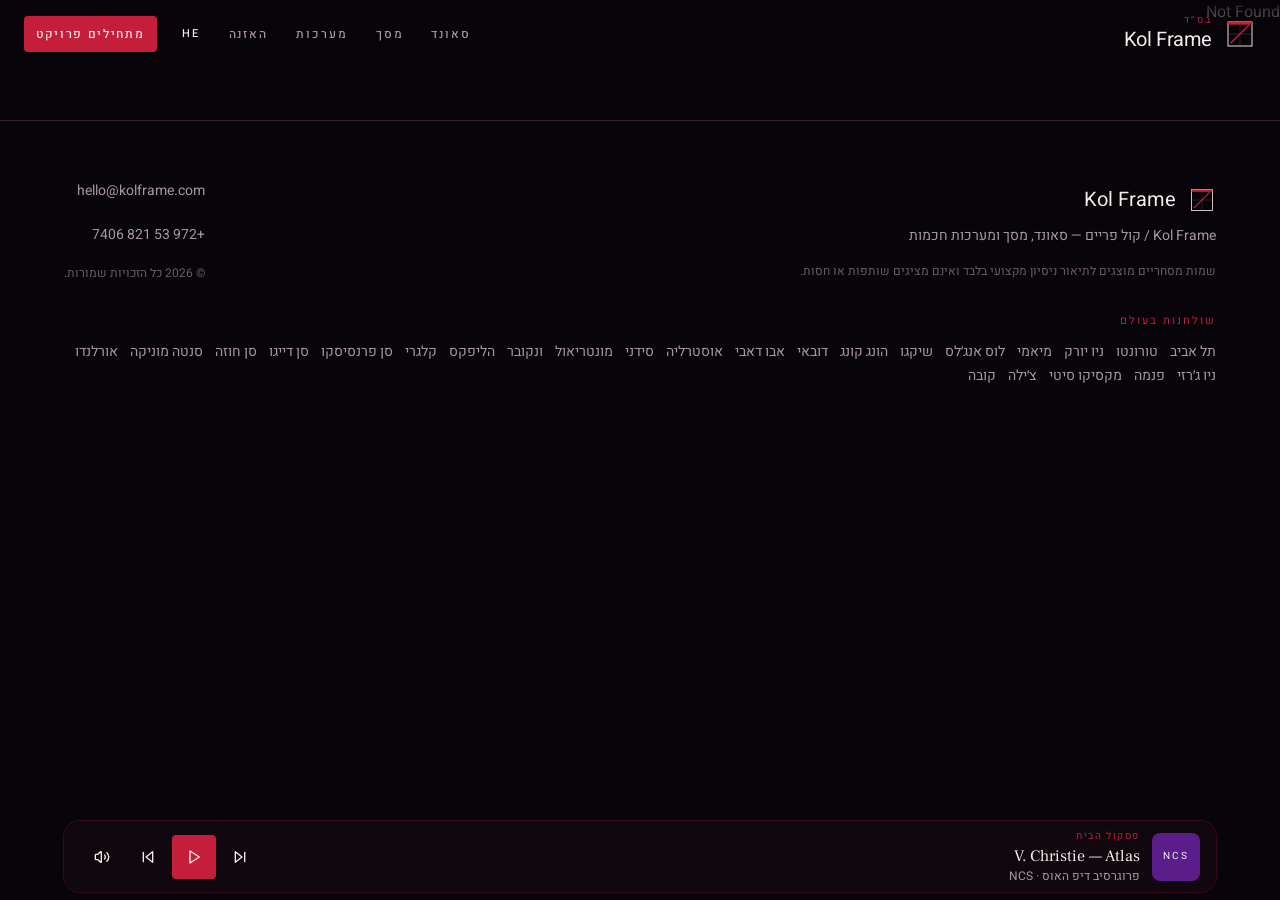
<file: index.html>
<!DOCTYPE html><html lang="he" dir="rtl" class="antialiased"><head><meta name="twitter:card" content="summary_large_image"><meta property="og:title" content="Kol Frame | קול פריים"><meta property="og:type" content="x:game"><meta charSet="utf-8"/><meta name="viewport" content="width=device-width, initial-scale=1"/><link rel="preload" as="image" href="/media/films/studio.jpg"/><link rel="preload" as="image" href="/media/films/llm.jpg"/><link rel="preload" as="image" href="/media/films/architect.jpg"/><link rel="preload" as="image" href="/media/films/cut.jpg"/><link rel="preload" as="image" href="/media/films/grade.jpg"/><link rel="preload" as="image" href="/media/films/live.jpg"/><link rel="preload" as="image" href="/media/films/venue.jpg"/><link rel="preload" as="image" href="/media/theater.jpg"/><link rel="stylesheet" href="/assets/styles-BMNzTEmi.css" data-precedence="default"/><title>Kol Frame | קול פריים — סאונד, מסך ו־AI</title><meta name="theme-color" content="#07040A"/><meta name="description" content="Kol Frame | קול פריים — סאונד, מסך ו־AI. אולפן מדיה לסאונד, קולנוע, בינה מלאכותית ופיתוח."/><link rel="modulepreload" href="/assets/index-Ycjy8Weo.js"/><link rel="modulepreload" href="/assets/utils-DiIYabjx.js"/><link rel="modulepreload" href="/assets/routes-BG757HkY.js"/><link rel="modulepreload" href="/assets/vfx-canvas-DGHCo59Y.js"/><link rel="icon" type="image/svg+xml" href="/favicon.svg"/><link rel="manifest" href="/__grok/manifest.webmanifest"/><link rel="apple-touch-icon" href="/__grok/icon-180.png"/><meta name="apple-mobile-web-app-title" content="Kol Frame | קול פריים"><meta name="apple-mobile-web-app-status-bar-style" content="black"><script src="https://grok.com/grok-app-builder/extensions.js" defer></script></head><body><div class="relative min-h-dvh bg-bg text-fg" lang="he" dir="rtl"><header class="pointer-events-none fixed inset-x-0 top-0 z-40"><div class="pointer-events-auto flex items-center justify-between gap-3 bg-linear-to-b from-bg/92 to-transparent px-4 py-3 sm:px-6"><a aria-label="Kol Frame" class="flex items-center gap-3 text-fg active" href="/" data-status="active" aria-current="page"><svg viewBox="0 0 48 48" fill="none" class="text-fg size-8" aria-hidden="true"><rect x="6" y="6" width="36" height="36" stroke="currentColor" stroke-width="1.4"></rect><path d="M6 24 H42" stroke="currentColor" stroke-width="0.6" opacity="0.35"></path><path d="M24 6 V42" stroke="currentColor" stroke-width="0.6" opacity="0.35"></path><path d="M10 38 L38 10" class="stroke-crimson" stroke-width="2.2"></path><rect x="6" y="6" width="36" height="4" class="fill-crimson"></rect></svg><span class="flex flex-col leading-tight"><span class="text-[10px] tracking-[0.22em] text-crimson">בס״ד</span><span class="font-display text-xl tracking-[-0.02em]">Kol Frame</span></span></a><nav class="hidden items-center gap-1 lg:flex" aria-label="Primary"><a href="/sound" class="inline-flex h-11 items-center px-3 text-xs font-medium tracking-[0.16em] uppercase transition-opacity duration-150 text-muted hover:text-fg">סאונד</a><a href="/screen" class="inline-flex h-11 items-center px-3 text-xs font-medium tracking-[0.16em] uppercase transition-opacity duration-150 text-muted hover:text-fg">מסך</a><a href="/systems" class="inline-flex h-11 items-center px-3 text-xs font-medium tracking-[0.16em] uppercase transition-opacity duration-150 text-muted hover:text-fg">מערכות</a><a href="/listen" class="inline-flex h-11 items-center px-3 text-xs font-medium tracking-[0.16em] uppercase transition-opacity duration-150 text-muted hover:text-fg">האזנה</a><button class="inline-flex items-center justify-center gap-2 whitespace-nowrap rounded-sm font-medium transition-[opacity,transform,background-color,color] duration-150 ease-out focus-visible:outline-none focus-visible:ring-2 focus-visible:ring-ring/50 disabled:pointer-events-none disabled:opacity-40 active:not-disabled:scale-[0.96] bg-transparent text-fg hover:bg-fg/6 min-w-11 tracking-[0.14em] uppercase h-11 px-2 text-[11px]" aria-label="שפה" type="button" aria-haspopup="dialog" aria-expanded="false" data-state="closed">HE</button><a href="/contact" class="inline-flex items-center justify-center gap-2 whitespace-nowrap rounded-sm font-medium tracking-[0.14em] uppercase transition-[opacity,transform,background-color,color] duration-150 ease-out focus-visible:outline-none focus-visible:ring-2 focus-visible:ring-ring/50 disabled:pointer-events-none disabled:opacity-40 active:not-disabled:scale-[0.96] bg-crimson text-fg hover:bg-crimson-bright h-9 px-3 text-xs ms-2">מתחילים פרויקט</a></nav><div class="flex items-center gap-1 lg:hidden"><button class="inline-flex items-center justify-center gap-2 whitespace-nowrap rounded-sm text-sm font-medium tracking-[0.14em] uppercase transition-[opacity,transform,background-color,color] duration-150 ease-out focus-visible:outline-none focus-visible:ring-2 focus-visible:ring-ring/50 disabled:pointer-events-none disabled:opacity-40 active:not-disabled:scale-[0.96] bg-transparent text-fg hover:bg-fg/6 size-11" aria-label="תפריט" type="button" aria-haspopup="dialog" aria-expanded="false" data-state="closed"><svg xmlns="http://www.w3.org/2000/svg" width="24" height="24" viewBox="0 0 24 24" fill="none" stroke="currentColor" stroke-width="2" stroke-linecap="round" stroke-linejoin="round" class="lucide lucide-menu size-5" aria-hidden="true"><path d="M4 12h16"></path><path d="M4 18h16"></path><path d="M4 6h16"></path></svg></button></div></div></header><main class=""><!--$--><div class="relative h-dvh overflow-hidden bg-bg"><div class="picture-stage h-dvh overflow-hidden"><section data-scene="open" class="picture-beat relative h-dvh w-full snap-start snap-always overflow-hidden bg-bg"><div class="picture-layer absolute inset-0 is-open"><div class="picture-shift absolute inset-0"><video class="absolute inset-0 h-full w-full object-cover" src="/media/films/set.mp4" poster="/media/films/set.jpg" muted="" loop="" playsInline="" preload="auto"></video></div></div><div class="pointer-events-none absolute inset-0 bg-linear-to-t from-bg/70 via-transparent to-bg/25"></div><div class="letterbox-t"></div><div class="letterbox-b"></div><div class="absolute inset-x-0 bottom-28 z-20 flex flex-col items-start px-8 sm:px-12"><p class="pointer-events-none font-display text-xl tracking-[0.28em] text-fg/90 uppercase sm:text-3xl opacity-0">קול פריים</p><p class="pointer-events-none mt-3 max-w-xl text-sm tracking-[0.08em] text-bone-dim sm:text-base opacity-0">עשרים וחמש שנה. סאונד. מסך. מערכות.</p></div></section><section data-scene="picture" class="picture-beat relative h-dvh w-full snap-start snap-always overflow-hidden bg-bg"><div class="picture-layer absolute inset-0 is-shut"><div class="picture-shift absolute inset-0"><video class="absolute inset-0 h-full w-full object-cover" src="/media/films/stage-lot.mp4" poster="/media/stage-lot.jpg" muted="" loop="" playsInline="" preload="metadata"></video></div></div><div class="pointer-events-none absolute inset-0 bg-linear-to-t from-bg/70 via-transparent to-bg/25"></div><div class="letterbox-t"></div><div class="letterbox-b"></div><div class="absolute inset-x-0 bottom-28 z-20 flex flex-col items-start px-8 sm:px-12"><p class="pointer-events-none font-display text-xl tracking-[0.28em] text-fg/90 uppercase sm:text-3xl opacity-0">קולנוע</p><p class="pointer-events-none mt-3 max-w-xl text-sm tracking-[0.08em] text-bone-dim sm:text-base opacity-0">בימוי, כתיבה, הפקת סרטים.</p></div></section><section data-scene="sound" class="picture-beat relative h-dvh w-full snap-start snap-always overflow-hidden bg-bg"><div class="picture-layer absolute inset-0 is-shut"><div class="picture-shift absolute inset-0"><img src="/media/films/studio.jpg" alt="" class="absolute inset-0 h-full w-full object-cover"/></div></div><div class="pointer-events-none absolute inset-0 bg-linear-to-t from-bg/70 via-transparent to-bg/25"></div><div class="letterbox-t"></div><div class="letterbox-b"></div><div class="absolute inset-x-0 bottom-28 z-20 flex flex-col items-start px-8 sm:px-12"><p class="pointer-events-none font-display text-xl tracking-[0.28em] text-fg/90 uppercase sm:text-3xl opacity-0">מוזיקה</p><p class="pointer-events-none mt-3 max-w-xl text-sm tracking-[0.08em] text-bone-dim sm:text-base opacity-0">הפקה, הלחנה, הנדסת סאונד.</p></div></section><section data-scene="lab" class="picture-beat relative h-dvh w-full snap-start snap-always overflow-hidden bg-bg"><div class="picture-layer absolute inset-0 is-shut"><div class="picture-shift absolute inset-0"><img src="/media/films/llm.jpg" alt="" class="absolute inset-0 h-full w-full object-cover"/></div></div><div class="pointer-events-none absolute inset-0 bg-linear-to-t from-bg/70 via-transparent to-bg/25"></div><div class="letterbox-t"></div><div class="letterbox-b"></div><div class="absolute inset-x-0 bottom-28 z-20 flex flex-col items-start px-8 sm:px-12"><p class="pointer-events-none font-display text-xl tracking-[0.28em] text-fg/90 uppercase sm:text-3xl opacity-0">סוכנים</p><p class="pointer-events-none mt-3 max-w-xl text-sm tracking-[0.08em] text-bone-dim sm:text-base opacity-0">בינה מלאכותית, סוכנים, אוטומציה.</p></div></section><section data-scene="architect" class="picture-beat relative h-dvh w-full snap-start snap-always overflow-hidden bg-bg"><div class="picture-layer absolute inset-0 is-shut"><div class="picture-shift absolute inset-0"><img src="/media/films/architect.jpg" alt="" class="absolute inset-0 h-full w-full object-cover"/></div></div><div class="pointer-events-none absolute inset-0 bg-linear-to-t from-bg/70 via-transparent to-bg/25"></div><div class="letterbox-t"></div><div class="letterbox-b"></div><div class="absolute inset-x-0 bottom-28 z-20 flex flex-col items-start px-8 sm:px-12"><p class="pointer-events-none font-display text-xl tracking-[0.28em] text-fg/90 uppercase sm:text-3xl opacity-0">מערכות</p><p class="pointer-events-none mt-3 max-w-xl text-sm tracking-[0.08em] text-bone-dim sm:text-base opacity-0">SaaS, Priority, קופות אביב.</p></div></section><section data-scene="cut" class="picture-beat relative h-dvh w-full snap-start snap-always overflow-hidden bg-bg"><div class="picture-layer absolute inset-0 is-shut"><div class="picture-shift absolute inset-0"><img src="/media/films/cut.jpg" alt="" class="absolute inset-0 h-full w-full object-cover"/></div></div><div class="pointer-events-none absolute inset-0 bg-linear-to-t from-bg/70 via-transparent to-bg/25"></div><div class="letterbox-t"></div><div class="letterbox-b"></div><div class="absolute inset-x-0 bottom-28 z-20 flex flex-col items-start px-8 sm:px-12"><p class="pointer-events-none font-display text-xl tracking-[0.28em] text-fg/90 uppercase sm:text-3xl opacity-0">תוכן</p><p class="pointer-events-none mt-3 max-w-xl text-sm tracking-[0.08em] text-bone-dim sm:text-base opacity-0">יצירת תוכן, שיווק ברשתות.</p></div></section><section data-scene="grade" class="picture-beat relative h-dvh w-full snap-start snap-always overflow-hidden bg-bg"><div class="picture-layer absolute inset-0 is-shut"><div class="picture-shift absolute inset-0"><img src="/media/films/grade.jpg" alt="" class="absolute inset-0 h-full w-full object-cover"/></div></div><div class="pointer-events-none absolute inset-0 bg-linear-to-t from-bg/70 via-transparent to-bg/25"></div><div class="letterbox-t"></div><div class="letterbox-b"></div><div class="absolute inset-x-0 bottom-28 z-20 flex flex-col items-start px-8 sm:px-12"><p class="pointer-events-none font-display text-xl tracking-[0.28em] text-fg/90 uppercase sm:text-3xl opacity-0">ווב</p><p class="pointer-events-none mt-3 max-w-xl text-sm tracking-[0.08em] text-bone-dim sm:text-base opacity-0">עיצוב אתרים, פיתוח, פלטפורמות.</p></div></section><section data-scene="live" class="picture-beat relative h-dvh w-full snap-start snap-always overflow-hidden bg-bg"><div class="picture-layer absolute inset-0 is-shut"><div class="picture-shift absolute inset-0"><img src="/media/films/live.jpg" alt="" class="absolute inset-0 h-full w-full object-cover"/></div></div><div class="pointer-events-none absolute inset-0 bg-linear-to-t from-bg/70 via-transparent to-bg/25"></div><div class="letterbox-t"></div><div class="letterbox-b"></div><div class="absolute inset-x-0 bottom-28 z-20 flex flex-col items-start px-8 sm:px-12"><p class="pointer-events-none font-display text-xl tracking-[0.28em] text-fg/90 uppercase sm:text-3xl opacity-0">בידור</p><p class="pointer-events-none mt-3 max-w-xl text-sm tracking-[0.08em] text-bone-dim sm:text-base opacity-0">בידור, קולנוע, אירועים.</p></div></section><section data-scene="venue" class="picture-beat relative h-dvh w-full snap-start snap-always overflow-hidden bg-bg"><div class="picture-layer absolute inset-0 is-shut"><div class="picture-shift absolute inset-0"><img src="/media/films/venue.jpg" alt="" class="absolute inset-0 h-full w-full object-cover"/></div></div><div class="pointer-events-none absolute inset-0 bg-linear-to-t from-bg/70 via-transparent to-bg/25"></div><div class="letterbox-t"></div><div class="letterbox-b"></div><div class="absolute inset-x-0 bottom-28 z-20 flex flex-col items-start px-8 sm:px-12"><p class="pointer-events-none font-display text-xl tracking-[0.28em] text-fg/90 uppercase sm:text-3xl opacity-0">יצירה</p><p class="pointer-events-none mt-3 max-w-xl text-sm tracking-[0.08em] text-bone-dim sm:text-base opacity-0">קריאייטיב, הלחנה, בימוי.</p></div></section><section data-scene="end" class="picture-beat relative h-dvh w-full snap-start snap-always overflow-hidden bg-bg"><div class="picture-layer absolute inset-0 is-shut"><div class="picture-shift absolute inset-0"><img src="/media/theater.jpg" alt="" class="absolute inset-0 h-full w-full object-cover"/></div></div><div class="pointer-events-none absolute inset-0 bg-linear-to-t from-bg/70 via-transparent to-bg/25"></div><div class="letterbox-t"></div><div class="letterbox-b"></div><div class="absolute inset-x-0 bottom-28 z-20 flex flex-col items-start px-8 sm:px-12"><a href="/contact" class="font-display text-5xl font-semibold tracking-[0.14em] text-hero-grad uppercase sm:text-7xl opacity-0">מתחילים</a><p class="pointer-events-none mt-3 max-w-xl text-sm tracking-[0.08em] text-bone-dim sm:text-base opacity-0">מתחילים פרויקט.</p></div></section></div><div class="pointer-events-none absolute inset-0 z-10 opacity-20 mix-blend-screen"><canvas class="block h-full w-full touch-none" aria-hidden="true"></canvas></div><div class="film-grain"></div><button type="button" class="absolute inset-0 z-30 flex flex-col items-center justify-center bg-bg/25" aria-label="כניסה"><p class="font-serif text-xs tracking-[0.42em] text-metal uppercase">הפקה של קול פריים</p><div class="mt-5 h-px w-44 bg-crimson"></div><p class="mt-5 font-display text-5xl tracking-[0.2em] text-fg uppercase sm:text-7xl">Kol Frame</p><span class="mt-10 inline-flex h-14 items-center bg-crimson px-12 text-sm tracking-[0.36em] text-fg uppercase">כניסה</span><span class="mt-6 text-[11px] tracking-[0.32em] text-bone-dim uppercase">גלול</span></button></div><!--/$--></main><div class="pointer-events-none fixed inset-x-0 bottom-0 z-50"><audio preload="none"></audio><div class="pointer-events-auto mx-auto mb-[max(0.5rem,env(safe-area-inset-bottom))] flex max-w-6xl items-center gap-3 rounded-xl bg-bg-elevated/95 px-3 py-2 shadow-border backdrop-blur-md sm:px-4"><button type="button" class="relative flex size-12 shrink-0 items-center justify-center overflow-hidden rounded-md bg-purple" aria-label="נגן"><span class="font-display text-[10px] tracking-[0.18em] text-fg">NCS</span></button><div class="min-w-0 flex-1"><p class="text-[10px] tracking-[0.16em] text-crimson uppercase">פסקול הבית</p><p class="truncate font-serif text-base text-fg">V. Christie<!-- --> — <!-- -->Atlas</p><p class="hidden truncate text-xs text-muted sm:block">פרוגרסיב דיפ האוס<!-- --> · <!-- -->NCS</p></div><div class="flex items-center gap-0.5"><button class="inline-flex items-center justify-center gap-2 whitespace-nowrap rounded-sm text-sm font-medium tracking-[0.14em] uppercase transition-[opacity,transform,background-color,color] duration-150 ease-out focus-visible:outline-none focus-visible:ring-2 focus-visible:ring-ring/50 disabled:pointer-events-none disabled:opacity-40 active:not-disabled:scale-[0.96] bg-transparent text-fg hover:bg-fg/6 size-11" aria-label="הקודם"><svg xmlns="http://www.w3.org/2000/svg" width="24" height="24" viewBox="0 0 24 24" fill="none" stroke="currentColor" stroke-width="2" stroke-linecap="round" stroke-linejoin="round" class="lucide lucide-skip-back size-4 rtl:rotate-180" aria-hidden="true"><polygon points="19 20 9 12 19 4 19 20"></polygon><line x1="5" x2="5" y1="19" y2="5"></line></svg></button><button class="inline-flex items-center justify-center gap-2 whitespace-nowrap rounded-sm text-sm font-medium tracking-[0.14em] uppercase transition-[opacity,transform,background-color,color] duration-150 ease-out focus-visible:outline-none focus-visible:ring-2 focus-visible:ring-ring/50 disabled:pointer-events-none disabled:opacity-40 active:not-disabled:scale-[0.96] bg-crimson text-fg hover:bg-crimson-bright size-11" aria-label="נגן"><svg xmlns="http://www.w3.org/2000/svg" width="24" height="24" viewBox="0 0 24 24" fill="none" stroke="currentColor" stroke-width="2" stroke-linecap="round" stroke-linejoin="round" class="lucide lucide-play size-4" aria-hidden="true"><polygon points="6 3 20 12 6 21 6 3"></polygon></svg></button><button class="inline-flex items-center justify-center gap-2 whitespace-nowrap rounded-sm text-sm font-medium tracking-[0.14em] uppercase transition-[opacity,transform,background-color,color] duration-150 ease-out focus-visible:outline-none focus-visible:ring-2 focus-visible:ring-ring/50 disabled:pointer-events-none disabled:opacity-40 active:not-disabled:scale-[0.96] bg-transparent text-fg hover:bg-fg/6 size-11" aria-label="הבא"><svg xmlns="http://www.w3.org/2000/svg" width="24" height="24" viewBox="0 0 24 24" fill="none" stroke="currentColor" stroke-width="2" stroke-linecap="round" stroke-linejoin="round" class="lucide lucide-skip-forward size-4 rtl:rotate-180" aria-hidden="true"><polygon points="5 4 15 12 5 20 5 4"></polygon><line x1="19" x2="19" y1="5" y2="19"></line></svg></button><button class="items-center justify-center gap-2 whitespace-nowrap rounded-sm text-sm font-medium tracking-[0.14em] uppercase transition-[opacity,transform,background-color,color] duration-150 ease-out focus-visible:outline-none focus-visible:ring-2 focus-visible:ring-ring/50 disabled:pointer-events-none disabled:opacity-40 active:not-disabled:scale-[0.96] bg-transparent text-fg hover:bg-fg/6 hidden size-11 sm:inline-flex" aria-label="השתק"><svg xmlns="http://www.w3.org/2000/svg" width="24" height="24" viewBox="0 0 24 24" fill="none" stroke="currentColor" stroke-width="2" stroke-linecap="round" stroke-linejoin="round" class="lucide lucide-volume2 lucide-volume-2 size-4" aria-hidden="true"><path d="M11 4.702a.705.705 0 0 0-1.203-.498L6.413 7.587A1.4 1.4 0 0 1 5.416 8H3a1 1 0 0 0-1 1v6a1 1 0 0 0 1 1h2.416a1.4 1.4 0 0 1 .997.413l3.383 3.384A.705.705 0 0 0 11 19.298z"></path><path d="M16 9a5 5 0 0 1 0 6"></path><path d="M19.364 18.364a9 9 0 0 0 0-12.728"></path></svg></button></div></div></div></div><script class="$tsr" id="$tsr-stream-barrier">(self.$R=self.$R||{})["tsr"]=[];self.$_TSR={h(){this.hydrated=!0,this.c()},e(){this.streamEnded=!0,this.c()},c(){this.hydrated&&this.streamEnded&&(delete self.$_TSR,delete self.$R.tsr)},p(e){this.initialized?e():this.buffer.push(e)},buffer:[]};$_TSR.router=($R=>$R[0]={manifest:$R[1]={routes:$R[2]={__root__:$R[3]={preloads:$R[4]=["/assets/index-Ycjy8Weo.js","/assets/utils-DiIYabjx.js"],scripts:$R[5]=[$R[6]={attrs:$R[7]={type:"module",async:!0,src:"/assets/index-Ycjy8Weo.js"}}]},"/":$R[8]={preloads:$R[9]=["/assets/routes-BG757HkY.js","/assets/vfx-canvas-DGHCo59Y.js"]}}},matches:$R[10]=[$R[11]={i:"__root__ ",u:1789417946932,s:"success",ssr:!0},$R[12]={i:"  ",u:1789417946932,s:"success",ssr:!0}]})($R["tsr"]);$_TSR.e();document.currentScript.remove()</script><script type="module" async="" src="/assets/index-Ycjy8Weo.js"></script><script src="/assets/kolframe-immersive.js" defer></script></body></html>
</file>
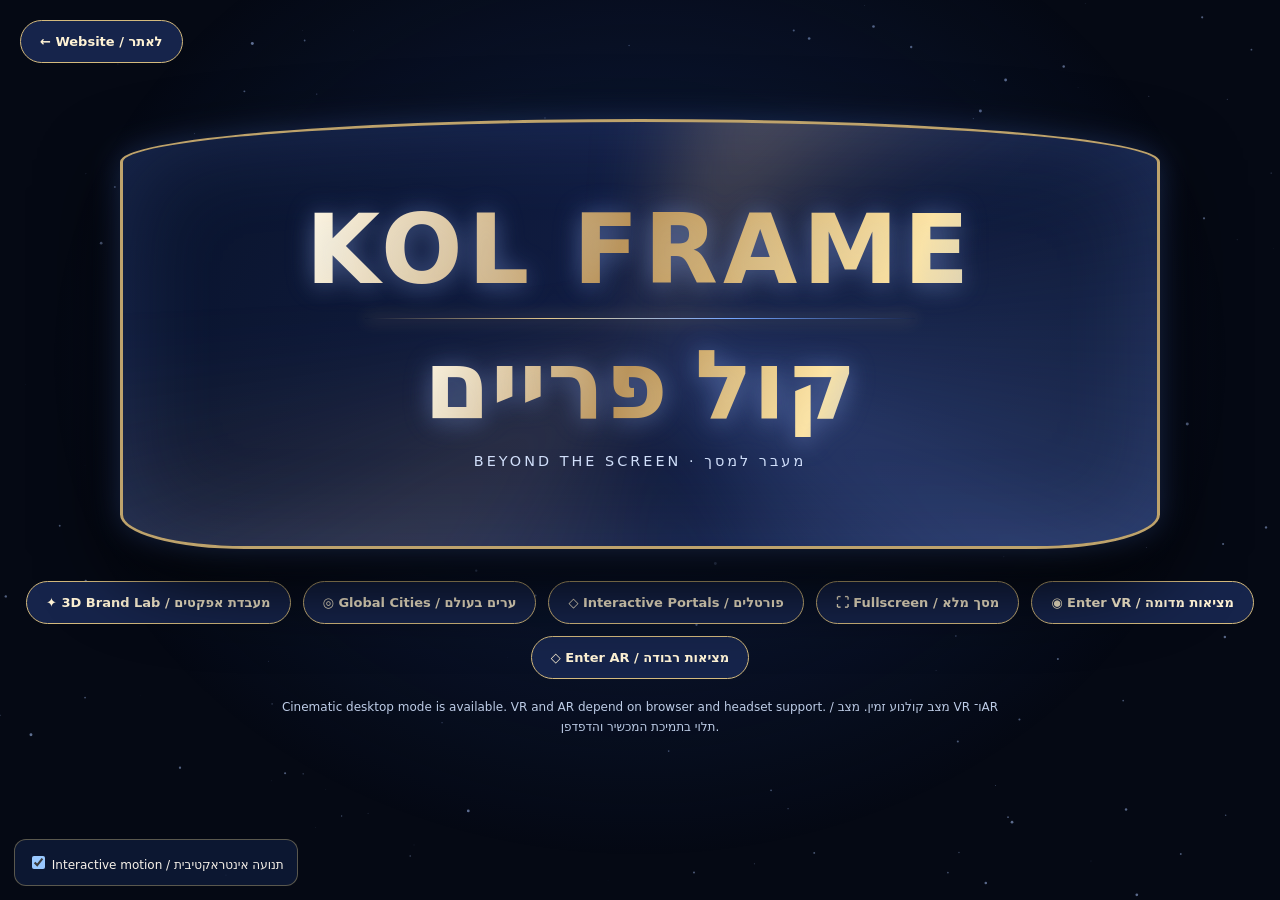
<file: cinema/index.html>
<!doctype html>
<html lang="en"><head><meta charset="utf-8"><meta name="viewport" content="width=device-width,initial-scale=1"><meta name="theme-color" content="#080d1b"><meta name="description" content="Kol Frame immersive cinema — קול פריים קולנוע אינטראקטיבי"><title>Kol Frame Cinema | קול פריים</title>
<style>
:root{color-scheme:dark;--gold:#e2c78c;--blue:#73a5ff}*{box-sizing:border-box}html,body{margin:0;min-height:100%;background:#050914;color:#f8f2ea;font-family:system-ui,"Arial",sans-serif}body{overflow-x:hidden}
#stars{position:fixed;inset:0;width:100%;height:100%;pointer-events:none;opacity:.85}
main{position:relative;z-index:1;min-height:100dvh;display:grid;place-items:center;padding:5rem 1rem 7rem;background:radial-gradient(ellipse at 50% 40%,#18357677,transparent 65%)}
.screen{position:relative;width:min(1040px,96vw);min-height:430px;padding:clamp(22px,5vw,70px);border:3px solid #bea36c;border-radius:50% 50% 12% 12% / 10% 10% 8% 8%;background:linear-gradient(120deg,#09132a 0%,#111d43 48%,#09132a);box-shadow:0 0 30px #4c75d14d,inset 0 0 100px #6c91f830,0 30px 80px #000;transform:perspective(1400px) rotateY(var(--ry,0deg)) rotateX(var(--rx,0deg));transition:transform .3s ease-out;display:grid;align-content:center;justify-items:center;gap:1rem;text-align:center;overflow:hidden}
.screen:before{content:"";position:absolute;inset:-40%;background:conic-gradient(from 0deg,transparent 0deg,#ffcf803b 28deg,transparent 65deg,#7c9dff40 120deg,transparent 165deg,#e6b86622 230deg,transparent 270deg);animation:orb 19s linear infinite;filter:blur(35px)}
@keyframes orb{to{transform:rotate(360deg)}}
.wordmark{position:relative;isolation:isolate;margin:0;font-weight:900;letter-spacing:.055em;line-height:1.07;font-size:clamp(2.25rem,8vw,6rem);background:linear-gradient(110deg,#fff8e5 0%,#ba9154 22%,#ffe4a0 42%,#7e9fe7 58%,#fff6dd 80%,#ae8a4e);background-size:220% auto;background-clip:text;-webkit-background-clip:text;color:transparent;text-shadow:0 5px 25px #bbdbff22;filter:drop-shadow(0 0 13px #819ef555);animation:shimmer 7s linear infinite}
.wordmark.he{direction:rtl;letter-spacing:0;font-family:Arial,"Noto Sans Hebrew",system-ui,sans-serif}
.wordmark.en{direction:ltr}
@keyframes shimmer{to{background-position:220% 0}}
.separator{position:relative;height:1px;width:min(74%,550px);background:linear-gradient(90deg,transparent,var(--gold),var(--blue),transparent);box-shadow:0 0 15px var(--gold)}
.sub{position:relative;text-transform:uppercase;letter-spacing:.21em;font-size:clamp(.65rem,1.5vw,.9rem);color:#d1dffa}
.actions{display:flex;justify-content:center;flex-wrap:wrap;gap:12px;margin-top:2rem}
button,.button{font:600 13px system-ui;color:#fff3d5;background:#16244b;border:1px solid #d4ba7e;border-radius:99px;padding:13px 19px;cursor:pointer;text-decoration:none}
button:hover,.button:hover{background:#27457c}button:focus-visible,.button:focus-visible{outline:3px solid #8dbbff;outline-offset:4px}
.status{font-size:12px;color:#becde7;margin-top:18px;text-align:center;max-width:720px;line-height:1.7}
.control{position:fixed;left:14px;bottom:14px;z-index:5;background:#0e1a35e8;padding:13px;border:1px solid #cfb87966;border-radius:12px;font-size:12px}
.back{position:fixed;left:20px;top:20px;z-index:6}
@media(prefers-reduced-motion:reduce){.screen,.wordmark,.screen:before{animation:none!important;transition:none!important;transform:none!important}}
@media(max-width:600px){.screen{min-height:360px;padding:20px;border-radius:18px}.wordmark{font-size:clamp(2.1rem,9vw,3.7rem)}.control{position:static;display:inline-block;margin:0 14px 14px}.back{position:relative;display:inline-block;left:auto;top:auto;margin:14px}}
</style></head>
<body><canvas id="stars" aria-hidden="true"></canvas><a class="button back" href="/" aria-label="Return to Kol Frame homepage">← Website / לאתר</a>
<main><section aria-label="Kol Frame immersive cinema" style="width:100%;display:grid;place-items:center"><div class="screen" id="screen"><h1 class="wordmark en" lang="en">KOL FRAME</h1><div class="separator"></div><h2 class="wordmark he" lang="he" dir="rtl">קול פריים</h2><div class="sub">BEYOND THE SCREEN · מעבר למסך</div></div>
<div class="actions"><a class="button" href="/lab/">✦ 3D Brand Lab / מעבדת אפקטים</a><a class="button" href="/locations/">◎ Global Cities / ערים בעולם</a><a class="button" href="/portals/">◇ Interactive Portals / פורטלים</a><button id="full">⛶ Fullscreen / מסך מלא</button><button id="vr">◉ Enter VR / מציאות מדומה</button><button id="ar">◇ Enter AR / מציאות רבודה</button></div>
<p class="status" id="status" role="status" aria-live="polite">Cinematic desktop mode is available. VR and AR depend on browser and headset support. / מצב קולנוע זמין. מצב VR ו־AR תלוי בתמיכת המכשיר והדפדפן.</p></section></main>
<div class="control"><label><input id="motion" type="checkbox" checked> Interactive motion / תנועה אינטראקטיבית</label></div>
<script>
(()=>{"use strict";const screen=document.getElementById('screen'),status=document.getElementById('status'),motion=document.getElementById('motion'),reduce=matchMedia('(prefers-reduced-motion:reduce)'),canvas=document.getElementById('stars'),ctx=canvas.getContext('2d');let stars=[],raf=0;const resize=()=>{const d=Math.min(devicePixelRatio||1,2);canvas.width=Math.floor(innerWidth*d);canvas.height=Math.floor(innerHeight*d);ctx?.setTransform(d,0,0,d,0,0);stars=Array.from({length:Math.min(155,Math.round(innerWidth*innerHeight/7000))},()=>({x:Math.random()*innerWidth,y:Math.random()*innerHeight,r:Math.random()*1.3+.2,v:Math.random()*.18+.04}))};resize();addEventListener('resize',resize,{passive:true});
function draw(){raf=0;if(!ctx||document.hidden||reduce.matches||!motion.checked)return;ctx.clearRect(0,0,innerWidth,innerHeight);ctx.fillStyle='#afc9ff';for(const p of stars){p.y+=p.v;if(p.y>innerHeight)p.y=0;ctx.globalAlpha=.2+p.r*.3;ctx.beginPath();ctx.arc(p.x,p.y,p.r,0,Math.PI*2);ctx.fill()}ctx.globalAlpha=1;raf=requestAnimationFrame(draw)}draw();document.addEventListener('visibilitychange',()=>{if(!document.hidden&&!raf)draw()});
motion.addEventListener('change',()=>{if(!motion.checked){screen.style.removeProperty('--rx');screen.style.removeProperty('--ry');ctx?.clearRect(0,0,innerWidth,innerHeight)}else if(!raf)draw()});
document.addEventListener('pointermove',e=>{if(reduce.matches||!motion.checked||e.pointerType==='touch')return;const x=(e.clientX/innerWidth-.5)*8,y=(e.clientY/innerHeight-.5)*-5;screen.style.setProperty('--ry',x.toFixed(2)+'deg');screen.style.setProperty('--rx',y.toFixed(2)+'deg')},{passive:true});
document.getElementById('full').onclick=()=>{if(document.fullscreenElement)document.exitFullscreen?.();else document.documentElement.requestFullscreen?.().catch(()=>{status.textContent='Fullscreen is unavailable in this browser. / מסך מלא אינו זמין בדפדפן זה.'})};
async function supported(type){try{return !!navigator.xr&&await navigator.xr.isSessionSupported(type)}catch{return false}}
async function enter(type){if(!await supported(type)){status.textContent=type==='immersive-vr'?'VR mode is unsupported on this device/browser. / מצב VR אינו נתמך במכשיר זה.':'AR mode is unsupported on this device/browser. / מצב AR אינו נתמך במכשיר זה.';return}
status.textContent='WebXR support detected. This cinema preview does not yet include a full stereoscopic XR renderer. / זוהתה תמיכה ב־WebXR. תצוגה זו עדיין אינה כוללת מנוע XR סטריאוסקופי מלא.'}
document.getElementById('vr').onclick=()=>enter('immersive-vr');document.getElementById('ar').onclick=()=>enter('immersive-ar');
})();
</script></body></html>
</file>
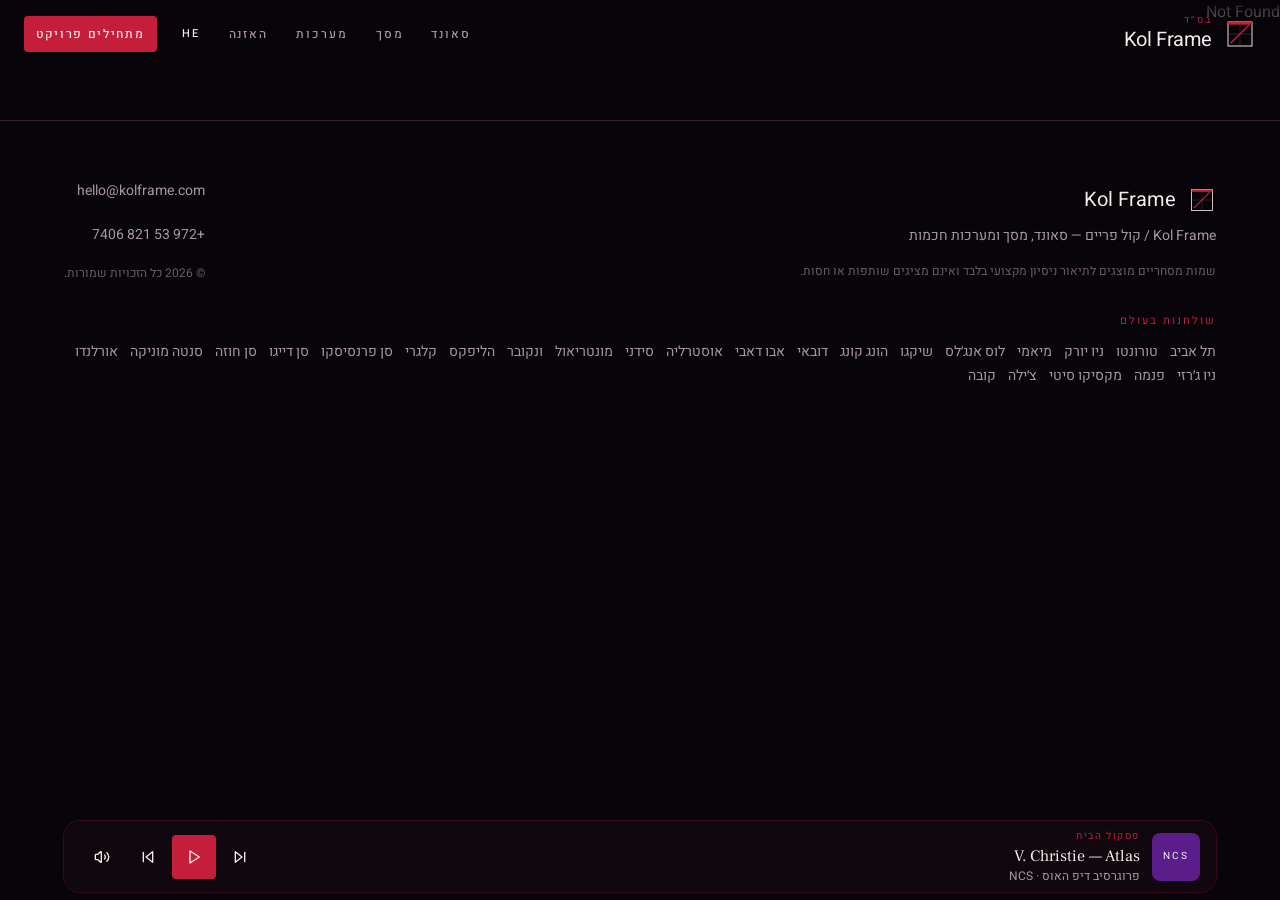
<file: contact/index.html>
<!DOCTYPE html><html lang="he" dir="rtl" class="antialiased"><head><meta name="twitter:card" content="summary_large_image"><meta property="og:title" content="Kol Frame | קול פריים"><meta property="og:type" content="x:game"><meta charSet="utf-8"/><meta name="viewport" content="width=device-width, initial-scale=1"/><link rel="stylesheet" href="/assets/styles-BMNzTEmi.css" data-precedence="default"/><title>Kol Frame | קול פריים — סאונד, מסך ו־AI</title><meta name="theme-color" content="#07040A"/><meta name="description" content="Kol Frame | קול פריים — סאונד, מסך ו־AI. אולפן מדיה לסאונד, קולנוע, בינה מלאכותית ופיתוח."/><link rel="modulepreload" href="/assets/index-Ycjy8Weo.js"/><link rel="modulepreload" href="/assets/utils-DiIYabjx.js"/><link rel="modulepreload" href="/assets/contact-BrCkI6OW.js"/><link rel="icon" type="image/svg+xml" href="/favicon.svg"/><link rel="manifest" href="/__grok/manifest.webmanifest"/><link rel="apple-touch-icon" href="/__grok/icon-180.png"/><meta name="apple-mobile-web-app-title" content="Kol Frame | קול פריים"><meta name="apple-mobile-web-app-status-bar-style" content="black"><script src="https://grok.com/grok-app-builder/extensions.js" defer></script></head><body><div class="relative min-h-dvh bg-bg text-fg" lang="he" dir="rtl"><header class="pointer-events-none fixed inset-x-0 top-0 z-40"><div class="pointer-events-auto flex items-center justify-between gap-3 bg-linear-to-b from-bg/92 to-transparent px-4 py-3 sm:px-6"><a aria-label="Kol Frame" href="/" class="flex items-center gap-3 text-fg"><svg viewBox="0 0 48 48" fill="none" class="text-fg size-8" aria-hidden="true"><rect x="6" y="6" width="36" height="36" stroke="currentColor" stroke-width="1.4"></rect><path d="M6 24 H42" stroke="currentColor" stroke-width="0.6" opacity="0.35"></path><path d="M24 6 V42" stroke="currentColor" stroke-width="0.6" opacity="0.35"></path><path d="M10 38 L38 10" class="stroke-crimson" stroke-width="2.2"></path><rect x="6" y="6" width="36" height="4" class="fill-crimson"></rect></svg><span class="flex flex-col leading-tight"><span class="text-[10px] tracking-[0.22em] text-crimson">בס״ד</span><span class="font-display text-xl tracking-[-0.02em]">Kol Frame</span></span></a><nav class="hidden items-center gap-1 lg:flex" aria-label="Primary"><a href="/sound" class="inline-flex h-11 items-center px-3 text-xs font-medium tracking-[0.16em] uppercase transition-opacity duration-150 text-muted hover:text-fg">סאונד</a><a href="/screen" class="inline-flex h-11 items-center px-3 text-xs font-medium tracking-[0.16em] uppercase transition-opacity duration-150 text-muted hover:text-fg">מסך</a><a href="/systems" class="inline-flex h-11 items-center px-3 text-xs font-medium tracking-[0.16em] uppercase transition-opacity duration-150 text-muted hover:text-fg">מערכות</a><a href="/listen" class="inline-flex h-11 items-center px-3 text-xs font-medium tracking-[0.16em] uppercase transition-opacity duration-150 text-muted hover:text-fg">האזנה</a><button class="inline-flex items-center justify-center gap-2 whitespace-nowrap rounded-sm font-medium transition-[opacity,transform,background-color,color] duration-150 ease-out focus-visible:outline-none focus-visible:ring-2 focus-visible:ring-ring/50 disabled:pointer-events-none disabled:opacity-40 active:not-disabled:scale-[0.96] bg-transparent text-fg hover:bg-fg/6 min-w-11 tracking-[0.14em] uppercase h-11 px-2 text-[11px]" aria-label="שפה" type="button" aria-haspopup="dialog" aria-expanded="false" data-state="closed">HE</button><a class="inline-flex items-center justify-center gap-2 whitespace-nowrap rounded-sm font-medium tracking-[0.14em] uppercase transition-[opacity,transform,background-color,color] duration-150 ease-out focus-visible:outline-none focus-visible:ring-2 focus-visible:ring-ring/50 disabled:pointer-events-none disabled:opacity-40 active:not-disabled:scale-[0.96] bg-crimson text-fg hover:bg-crimson-bright h-9 px-3 text-xs ms-2 active" href="/contact" data-status="active" aria-current="page">מתחילים פרויקט</a></nav><div class="flex items-center gap-1 lg:hidden"><button class="inline-flex items-center justify-center gap-2 whitespace-nowrap rounded-sm text-sm font-medium tracking-[0.14em] uppercase transition-[opacity,transform,background-color,color] duration-150 ease-out focus-visible:outline-none focus-visible:ring-2 focus-visible:ring-ring/50 disabled:pointer-events-none disabled:opacity-40 active:not-disabled:scale-[0.96] bg-transparent text-fg hover:bg-fg/6 size-11" aria-label="תפריט" type="button" aria-haspopup="dialog" aria-expanded="false" data-state="closed"><svg xmlns="http://www.w3.org/2000/svg" width="24" height="24" viewBox="0 0 24 24" fill="none" stroke="currentColor" stroke-width="2" stroke-linecap="round" stroke-linejoin="round" class="lucide lucide-menu size-5" aria-hidden="true"><path d="M4 12h16"></path><path d="M4 18h16"></path><path d="M4 6h16"></path></svg></button></div></div></header><main class="pb-24"><!--$--><div class="mx-auto max-w-6xl px-6 pt-28 pb-16"><p class="text-[11px] font-medium tracking-[0.24em] text-muted uppercase">שיחה ראשונה</p><h1 class="mt-3 max-w-3xl font-display text-4xl font-medium tracking-[-0.03em] sm:text-6xl">יש חזון? נרים אותו ביחד.</h1><p class="mt-4 max-w-xl text-base leading-relaxed text-muted">הציגו את מתווה המיזם. נתחיל בהקשבה ונבנה מסלול של חזון, סאונד וטכנולוגיה.</p><div class="mt-12 grid gap-12 lg:grid-cols-[minmax(0,28rem)_1fr]"><div><ul class="space-y-2 text-sm"><li><a href="mailto:hello@kolframe.com" class="inline-flex h-11 items-center gap-3 text-fg"><svg xmlns="http://www.w3.org/2000/svg" width="24" height="24" viewBox="0 0 24 24" fill="none" stroke="currentColor" stroke-width="2" stroke-linecap="round" stroke-linejoin="round" class="lucide lucide-mail size-4 text-muted" aria-hidden="true"><path d="m22 7-8.991 5.727a2 2 0 0 1-2.009 0L2 7"></path><rect x="2" y="4" width="20" height="16" rx="2"></rect></svg>hello@kolframe.com</a></li><li><a href="tel:+972538217406" class="inline-flex h-11 items-center gap-3 text-fg"><svg xmlns="http://www.w3.org/2000/svg" width="24" height="24" viewBox="0 0 24 24" fill="none" stroke="currentColor" stroke-width="2" stroke-linecap="round" stroke-linejoin="round" class="lucide lucide-phone size-4 text-muted" aria-hidden="true"><path d="M13.832 16.568a1 1 0 0 0 1.213-.303l.355-.465A2 2 0 0 1 17 15h3a2 2 0 0 1 2 2v3a2 2 0 0 1-2 2A18 18 0 0 1 2 4a2 2 0 0 1 2-2h3a2 2 0 0 1 2 2v3a2 2 0 0 1-.8 1.6l-.468.351a1 1 0 0 0-.292 1.233 14 14 0 0 0 6.392 6.384"></path></svg>+972 53 821 7406</a></li></ul><p class="mt-6 text-sm text-subtle">שולחנות בעולם</p><p class="mt-4 text-xs text-subtle">לפני עלייה לאוויר מחברים את הטופס לכתובת הקבלה הרצויה.</p></div><form class="rounded-xl bg-bg-elevated p-6 shadow-border"><div class="flex flex-col gap-5"><div class="flex flex-col gap-2"><label class="text-xs font-medium tracking-[0.14em] text-muted uppercase" for="name">שם</label><input class="h-11 w-full rounded-md border border-border bg-bg-elevated px-3 text-sm text-fg placeholder:text-subtle transition-[box-shadow] duration-150 ease-out focus-visible:outline-none focus-visible:ring-2 focus-visible:ring-ring/40" id="name" autoComplete="name" required="" name="name"/></div><div class="flex flex-col gap-2"><label class="text-xs font-medium tracking-[0.14em] text-muted uppercase" for="email">דוא״ל</label><input class="h-11 w-full rounded-md border border-border bg-bg-elevated px-3 text-sm text-fg placeholder:text-subtle transition-[box-shadow] duration-150 ease-out focus-visible:outline-none focus-visible:ring-2 focus-visible:ring-ring/40" id="email" type="email" autoComplete="email" required="" name="email"/></div><div class="flex flex-col gap-2"><label class="text-xs font-medium tracking-[0.14em] text-muted uppercase" for="phone">טלפון</label><input class="h-11 w-full rounded-md border border-border bg-bg-elevated px-3 text-sm text-fg placeholder:text-subtle transition-[box-shadow] duration-150 ease-out focus-visible:outline-none focus-visible:ring-2 focus-visible:ring-ring/40" id="phone" type="tel" autoComplete="tel" name="phone"/></div><fieldset><legend class="mb-2 text-xs font-medium tracking-[0.14em] text-muted uppercase">תחום</legend><div class="flex flex-wrap gap-1.5"><button type="button" class="h-11 px-3 text-[11px] font-medium tracking-[0.12em] uppercase bg-bone text-bg">סאונד</button><button type="button" class="h-11 px-3 text-[11px] font-medium tracking-[0.12em] uppercase bg-bg text-muted">מסך</button><button type="button" class="h-11 px-3 text-[11px] font-medium tracking-[0.12em] uppercase bg-bg text-muted">מערכות</button></div></fieldset><div class="flex flex-col gap-2"><label class="text-xs font-medium tracking-[0.14em] text-muted uppercase" for="message">מתווה הפרויקט</label><textarea class="min-h-32 w-full rounded-md border border-border bg-bg-elevated px-3 py-3 text-sm text-fg placeholder:text-subtle transition-[box-shadow] duration-150 ease-out focus-visible:outline-none focus-visible:ring-2 focus-visible:ring-ring/40" id="message" name="message" required="" minLength="8"></textarea></div><button class="inline-flex items-center justify-center gap-2 whitespace-nowrap rounded-sm text-sm font-medium tracking-[0.14em] uppercase transition-[opacity,transform,background-color,color] duration-150 ease-out focus-visible:outline-none focus-visible:ring-2 focus-visible:ring-ring/50 disabled:pointer-events-none disabled:opacity-40 active:not-disabled:scale-[0.96] bg-crimson text-fg hover:bg-crimson-bright h-11 px-5" type="submit">הגשת מתווה</button></div></form></div><div class="mx-auto mt-16 max-w-3xl"><div class="rounded-xl bg-bg-elevated p-6 shadow-border"><p class="text-[11px] font-medium tracking-[0.24em] text-muted uppercase">עוזר אפיון</p><h2 class="mt-2 font-display text-3xl text-fg">בריף חד. שיחה טובה יותר.</h2><p class="mt-3 text-sm leading-relaxed text-muted">העוזר אוסף כיוון, אירוע ויעד ומחזיר בריף מסודר — נקודת פתיחה לשיחת הפקה. הוא אינו מחליף מפיק.</p><fieldset class="mt-6"><legend class="mb-2 text-xs font-medium tracking-[0.14em] text-muted uppercase">תחום</legend><div class="flex flex-wrap gap-1.5"><button type="button" class="h-11 px-4 text-[11px] font-medium tracking-[0.12em] uppercase bg-bg text-muted">סאונד</button><button type="button" class="h-11 px-4 text-[11px] font-medium tracking-[0.12em] uppercase bg-bg text-muted">מסך</button><button type="button" class="h-11 px-4 text-[11px] font-medium tracking-[0.12em] uppercase bg-bg text-muted">מערכות</button></div></fieldset><fieldset class="mt-5"><legend class="mb-2 text-xs font-medium tracking-[0.14em] text-muted uppercase">היקף</legend><div class="flex flex-wrap gap-1.5"><button type="button" class="h-11 px-4 text-[11px] font-medium tracking-[0.12em] uppercase bg-bone text-bg">אירוע משפחתי</button><button type="button" class="h-11 px-4 text-[11px] font-medium tracking-[0.12em] uppercase bg-bg text-muted">מותג / עסק</button><button type="button" class="h-11 px-4 text-[11px] font-medium tracking-[0.12em] uppercase bg-bg text-muted">אמן</button><button type="button" class="h-11 px-4 text-[11px] font-medium tracking-[0.12em] uppercase bg-bg text-muted">הפקה בינלאומית</button></div></fieldset><fieldset class="mt-5"><legend class="mb-2 text-xs font-medium tracking-[0.14em] text-muted uppercase">לוח זמנים</legend><div class="flex flex-wrap gap-1.5"><button type="button" class="h-11 px-4 text-[11px] font-medium tracking-[0.12em] uppercase bg-bone text-bg">השבוע</button><button type="button" class="h-11 px-4 text-[11px] font-medium tracking-[0.12em] uppercase bg-bg text-muted">החודש</button><button type="button" class="h-11 px-4 text-[11px] font-medium tracking-[0.12em] uppercase bg-bg text-muted">הרבעון</button><button type="button" class="h-11 px-4 text-[11px] font-medium tracking-[0.12em] uppercase bg-bg text-muted">גמיש</button></div></fieldset><label class="mt-5 flex flex-col gap-2"><span class="text-xs font-medium tracking-[0.14em] text-muted uppercase">הרעיון</span><textarea class="min-h-24 w-full rounded-md border border-border bg-bg px-3 py-3 text-sm text-fg placeholder:text-subtle focus-visible:outline-none focus-visible:ring-2 focus-visible:ring-ring/40"></textarea></label><div class="mt-6 rounded-md bg-bg p-4"><p class="text-[11px] tracking-[0.16em] text-muted uppercase">בריף</p><pre class="mt-2 whitespace-pre-wrap font-sans text-sm leading-relaxed text-bone-dim">בחרו תחום כדי לבנות בריף.</pre></div><button type="button" disabled="" class="mt-4 inline-flex h-11 items-center bg-bone px-5 text-sm font-medium text-bg disabled:opacity-40">הגשת מתווה</button></div></div></div><!--/$--></main><footer class="border-t border-border px-6 py-12 pb-32"><div class="mx-auto flex max-w-6xl flex-col gap-8"><div class="flex flex-col gap-8 sm:flex-row sm:items-end sm:justify-between"><div><div class="flex items-center gap-3"><svg viewBox="0 0 48 48" fill="none" class="text-fg size-7" aria-hidden="true"><rect x="6" y="6" width="36" height="36" stroke="currentColor" stroke-width="1.4"></rect><path d="M6 24 H42" stroke="currentColor" stroke-width="0.6" opacity="0.35"></path><path d="M24 6 V42" stroke="currentColor" stroke-width="0.6" opacity="0.35"></path><path d="M10 38 L38 10" class="stroke-crimson" stroke-width="2.2"></path><rect x="6" y="6" width="36" height="4" class="fill-crimson"></rect></svg><span class="font-display text-xl">Kol Frame</span></div><p class="mt-3 max-w-md text-sm text-muted">Kol Frame / קול פריים — סאונד, מסך ומערכות חכמות</p><p class="mt-4 text-xs leading-relaxed text-subtle">שמות מסחריים מוצגים לתיאור ניסיון מקצועי בלבד ואינם מציגים שותפות או חסות.</p></div><div class="text-sm text-muted"><a href="mailto:hello@kolframe.com" class="block h-11 leading-[44px]">hello@kolframe.com</a><a href="tel:+972538217406" class="block h-11 leading-[44px]">+972 53 821 7406</a><p class="mt-2 text-xs text-subtle">© <!-- -->2026<!-- --> <!-- -->כל הזכויות שמורות.</p></div></div><div><p class="text-[11px] tracking-[0.18em] text-crimson uppercase">שולחנות בעולם</p><p class="mt-3 flex flex-wrap gap-x-3 gap-y-1 text-sm text-muted"><span>תל אביב</span><span>טורונטו</span><span>ניו יורק</span><span>מיאמי</span><span>לוס אנג׳לס</span><span>שיקגו</span><span>הונג קונג</span><span>דובאי</span><span>אבו דאבי</span><span>אוסטרליה</span><span>סידני</span><span>מונטריאול</span><span>ונקובר</span><span>הליפקס</span><span>קלגרי</span><span>סן פרנסיסקו</span><span>סן דייגו</span><span>סן חוזה</span><span>סנטה מוניקה</span><span>אורלנדו</span><span>ניו ג׳רזי</span><span>פנמה</span><span>מקסיקו סיטי</span><span>צ׳ילה</span><span>קובה</span></p></div></div></footer><div class="pointer-events-none fixed inset-x-0 bottom-0 z-50"><audio preload="none"></audio><div class="pointer-events-auto mx-auto mb-[max(0.5rem,env(safe-area-inset-bottom))] flex max-w-6xl items-center gap-3 rounded-xl bg-bg-elevated/95 px-3 py-2 shadow-border backdrop-blur-md sm:px-4"><button type="button" class="relative flex size-12 shrink-0 items-center justify-center overflow-hidden rounded-md bg-purple" aria-label="נגן"><span class="font-display text-[10px] tracking-[0.18em] text-fg">NCS</span></button><div class="min-w-0 flex-1"><p class="text-[10px] tracking-[0.16em] text-crimson uppercase">פסקול הבית</p><p class="truncate font-serif text-base text-fg">V. Christie<!-- --> — <!-- -->Atlas</p><p class="hidden truncate text-xs text-muted sm:block">פרוגרסיב דיפ האוס<!-- --> · <!-- -->NCS</p></div><div class="flex items-center gap-0.5"><button class="inline-flex items-center justify-center gap-2 whitespace-nowrap rounded-sm text-sm font-medium tracking-[0.14em] uppercase transition-[opacity,transform,background-color,color] duration-150 ease-out focus-visible:outline-none focus-visible:ring-2 focus-visible:ring-ring/50 disabled:pointer-events-none disabled:opacity-40 active:not-disabled:scale-[0.96] bg-transparent text-fg hover:bg-fg/6 size-11" aria-label="הקודם"><svg xmlns="http://www.w3.org/2000/svg" width="24" height="24" viewBox="0 0 24 24" fill="none" stroke="currentColor" stroke-width="2" stroke-linecap="round" stroke-linejoin="round" class="lucide lucide-skip-back size-4 rtl:rotate-180" aria-hidden="true"><polygon points="19 20 9 12 19 4 19 20"></polygon><line x1="5" x2="5" y1="19" y2="5"></line></svg></button><button class="inline-flex items-center justify-center gap-2 whitespace-nowrap rounded-sm text-sm font-medium tracking-[0.14em] uppercase transition-[opacity,transform,background-color,color] duration-150 ease-out focus-visible:outline-none focus-visible:ring-2 focus-visible:ring-ring/50 disabled:pointer-events-none disabled:opacity-40 active:not-disabled:scale-[0.96] bg-crimson text-fg hover:bg-crimson-bright size-11" aria-label="נגן"><svg xmlns="http://www.w3.org/2000/svg" width="24" height="24" viewBox="0 0 24 24" fill="none" stroke="currentColor" stroke-width="2" stroke-linecap="round" stroke-linejoin="round" class="lucide lucide-play size-4" aria-hidden="true"><polygon points="6 3 20 12 6 21 6 3"></polygon></svg></button><button class="inline-flex items-center justify-center gap-2 whitespace-nowrap rounded-sm text-sm font-medium tracking-[0.14em] uppercase transition-[opacity,transform,background-color,color] duration-150 ease-out focus-visible:outline-none focus-visible:ring-2 focus-visible:ring-ring/50 disabled:pointer-events-none disabled:opacity-40 active:not-disabled:scale-[0.96] bg-transparent text-fg hover:bg-fg/6 size-11" aria-label="הבא"><svg xmlns="http://www.w3.org/2000/svg" width="24" height="24" viewBox="0 0 24 24" fill="none" stroke="currentColor" stroke-width="2" stroke-linecap="round" stroke-linejoin="round" class="lucide lucide-skip-forward size-4 rtl:rotate-180" aria-hidden="true"><polygon points="5 4 15 12 5 20 5 4"></polygon><line x1="19" x2="19" y1="5" y2="19"></line></svg></button><button class="items-center justify-center gap-2 whitespace-nowrap rounded-sm text-sm font-medium tracking-[0.14em] uppercase transition-[opacity,transform,background-color,color] duration-150 ease-out focus-visible:outline-none focus-visible:ring-2 focus-visible:ring-ring/50 disabled:pointer-events-none disabled:opacity-40 active:not-disabled:scale-[0.96] bg-transparent text-fg hover:bg-fg/6 hidden size-11 sm:inline-flex" aria-label="השתק"><svg xmlns="http://www.w3.org/2000/svg" width="24" height="24" viewBox="0 0 24 24" fill="none" stroke="currentColor" stroke-width="2" stroke-linecap="round" stroke-linejoin="round" class="lucide lucide-volume2 lucide-volume-2 size-4" aria-hidden="true"><path d="M11 4.702a.705.705 0 0 0-1.203-.498L6.413 7.587A1.4 1.4 0 0 1 5.416 8H3a1 1 0 0 0-1 1v6a1 1 0 0 0 1 1h2.416a1.4 1.4 0 0 1 .997.413l3.383 3.384A.705.705 0 0 0 11 19.298z"></path><path d="M16 9a5 5 0 0 1 0 6"></path><path d="M19.364 18.364a9 9 0 0 0 0-12.728"></path></svg></button></div></div></div></div><script class="$tsr" id="$tsr-stream-barrier">(self.$R=self.$R||{})["tsr"]=[];self.$_TSR={h(){this.hydrated=!0,this.c()},e(){this.streamEnded=!0,this.c()},c(){this.hydrated&&this.streamEnded&&(delete self.$_TSR,delete self.$R.tsr)},p(e){this.initialized?e():this.buffer.push(e)},buffer:[]};$_TSR.router=($R=>$R[0]={manifest:$R[1]={routes:$R[2]={__root__:$R[3]={preloads:$R[4]=["/assets/index-Ycjy8Weo.js","/assets/utils-DiIYabjx.js"],scripts:$R[5]=[$R[6]={attrs:$R[7]={type:"module",async:!0,src:"/assets/index-Ycjy8Weo.js"}}]},"/contact":$R[8]={preloads:$R[9]=["/assets/contact-BrCkI6OW.js"]}}},matches:$R[10]=[$R[11]={i:"__root__ ",u:1789417947059,s:"success",ssr:!0},$R[12]={i:" contact contact",u:1789417947059,s:"success",ssr:!0}]})($R["tsr"]);$_TSR.e();document.currentScript.remove()</script><script type="module" async="" src="/assets/index-Ycjy8Weo.js"></script></body></html>
</file>
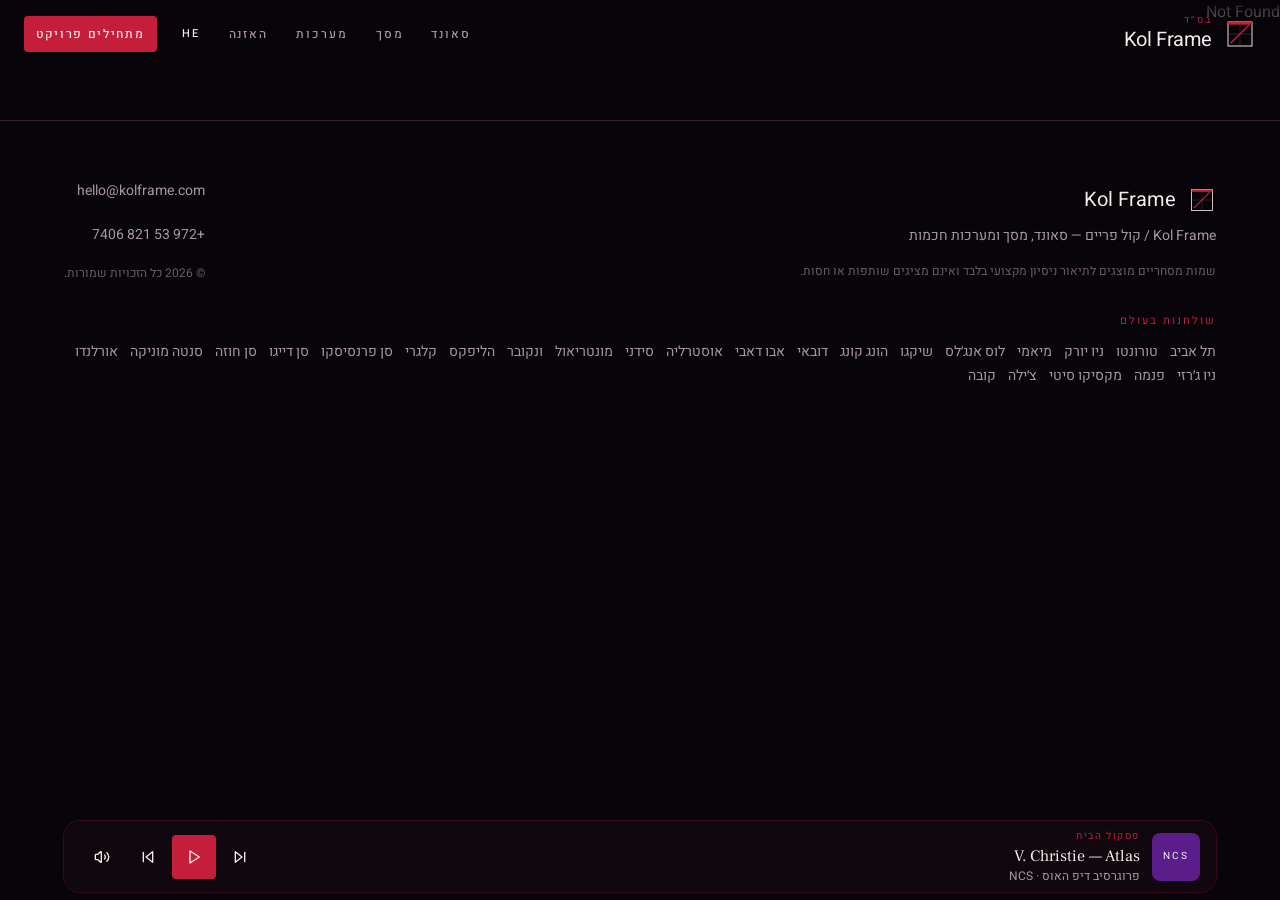
<file: house/index.html>
<!DOCTYPE html><html lang="he" dir="rtl" class="antialiased"><head><meta name="twitter:card" content="summary_large_image"><meta property="og:title" content="Kol Frame | קול פריים"><meta property="og:type" content="x:game"><meta charSet="utf-8"/><meta name="viewport" content="width=device-width, initial-scale=1"/><link rel="preload" as="image" href="/media/films/studio.jpg"/><link rel="preload" as="image" href="/media/films/llm.jpg"/><link rel="preload" as="image" href="/media/films/architect.jpg"/><link rel="preload" as="image" href="/media/films/cut.jpg"/><link rel="preload" as="image" href="/media/films/grade.jpg"/><link rel="preload" as="image" href="/media/films/live.jpg"/><link rel="preload" as="image" href="/media/films/venue.jpg"/><link rel="preload" as="image" href="/media/theater.jpg"/><link rel="stylesheet" href="/assets/styles-BMNzTEmi.css" data-precedence="default"/><title>Kol Frame | קול פריים — סאונד, מסך ו־AI</title><meta name="theme-color" content="#07040A"/><meta name="description" content="Kol Frame | קול פריים — סאונד, מסך ו־AI. אולפן מדיה לסאונד, קולנוע, בינה מלאכותית ופיתוח."/><link rel="modulepreload" href="/assets/index-Ycjy8Weo.js"/><link rel="modulepreload" href="/assets/utils-DiIYabjx.js"/><link rel="modulepreload" href="/assets/routes-BG757HkY.js"/><link rel="modulepreload" href="/assets/vfx-canvas-DGHCo59Y.js"/><link rel="icon" type="image/svg+xml" href="/favicon.svg"/><link rel="manifest" href="/__grok/manifest.webmanifest"/><link rel="apple-touch-icon" href="/__grok/icon-180.png"/><meta name="apple-mobile-web-app-title" content="Kol Frame | קול פריים"><meta name="apple-mobile-web-app-status-bar-style" content="black"><script src="https://grok.com/grok-app-builder/extensions.js" defer></script></head><body><div class="relative min-h-dvh bg-bg text-fg" lang="he" dir="rtl"><header class="pointer-events-none fixed inset-x-0 top-0 z-40"><div class="pointer-events-auto flex items-center justify-between gap-3 bg-linear-to-b from-bg/92 to-transparent px-4 py-3 sm:px-6"><a aria-label="Kol Frame" class="flex items-center gap-3 text-fg active" href="/" data-status="active" aria-current="page"><svg viewBox="0 0 48 48" fill="none" class="text-fg size-8" aria-hidden="true"><rect x="6" y="6" width="36" height="36" stroke="currentColor" stroke-width="1.4"></rect><path d="M6 24 H42" stroke="currentColor" stroke-width="0.6" opacity="0.35"></path><path d="M24 6 V42" stroke="currentColor" stroke-width="0.6" opacity="0.35"></path><path d="M10 38 L38 10" class="stroke-crimson" stroke-width="2.2"></path><rect x="6" y="6" width="36" height="4" class="fill-crimson"></rect></svg><span class="flex flex-col leading-tight"><span class="text-[10px] tracking-[0.22em] text-crimson">בס״ד</span><span class="font-display text-xl tracking-[-0.02em]">Kol Frame</span></span></a><nav class="hidden items-center gap-1 lg:flex" aria-label="Primary"><a href="/sound" class="inline-flex h-11 items-center px-3 text-xs font-medium tracking-[0.16em] uppercase transition-opacity duration-150 text-muted hover:text-fg">סאונד</a><a href="/screen" class="inline-flex h-11 items-center px-3 text-xs font-medium tracking-[0.16em] uppercase transition-opacity duration-150 text-muted hover:text-fg">מסך</a><a href="/systems" class="inline-flex h-11 items-center px-3 text-xs font-medium tracking-[0.16em] uppercase transition-opacity duration-150 text-muted hover:text-fg">מערכות</a><a href="/listen" class="inline-flex h-11 items-center px-3 text-xs font-medium tracking-[0.16em] uppercase transition-opacity duration-150 text-muted hover:text-fg">האזנה</a><button class="inline-flex items-center justify-center gap-2 whitespace-nowrap rounded-sm font-medium transition-[opacity,transform,background-color,color] duration-150 ease-out focus-visible:outline-none focus-visible:ring-2 focus-visible:ring-ring/50 disabled:pointer-events-none disabled:opacity-40 active:not-disabled:scale-[0.96] bg-transparent text-fg hover:bg-fg/6 min-w-11 tracking-[0.14em] uppercase h-11 px-2 text-[11px]" aria-label="שפה" type="button" aria-haspopup="dialog" aria-expanded="false" data-state="closed">HE</button><a href="/contact" class="inline-flex items-center justify-center gap-2 whitespace-nowrap rounded-sm font-medium tracking-[0.14em] uppercase transition-[opacity,transform,background-color,color] duration-150 ease-out focus-visible:outline-none focus-visible:ring-2 focus-visible:ring-ring/50 disabled:pointer-events-none disabled:opacity-40 active:not-disabled:scale-[0.96] bg-crimson text-fg hover:bg-crimson-bright h-9 px-3 text-xs ms-2">מתחילים פרויקט</a></nav><div class="flex items-center gap-1 lg:hidden"><button class="inline-flex items-center justify-center gap-2 whitespace-nowrap rounded-sm text-sm font-medium tracking-[0.14em] uppercase transition-[opacity,transform,background-color,color] duration-150 ease-out focus-visible:outline-none focus-visible:ring-2 focus-visible:ring-ring/50 disabled:pointer-events-none disabled:opacity-40 active:not-disabled:scale-[0.96] bg-transparent text-fg hover:bg-fg/6 size-11" aria-label="תפריט" type="button" aria-haspopup="dialog" aria-expanded="false" data-state="closed"><svg xmlns="http://www.w3.org/2000/svg" width="24" height="24" viewBox="0 0 24 24" fill="none" stroke="currentColor" stroke-width="2" stroke-linecap="round" stroke-linejoin="round" class="lucide lucide-menu size-5" aria-hidden="true"><path d="M4 12h16"></path><path d="M4 18h16"></path><path d="M4 6h16"></path></svg></button></div></div></header><main class=""><!--$--><div class="relative h-dvh overflow-hidden bg-bg"><div class="picture-stage h-dvh overflow-hidden"><section data-scene="open" class="picture-beat relative h-dvh w-full snap-start snap-always overflow-hidden bg-bg"><div class="picture-layer absolute inset-0 is-open"><div class="picture-shift absolute inset-0"><video class="absolute inset-0 h-full w-full object-cover" src="/media/films/set.mp4" poster="/media/films/set.jpg" muted="" loop="" playsInline="" preload="auto"></video></div></div><div class="pointer-events-none absolute inset-0 bg-linear-to-t from-bg/70 via-transparent to-bg/25"></div><div class="letterbox-t"></div><div class="letterbox-b"></div><div class="absolute inset-x-0 bottom-28 z-20 flex flex-col items-start px-8 sm:px-12"><p class="pointer-events-none font-display text-xl tracking-[0.28em] text-fg/90 uppercase sm:text-3xl opacity-0">קול פריים</p><p class="pointer-events-none mt-3 max-w-xl text-sm tracking-[0.08em] text-bone-dim sm:text-base opacity-0">עשרים וחמש שנה. סאונד. מסך. מערכות.</p></div></section><section data-scene="picture" class="picture-beat relative h-dvh w-full snap-start snap-always overflow-hidden bg-bg"><div class="picture-layer absolute inset-0 is-shut"><div class="picture-shift absolute inset-0"><video class="absolute inset-0 h-full w-full object-cover" src="/media/films/stage-lot.mp4" poster="/media/stage-lot.jpg" muted="" loop="" playsInline="" preload="metadata"></video></div></div><div class="pointer-events-none absolute inset-0 bg-linear-to-t from-bg/70 via-transparent to-bg/25"></div><div class="letterbox-t"></div><div class="letterbox-b"></div><div class="absolute inset-x-0 bottom-28 z-20 flex flex-col items-start px-8 sm:px-12"><p class="pointer-events-none font-display text-xl tracking-[0.28em] text-fg/90 uppercase sm:text-3xl opacity-0">קולנוע</p><p class="pointer-events-none mt-3 max-w-xl text-sm tracking-[0.08em] text-bone-dim sm:text-base opacity-0">בימוי, כתיבה, הפקת סרטים.</p></div></section><section data-scene="sound" class="picture-beat relative h-dvh w-full snap-start snap-always overflow-hidden bg-bg"><div class="picture-layer absolute inset-0 is-shut"><div class="picture-shift absolute inset-0"><img src="/media/films/studio.jpg" alt="" class="absolute inset-0 h-full w-full object-cover"/></div></div><div class="pointer-events-none absolute inset-0 bg-linear-to-t from-bg/70 via-transparent to-bg/25"></div><div class="letterbox-t"></div><div class="letterbox-b"></div><div class="absolute inset-x-0 bottom-28 z-20 flex flex-col items-start px-8 sm:px-12"><p class="pointer-events-none font-display text-xl tracking-[0.28em] text-fg/90 uppercase sm:text-3xl opacity-0">מוזיקה</p><p class="pointer-events-none mt-3 max-w-xl text-sm tracking-[0.08em] text-bone-dim sm:text-base opacity-0">הפקה, הלחנה, הנדסת סאונד.</p></div></section><section data-scene="lab" class="picture-beat relative h-dvh w-full snap-start snap-always overflow-hidden bg-bg"><div class="picture-layer absolute inset-0 is-shut"><div class="picture-shift absolute inset-0"><img src="/media/films/llm.jpg" alt="" class="absolute inset-0 h-full w-full object-cover"/></div></div><div class="pointer-events-none absolute inset-0 bg-linear-to-t from-bg/70 via-transparent to-bg/25"></div><div class="letterbox-t"></div><div class="letterbox-b"></div><div class="absolute inset-x-0 bottom-28 z-20 flex flex-col items-start px-8 sm:px-12"><p class="pointer-events-none font-display text-xl tracking-[0.28em] text-fg/90 uppercase sm:text-3xl opacity-0">סוכנים</p><p class="pointer-events-none mt-3 max-w-xl text-sm tracking-[0.08em] text-bone-dim sm:text-base opacity-0">בינה מלאכותית, סוכנים, אוטומציה.</p></div></section><section data-scene="architect" class="picture-beat relative h-dvh w-full snap-start snap-always overflow-hidden bg-bg"><div class="picture-layer absolute inset-0 is-shut"><div class="picture-shift absolute inset-0"><img src="/media/films/architect.jpg" alt="" class="absolute inset-0 h-full w-full object-cover"/></div></div><div class="pointer-events-none absolute inset-0 bg-linear-to-t from-bg/70 via-transparent to-bg/25"></div><div class="letterbox-t"></div><div class="letterbox-b"></div><div class="absolute inset-x-0 bottom-28 z-20 flex flex-col items-start px-8 sm:px-12"><p class="pointer-events-none font-display text-xl tracking-[0.28em] text-fg/90 uppercase sm:text-3xl opacity-0">מערכות</p><p class="pointer-events-none mt-3 max-w-xl text-sm tracking-[0.08em] text-bone-dim sm:text-base opacity-0">SaaS, Priority, קופות אביב.</p></div></section><section data-scene="cut" class="picture-beat relative h-dvh w-full snap-start snap-always overflow-hidden bg-bg"><div class="picture-layer absolute inset-0 is-shut"><div class="picture-shift absolute inset-0"><img src="/media/films/cut.jpg" alt="" class="absolute inset-0 h-full w-full object-cover"/></div></div><div class="pointer-events-none absolute inset-0 bg-linear-to-t from-bg/70 via-transparent to-bg/25"></div><div class="letterbox-t"></div><div class="letterbox-b"></div><div class="absolute inset-x-0 bottom-28 z-20 flex flex-col items-start px-8 sm:px-12"><p class="pointer-events-none font-display text-xl tracking-[0.28em] text-fg/90 uppercase sm:text-3xl opacity-0">תוכן</p><p class="pointer-events-none mt-3 max-w-xl text-sm tracking-[0.08em] text-bone-dim sm:text-base opacity-0">יצירת תוכן, שיווק ברשתות.</p></div></section><section data-scene="grade" class="picture-beat relative h-dvh w-full snap-start snap-always overflow-hidden bg-bg"><div class="picture-layer absolute inset-0 is-shut"><div class="picture-shift absolute inset-0"><img src="/media/films/grade.jpg" alt="" class="absolute inset-0 h-full w-full object-cover"/></div></div><div class="pointer-events-none absolute inset-0 bg-linear-to-t from-bg/70 via-transparent to-bg/25"></div><div class="letterbox-t"></div><div class="letterbox-b"></div><div class="absolute inset-x-0 bottom-28 z-20 flex flex-col items-start px-8 sm:px-12"><p class="pointer-events-none font-display text-xl tracking-[0.28em] text-fg/90 uppercase sm:text-3xl opacity-0">ווב</p><p class="pointer-events-none mt-3 max-w-xl text-sm tracking-[0.08em] text-bone-dim sm:text-base opacity-0">עיצוב אתרים, פיתוח, פלטפורמות.</p></div></section><section data-scene="live" class="picture-beat relative h-dvh w-full snap-start snap-always overflow-hidden bg-bg"><div class="picture-layer absolute inset-0 is-shut"><div class="picture-shift absolute inset-0"><img src="/media/films/live.jpg" alt="" class="absolute inset-0 h-full w-full object-cover"/></div></div><div class="pointer-events-none absolute inset-0 bg-linear-to-t from-bg/70 via-transparent to-bg/25"></div><div class="letterbox-t"></div><div class="letterbox-b"></div><div class="absolute inset-x-0 bottom-28 z-20 flex flex-col items-start px-8 sm:px-12"><p class="pointer-events-none font-display text-xl tracking-[0.28em] text-fg/90 uppercase sm:text-3xl opacity-0">בידור</p><p class="pointer-events-none mt-3 max-w-xl text-sm tracking-[0.08em] text-bone-dim sm:text-base opacity-0">בידור, קולנוע, אירועים.</p></div></section><section data-scene="venue" class="picture-beat relative h-dvh w-full snap-start snap-always overflow-hidden bg-bg"><div class="picture-layer absolute inset-0 is-shut"><div class="picture-shift absolute inset-0"><img src="/media/films/venue.jpg" alt="" class="absolute inset-0 h-full w-full object-cover"/></div></div><div class="pointer-events-none absolute inset-0 bg-linear-to-t from-bg/70 via-transparent to-bg/25"></div><div class="letterbox-t"></div><div class="letterbox-b"></div><div class="absolute inset-x-0 bottom-28 z-20 flex flex-col items-start px-8 sm:px-12"><p class="pointer-events-none font-display text-xl tracking-[0.28em] text-fg/90 uppercase sm:text-3xl opacity-0">יצירה</p><p class="pointer-events-none mt-3 max-w-xl text-sm tracking-[0.08em] text-bone-dim sm:text-base opacity-0">קריאייטיב, הלחנה, בימוי.</p></div></section><section data-scene="end" class="picture-beat relative h-dvh w-full snap-start snap-always overflow-hidden bg-bg"><div class="picture-layer absolute inset-0 is-shut"><div class="picture-shift absolute inset-0"><img src="/media/theater.jpg" alt="" class="absolute inset-0 h-full w-full object-cover"/></div></div><div class="pointer-events-none absolute inset-0 bg-linear-to-t from-bg/70 via-transparent to-bg/25"></div><div class="letterbox-t"></div><div class="letterbox-b"></div><div class="absolute inset-x-0 bottom-28 z-20 flex flex-col items-start px-8 sm:px-12"><a href="/contact" class="font-display text-5xl font-semibold tracking-[0.14em] text-hero-grad uppercase sm:text-7xl opacity-0">מתחילים</a><p class="pointer-events-none mt-3 max-w-xl text-sm tracking-[0.08em] text-bone-dim sm:text-base opacity-0">מתחילים פרויקט.</p></div></section></div><div class="pointer-events-none absolute inset-0 z-10 opacity-20 mix-blend-screen"><canvas class="block h-full w-full touch-none" aria-hidden="true"></canvas></div><div class="film-grain"></div><button type="button" class="absolute inset-0 z-30 flex flex-col items-center justify-center bg-bg/25" aria-label="כניסה"><p class="font-serif text-xs tracking-[0.42em] text-metal uppercase">הפקה של קול פריים</p><div class="mt-5 h-px w-44 bg-crimson"></div><p class="mt-5 font-display text-5xl tracking-[0.2em] text-fg uppercase sm:text-7xl">Kol Frame</p><span class="mt-10 inline-flex h-14 items-center bg-crimson px-12 text-sm tracking-[0.36em] text-fg uppercase">כניסה</span><span class="mt-6 text-[11px] tracking-[0.32em] text-bone-dim uppercase">גלול</span></button></div><!--/$--></main><div class="pointer-events-none fixed inset-x-0 bottom-0 z-50"><audio preload="none"></audio><div class="pointer-events-auto mx-auto mb-[max(0.5rem,env(safe-area-inset-bottom))] flex max-w-6xl items-center gap-3 rounded-xl bg-bg-elevated/95 px-3 py-2 shadow-border backdrop-blur-md sm:px-4"><button type="button" class="relative flex size-12 shrink-0 items-center justify-center overflow-hidden rounded-md bg-purple" aria-label="נגן"><span class="font-display text-[10px] tracking-[0.18em] text-fg">NCS</span></button><div class="min-w-0 flex-1"><p class="text-[10px] tracking-[0.16em] text-crimson uppercase">פסקול הבית</p><p class="truncate font-serif text-base text-fg">V. Christie<!-- --> — <!-- -->Atlas</p><p class="hidden truncate text-xs text-muted sm:block">פרוגרסיב דיפ האוס<!-- --> · <!-- -->NCS</p></div><div class="flex items-center gap-0.5"><button class="inline-flex items-center justify-center gap-2 whitespace-nowrap rounded-sm text-sm font-medium tracking-[0.14em] uppercase transition-[opacity,transform,background-color,color] duration-150 ease-out focus-visible:outline-none focus-visible:ring-2 focus-visible:ring-ring/50 disabled:pointer-events-none disabled:opacity-40 active:not-disabled:scale-[0.96] bg-transparent text-fg hover:bg-fg/6 size-11" aria-label="הקודם"><svg xmlns="http://www.w3.org/2000/svg" width="24" height="24" viewBox="0 0 24 24" fill="none" stroke="currentColor" stroke-width="2" stroke-linecap="round" stroke-linejoin="round" class="lucide lucide-skip-back size-4 rtl:rotate-180" aria-hidden="true"><polygon points="19 20 9 12 19 4 19 20"></polygon><line x1="5" x2="5" y1="19" y2="5"></line></svg></button><button class="inline-flex items-center justify-center gap-2 whitespace-nowrap rounded-sm text-sm font-medium tracking-[0.14em] uppercase transition-[opacity,transform,background-color,color] duration-150 ease-out focus-visible:outline-none focus-visible:ring-2 focus-visible:ring-ring/50 disabled:pointer-events-none disabled:opacity-40 active:not-disabled:scale-[0.96] bg-crimson text-fg hover:bg-crimson-bright size-11" aria-label="נגן"><svg xmlns="http://www.w3.org/2000/svg" width="24" height="24" viewBox="0 0 24 24" fill="none" stroke="currentColor" stroke-width="2" stroke-linecap="round" stroke-linejoin="round" class="lucide lucide-play size-4" aria-hidden="true"><polygon points="6 3 20 12 6 21 6 3"></polygon></svg></button><button class="inline-flex items-center justify-center gap-2 whitespace-nowrap rounded-sm text-sm font-medium tracking-[0.14em] uppercase transition-[opacity,transform,background-color,color] duration-150 ease-out focus-visible:outline-none focus-visible:ring-2 focus-visible:ring-ring/50 disabled:pointer-events-none disabled:opacity-40 active:not-disabled:scale-[0.96] bg-transparent text-fg hover:bg-fg/6 size-11" aria-label="הבא"><svg xmlns="http://www.w3.org/2000/svg" width="24" height="24" viewBox="0 0 24 24" fill="none" stroke="currentColor" stroke-width="2" stroke-linecap="round" stroke-linejoin="round" class="lucide lucide-skip-forward size-4 rtl:rotate-180" aria-hidden="true"><polygon points="5 4 15 12 5 20 5 4"></polygon><line x1="19" x2="19" y1="5" y2="19"></line></svg></button><button class="items-center justify-center gap-2 whitespace-nowrap rounded-sm text-sm font-medium tracking-[0.14em] uppercase transition-[opacity,transform,background-color,color] duration-150 ease-out focus-visible:outline-none focus-visible:ring-2 focus-visible:ring-ring/50 disabled:pointer-events-none disabled:opacity-40 active:not-disabled:scale-[0.96] bg-transparent text-fg hover:bg-fg/6 hidden size-11 sm:inline-flex" aria-label="השתק"><svg xmlns="http://www.w3.org/2000/svg" width="24" height="24" viewBox="0 0 24 24" fill="none" stroke="currentColor" stroke-width="2" stroke-linecap="round" stroke-linejoin="round" class="lucide lucide-volume2 lucide-volume-2 size-4" aria-hidden="true"><path d="M11 4.702a.705.705 0 0 0-1.203-.498L6.413 7.587A1.4 1.4 0 0 1 5.416 8H3a1 1 0 0 0-1 1v6a1 1 0 0 0 1 1h2.416a1.4 1.4 0 0 1 .997.413l3.383 3.384A.705.705 0 0 0 11 19.298z"></path><path d="M16 9a5 5 0 0 1 0 6"></path><path d="M19.364 18.364a9 9 0 0 0 0-12.728"></path></svg></button></div></div></div></div><script class="$tsr" id="$tsr-stream-barrier">(self.$R=self.$R||{})["tsr"]=[];self.$_TSR={h(){this.hydrated=!0,this.c()},e(){this.streamEnded=!0,this.c()},c(){this.hydrated&&this.streamEnded&&(delete self.$_TSR,delete self.$R.tsr)},p(e){this.initialized?e():this.buffer.push(e)},buffer:[]};$_TSR.router=($R=>$R[0]={manifest:$R[1]={routes:$R[2]={__root__:$R[3]={preloads:$R[4]=["/assets/index-Ycjy8Weo.js","/assets/utils-DiIYabjx.js"],scripts:$R[5]=[$R[6]={attrs:$R[7]={type:"module",async:!0,src:"/assets/index-Ycjy8Weo.js"}}]},"/":$R[8]={preloads:$R[9]=["/assets/routes-BG757HkY.js","/assets/vfx-canvas-DGHCo59Y.js"]}}},matches:$R[10]=[$R[11]={i:"__root__ ",u:1789417947087,s:"success",ssr:!0},$R[12]={i:"  ",u:1789417947087,s:"success",ssr:!0}]})($R["tsr"]);$_TSR.e();document.currentScript.remove()</script><script type="module" async="" src="/assets/index-Ycjy8Weo.js"></script></body></html>
</file>
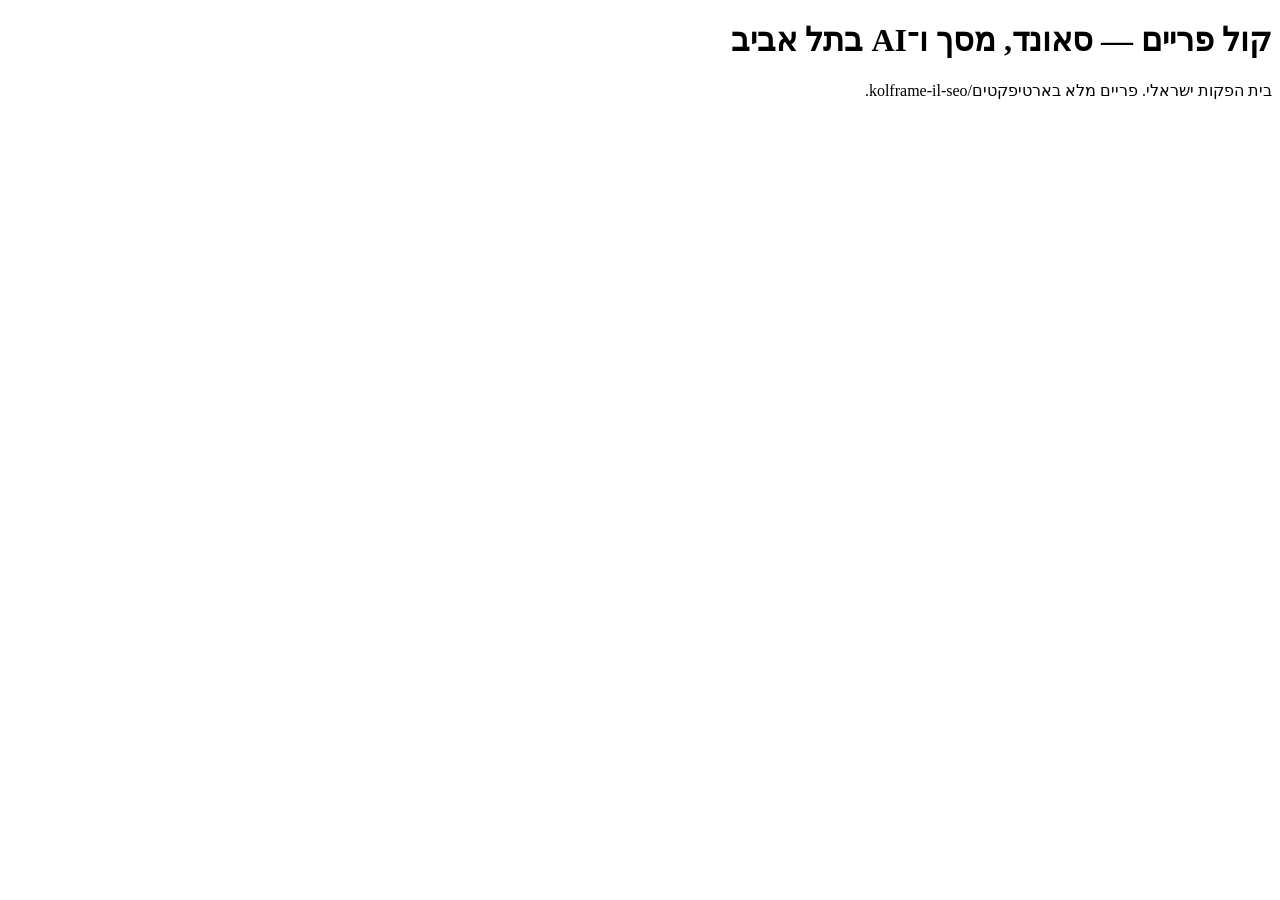
<file: il/index.html>
<!DOCTYPE html>
<html lang="he-IL" dir="rtl">
<head>
  <meta charset="utf-8">
  <meta name="viewport" content="width=device-width, initial-scale=1">
  <title>קול פריים | הפקות סאונד, סרטי תדמית וסוכני AI בתל אביב</title>
  <meta name="description" content="קול פריים בתל אביב: סרטי תדמית, הפקות מוזיקה וסאונד, וסוכני AI לעסקים בישראל.">
  <link rel="canonical" href="https://www.kolframe.com/il/">
</head>
<body>
  <h1>קול פריים — סאונד, מסך ו־AI בתל אביב</h1>
  <p>בית הפקות ישראלי. פריים מלא בארטיפקטים/kolframe-il-seo.</p>
</body>
</html>
</file>
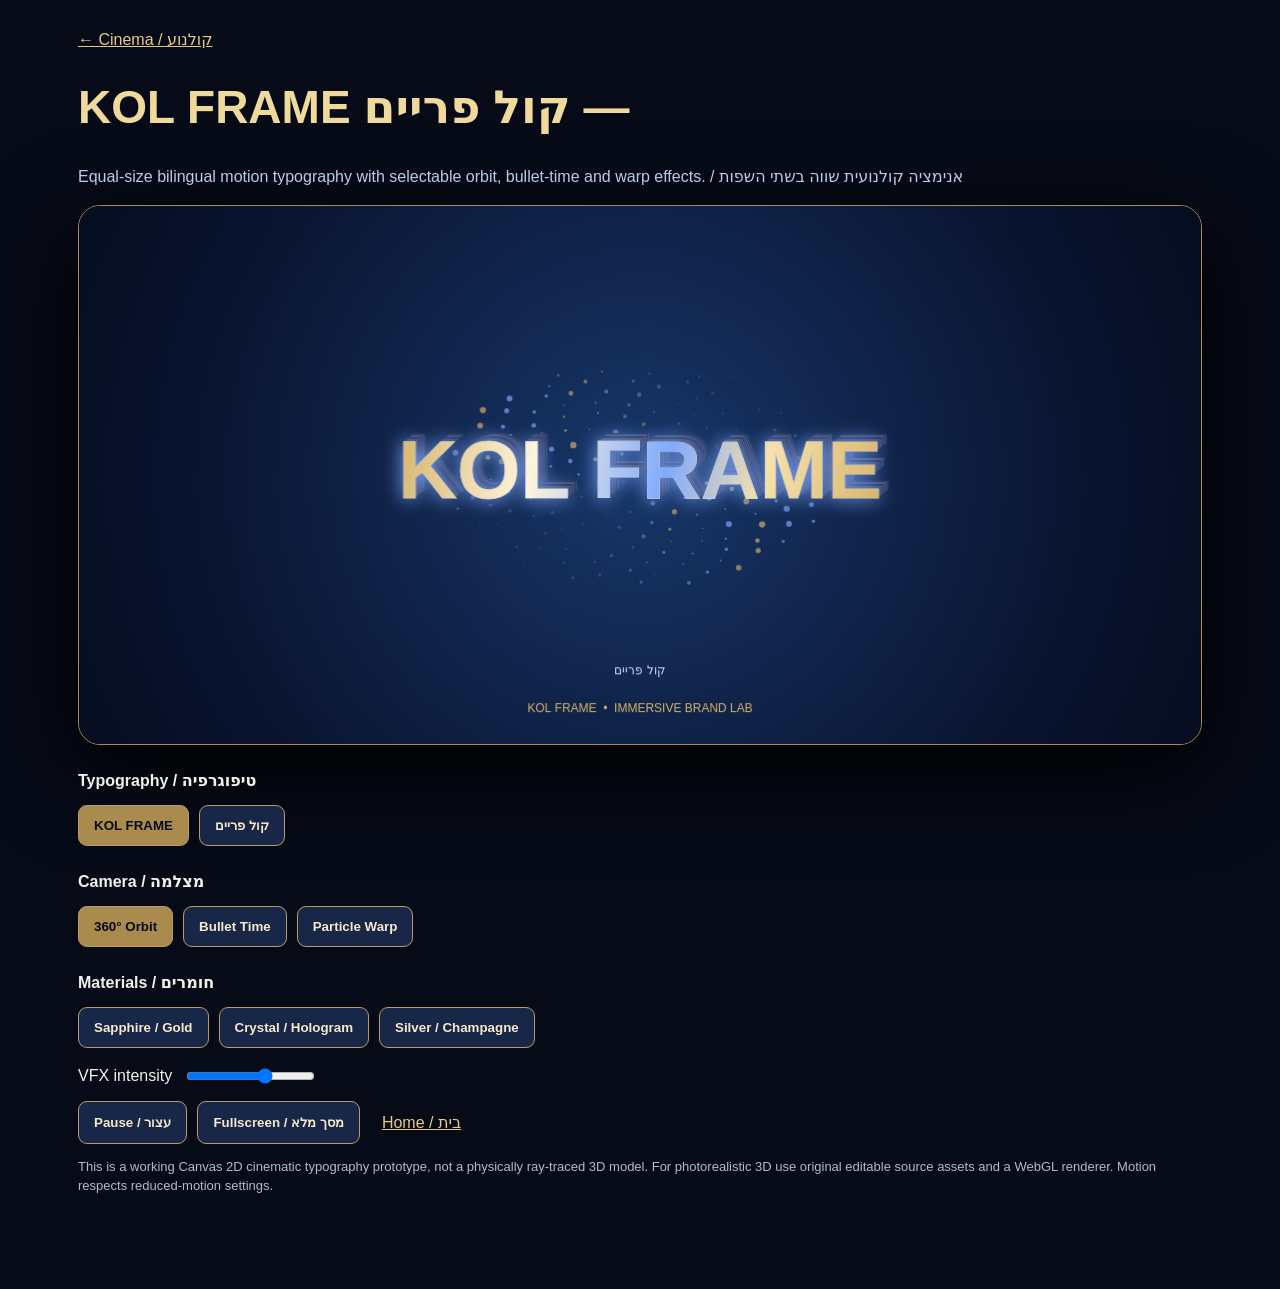
<file: lab/index.html>
<!doctype html><html lang="en"><head><meta charset="utf-8"><meta name="viewport" content="width=device-width,initial-scale=1"><title>Kol Frame | Bilingual VFX Laboratory</title><style>
*{box-sizing:border-box}body{margin:0;background:#070b18;color:#f3f1ec;font-family:Arial,system-ui,sans-serif}main{max-width:1160px;margin:auto;padding:30px 18px 80px}a{color:#e8c988}h1{font-size:clamp(26px,4vw,46px);color:#efd99b}p{color:#bccce6;line-height:1.5}canvas{width:100%;height:min(62vw,540px);min-height:320px;border-radius:22px;border:1px solid #a88b53;display:block;box-shadow:0 25px 90px #000;background:#05091a}button{background:#182747;color:#f6e9cc;border:1px solid #b99d66;padding:12px 15px;border-radius:9px;cursor:pointer;font-weight:600}button[aria-pressed=true]{background:#a98b4e;color:#070c1c}button:focus-visible,input:focus-visible{outline:3px solid #9cf} .controls{display:flex;gap:10px;flex-wrap:wrap;padding-top:15px}.label{margin-top:26px;font-weight:bold}label{display:flex;align-items:center;gap:12px;margin-top:18px}.note{font-size:13px;color:#aebbd0}html:fullscreen main{max-width:none}
</style></head><body><main id="kf-lab"><a href="/cinema/">← Cinema / קולנוע</a><h1>KOL FRAME <span lang="he" dir="rtl">— קול פריים</span></h1><p>Equal-size bilingual motion typography with selectable orbit, bullet-time and warp effects. / אנימציה קולנועית שווה בשתי השפות</p><canvas aria-label="Animated cinematic Kol Frame lettering in English and Hebrew" role="img"></canvas>
<div class="label">Typography / טיפוגרפיה</div><div class="controls"><button data-lang="0" aria-pressed="true">KOL FRAME</button><button data-lang="1" aria-pressed="false" lang="he">קול פריים</button></div>
<div class="label">Camera / מצלמה</div><div class="controls"><button data-mode="orbit" aria-pressed="true">360° Orbit</button><button data-mode="bullet" aria-pressed="false">Bullet Time</button><button data-mode="warp" aria-pressed="false">Particle Warp</button></div>
<div class="label">Materials / חומרים</div><div class="controls"><button data-theme="0">Sapphire / Gold</button><button data-theme="1">Crystal / Hologram</button><button data-theme="2">Silver / Champagne</button></div>
<label>VFX intensity <input aria-label="Visual effect intensity" id="kf-intensity" type="range" min="20" max="100" value="70"></label>
<div class="controls"><button id="kf-toggle">Pause / עצור</button><button id="kf-full">Fullscreen / מסך מלא</button><a href="/" style="padding:12px">Home / בית</a></div>
<p class="note">This is a working Canvas 2D cinematic typography prototype, not a physically ray-traced 3D model. For photorealistic 3D use original editable source assets and a WebGL renderer. Motion respects reduced-motion settings.</p>
</main><script src="/assets/kolframe-brand-lab.js" defer></script></body></html>
</file>
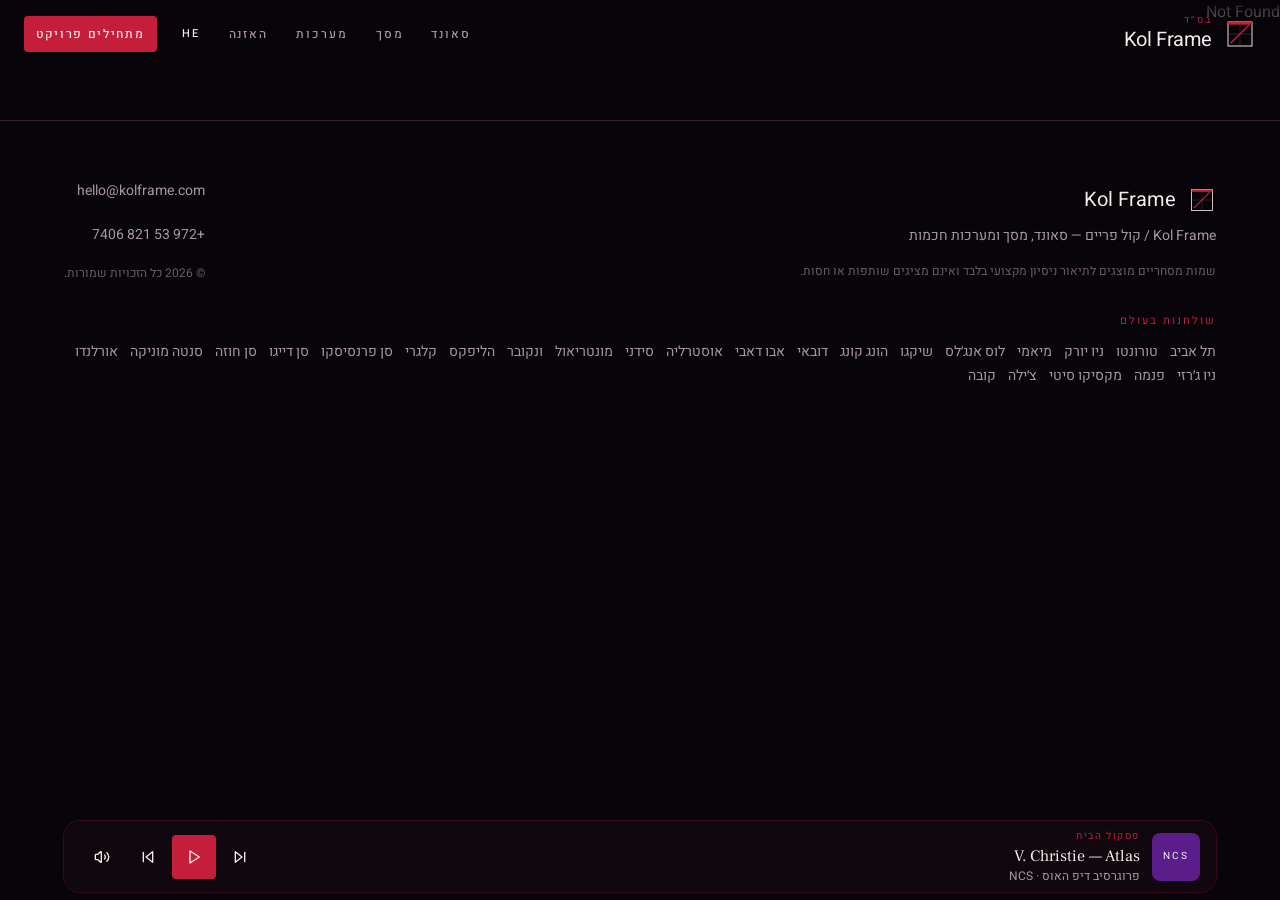
<file: listen/index.html>
<!DOCTYPE html><html lang="he" dir="rtl" class="antialiased"><head><meta name="twitter:card" content="summary_large_image"><meta property="og:title" content="Kol Frame | קול פריים"><meta property="og:type" content="x:game"><meta charSet="utf-8"/><meta name="viewport" content="width=device-width, initial-scale=1"/><link rel="stylesheet" href="/assets/styles-BMNzTEmi.css" data-precedence="default"/><title>Kol Frame | קול פריים — סאונד, מסך ו־AI</title><meta name="theme-color" content="#07040A"/><meta name="description" content="Kol Frame | קול פריים — סאונד, מסך ו־AI. אולפן מדיה לסאונד, קולנוע, בינה מלאכותית ופיתוח."/><link rel="modulepreload" href="/assets/index-Ycjy8Weo.js"/><link rel="modulepreload" href="/assets/utils-DiIYabjx.js"/><link rel="modulepreload" href="/assets/listen-Zr21oxwR.js"/><link rel="modulepreload" href="/assets/vfx-canvas-DGHCo59Y.js"/><link rel="icon" type="image/svg+xml" href="/favicon.svg"/><link rel="manifest" href="/__grok/manifest.webmanifest"/><link rel="apple-touch-icon" href="/__grok/icon-180.png"/><meta name="apple-mobile-web-app-title" content="Kol Frame | קול פריים"><meta name="apple-mobile-web-app-status-bar-style" content="black"><script src="https://grok.com/grok-app-builder/extensions.js" defer></script></head><body><div class="relative min-h-dvh bg-bg text-fg" lang="he" dir="rtl"><header class="pointer-events-none fixed inset-x-0 top-0 z-40"><div class="pointer-events-auto flex items-center justify-between gap-3 bg-linear-to-b from-bg/92 to-transparent px-4 py-3 sm:px-6"><a aria-label="Kol Frame" href="/" class="flex items-center gap-3 text-fg"><svg viewBox="0 0 48 48" fill="none" class="text-fg size-8" aria-hidden="true"><rect x="6" y="6" width="36" height="36" stroke="currentColor" stroke-width="1.4"></rect><path d="M6 24 H42" stroke="currentColor" stroke-width="0.6" opacity="0.35"></path><path d="M24 6 V42" stroke="currentColor" stroke-width="0.6" opacity="0.35"></path><path d="M10 38 L38 10" class="stroke-crimson" stroke-width="2.2"></path><rect x="6" y="6" width="36" height="4" class="fill-crimson"></rect></svg><span class="flex flex-col leading-tight"><span class="text-[10px] tracking-[0.22em] text-crimson">בס״ד</span><span class="font-display text-xl tracking-[-0.02em]">Kol Frame</span></span></a><nav class="hidden items-center gap-1 lg:flex" aria-label="Primary"><a href="/sound" class="inline-flex h-11 items-center px-3 text-xs font-medium tracking-[0.16em] uppercase transition-opacity duration-150 text-muted hover:text-fg">סאונד</a><a href="/screen" class="inline-flex h-11 items-center px-3 text-xs font-medium tracking-[0.16em] uppercase transition-opacity duration-150 text-muted hover:text-fg">מסך</a><a href="/systems" class="inline-flex h-11 items-center px-3 text-xs font-medium tracking-[0.16em] uppercase transition-opacity duration-150 text-muted hover:text-fg">מערכות</a><a class="inline-flex h-11 items-center px-3 text-xs font-medium tracking-[0.16em] uppercase transition-opacity duration-150 text-crimson-bright active" href="/listen" data-status="active" aria-current="page">האזנה</a><button class="inline-flex items-center justify-center gap-2 whitespace-nowrap rounded-sm font-medium transition-[opacity,transform,background-color,color] duration-150 ease-out focus-visible:outline-none focus-visible:ring-2 focus-visible:ring-ring/50 disabled:pointer-events-none disabled:opacity-40 active:not-disabled:scale-[0.96] bg-transparent text-fg hover:bg-fg/6 min-w-11 tracking-[0.14em] uppercase h-11 px-2 text-[11px]" aria-label="שפה" type="button" aria-haspopup="dialog" aria-expanded="false" data-state="closed">HE</button><a href="/contact" class="inline-flex items-center justify-center gap-2 whitespace-nowrap rounded-sm font-medium tracking-[0.14em] uppercase transition-[opacity,transform,background-color,color] duration-150 ease-out focus-visible:outline-none focus-visible:ring-2 focus-visible:ring-ring/50 disabled:pointer-events-none disabled:opacity-40 active:not-disabled:scale-[0.96] bg-crimson text-fg hover:bg-crimson-bright h-9 px-3 text-xs ms-2">מתחילים פרויקט</a></nav><div class="flex items-center gap-1 lg:hidden"><button class="inline-flex items-center justify-center gap-2 whitespace-nowrap rounded-sm text-sm font-medium tracking-[0.14em] uppercase transition-[opacity,transform,background-color,color] duration-150 ease-out focus-visible:outline-none focus-visible:ring-2 focus-visible:ring-ring/50 disabled:pointer-events-none disabled:opacity-40 active:not-disabled:scale-[0.96] bg-transparent text-fg hover:bg-fg/6 size-11" aria-label="תפריט" type="button" aria-haspopup="dialog" aria-expanded="false" data-state="closed"><svg xmlns="http://www.w3.org/2000/svg" width="24" height="24" viewBox="0 0 24 24" fill="none" stroke="currentColor" stroke-width="2" stroke-linecap="round" stroke-linejoin="round" class="lucide lucide-menu size-5" aria-hidden="true"><path d="M4 12h16"></path><path d="M4 18h16"></path><path d="M4 6h16"></path></svg></button></div></div></header><main class="pb-24"><!--$--><div><section class="relative min-h-dvh overflow-hidden"><div class="absolute inset-0 overflow-hidden bg-bg"><video src="/media/films/venue.mp4" autoPlay="" muted="" loop="" playsInline="" class="absolute inset-0 h-full w-full object-cover motion-ken transition-opacity duration-1000 ease-out opacity-100"></video><video src="/media/films/live.mp4" autoPlay="" muted="" loop="" playsInline="" class="absolute inset-0 h-full w-full object-cover motion-ken transition-opacity duration-1000 ease-out opacity-0"></video></div><div class="absolute inset-0 opacity-40 mix-blend-screen"><canvas class="block h-full w-full touch-none" aria-hidden="true"></canvas></div><div class="absolute inset-0 bg-linear-to-t from-bg via-bg/50 to-bg/25"></div><div class="letterbox-t"></div><div class="letterbox-b"></div><div class="relative z-10 mx-auto flex min-h-dvh max-w-6xl flex-col justify-end px-6 pb-24 pt-28 sm:px-10"><p class="text-[11px] font-medium tracking-[0.28em] text-crimson uppercase">פסקול הבית</p><h1 class="title-in mt-3 max-w-3xl font-display text-4xl font-semibold tracking-[0.04em] text-hero-grad sm:text-7xl">פרוגרסיב דיפ האוס. פסייטראנס.</h1><p class="mt-5 max-w-2xl text-base leading-relaxed text-bone-dim sm:text-lg">מוזיקה מסתובבת ברקע — לא קטלוג. רשומות חופשיות מ־NCS ואמני Creative Commons. דילוג מחליף את המיטה. התמונה נשארת.</p><div class="mt-8 flex flex-wrap items-center gap-4"><button class="inline-flex items-center justify-center gap-2 whitespace-nowrap rounded-sm text-sm font-medium tracking-[0.14em] uppercase transition-[opacity,transform,background-color,color] duration-150 ease-out focus-visible:outline-none focus-visible:ring-2 focus-visible:ring-ring/50 disabled:pointer-events-none disabled:opacity-40 active:not-disabled:scale-[0.96] bg-crimson text-fg hover:bg-crimson-bright h-11 px-5" type="button" aria-label="נגן"><svg xmlns="http://www.w3.org/2000/svg" width="24" height="24" viewBox="0 0 24 24" fill="none" stroke="currentColor" stroke-width="2" stroke-linecap="round" stroke-linejoin="round" class="lucide lucide-play size-4" aria-hidden="true"><polygon points="6 3 20 12 6 21 6 3"></polygon></svg>נגן</button><button class="inline-flex items-center justify-center gap-2 whitespace-nowrap rounded-sm text-sm font-medium tracking-[0.14em] uppercase transition-[opacity,transform,background-color,color] duration-150 ease-out focus-visible:outline-none focus-visible:ring-2 focus-visible:ring-ring/50 disabled:pointer-events-none disabled:opacity-40 active:not-disabled:scale-[0.96] bg-transparent text-fg hover:bg-fg/6 h-11 px-5" type="button" aria-label="הבא"><svg xmlns="http://www.w3.org/2000/svg" width="24" height="24" viewBox="0 0 24 24" fill="none" stroke="currentColor" stroke-width="2" stroke-linecap="round" stroke-linejoin="round" class="lucide lucide-skip-forward size-4 rtl:rotate-180" aria-hidden="true"><polygon points="5 4 15 12 5 20 5 4"></polygon><line x1="19" x2="19" y1="5" y2="19"></line></svg>הבא</button></div><p class="mt-6 font-serif text-2xl tracking-normal text-fg normal-case">V. Christie<!-- --> — <!-- -->Atlas</p><p class="mt-1 text-sm text-muted">פרוגרסיב דיפ האוס<!-- --> · <!-- -->NCS</p><a href="https://ncs.io/atlas" class="mt-2 inline-block text-xs tracking-[0.14em] text-metal uppercase" target="_blank" rel="noreferrer">ncs.io/atlas</a></div></section><section class="mx-auto max-w-6xl px-6 py-16 pb-32"><p class="max-w-2xl text-sm leading-relaxed text-muted">מוזיקה חופשית מזכויות. קרדיט בנגן.</p><ol class="mt-8 space-y-3"><li><button type="button" class="flex w-full items-center gap-4 rounded-lg bg-bg-elevated px-4 py-3 text-start shadow-border" aria-label="נגן — V. Christie Atlas"><span class="w-8 font-display text-sm text-crimson">01</span><span class="min-w-0 flex-1"><span class="block truncate font-serif text-lg text-fg normal-case">V. Christie<!-- --> — <!-- -->Atlas</span><span class="block text-xs tracking-[0.12em] text-muted uppercase">פרוגרסיב דיפ האוס<!-- --> · <!-- -->NCS</span></span><svg xmlns="http://www.w3.org/2000/svg" width="24" height="24" viewBox="0 0 24 24" fill="none" stroke="currentColor" stroke-width="2" stroke-linecap="round" stroke-linejoin="round" class="lucide lucide-play size-4 text-muted" aria-hidden="true"><polygon points="6 3 20 12 6 21 6 3"></polygon></svg></button></li><li><button type="button" class="flex w-full items-center gap-4 rounded-lg bg-bg-elevated px-4 py-3 text-start shadow-border" aria-label="נגן — Elektronomia Limitless"><span class="w-8 font-display text-sm text-crimson">02</span><span class="min-w-0 flex-1"><span class="block truncate font-serif text-lg text-fg normal-case">Elektronomia<!-- --> — <!-- -->Limitless</span><span class="block text-xs tracking-[0.12em] text-muted uppercase">פרוגרסיב דיפ האוס<!-- --> · <!-- -->NCS</span></span><svg xmlns="http://www.w3.org/2000/svg" width="24" height="24" viewBox="0 0 24 24" fill="none" stroke="currentColor" stroke-width="2" stroke-linecap="round" stroke-linejoin="round" class="lucide lucide-play size-4 text-muted" aria-hidden="true"><polygon points="6 3 20 12 6 21 6 3"></polygon></svg></button></li><li><button type="button" class="flex w-full items-center gap-4 rounded-lg bg-bg-elevated px-4 py-3 text-start shadow-border" aria-label="נגן — Elektronomia Sky High"><span class="w-8 font-display text-sm text-crimson">03</span><span class="min-w-0 flex-1"><span class="block truncate font-serif text-lg text-fg normal-case">Elektronomia<!-- --> — <!-- -->Sky High</span><span class="block text-xs tracking-[0.12em] text-muted uppercase">פרוגרסיב דיפ האוס<!-- --> · <!-- -->NCS</span></span><svg xmlns="http://www.w3.org/2000/svg" width="24" height="24" viewBox="0 0 24 24" fill="none" stroke="currentColor" stroke-width="2" stroke-linecap="round" stroke-linejoin="round" class="lucide lucide-play size-4 text-muted" aria-hidden="true"><polygon points="6 3 20 12 6 21 6 3"></polygon></svg></button></li><li><button type="button" class="flex w-full items-center gap-4 rounded-lg bg-bg-elevated px-4 py-3 text-start shadow-border" aria-label="נגן — Malik Bash Apollo"><span class="w-8 font-display text-sm text-crimson">04</span><span class="min-w-0 flex-1"><span class="block truncate font-serif text-lg text-fg normal-case">Malik Bash<!-- --> — <!-- -->Apollo</span><span class="block text-xs tracking-[0.12em] text-muted uppercase">פרוגרסיב דיפ האוס<!-- --> · <!-- -->NCS</span></span><svg xmlns="http://www.w3.org/2000/svg" width="24" height="24" viewBox="0 0 24 24" fill="none" stroke="currentColor" stroke-width="2" stroke-linecap="round" stroke-linejoin="round" class="lucide lucide-play size-4 text-muted" aria-hidden="true"><polygon points="6 3 20 12 6 21 6 3"></polygon></svg></button></li><li><button type="button" class="flex w-full items-center gap-4 rounded-lg bg-bg-elevated px-4 py-3 text-start shadow-border" aria-label="נגן — Spektrem Shine"><span class="w-8 font-display text-sm text-crimson">05</span><span class="min-w-0 flex-1"><span class="block truncate font-serif text-lg text-fg normal-case">Spektrem<!-- --> — <!-- -->Shine</span><span class="block text-xs tracking-[0.12em] text-muted uppercase">פרוגרסיב דיפ האוס<!-- --> · <!-- -->NCS</span></span><svg xmlns="http://www.w3.org/2000/svg" width="24" height="24" viewBox="0 0 24 24" fill="none" stroke="currentColor" stroke-width="2" stroke-linecap="round" stroke-linejoin="round" class="lucide lucide-play size-4 text-muted" aria-hidden="true"><polygon points="6 3 20 12 6 21 6 3"></polygon></svg></button></li><li><button type="button" class="flex w-full items-center gap-4 rounded-lg bg-bg-elevated px-4 py-3 text-start shadow-border" aria-label="נגן — Codeko Crest"><span class="w-8 font-display text-sm text-crimson">06</span><span class="min-w-0 flex-1"><span class="block truncate font-serif text-lg text-fg normal-case">Codeko<!-- --> — <!-- -->Crest</span><span class="block text-xs tracking-[0.12em] text-muted uppercase">פרוגרסיב דיפ האוס<!-- --> · <!-- -->NCS</span></span><svg xmlns="http://www.w3.org/2000/svg" width="24" height="24" viewBox="0 0 24 24" fill="none" stroke="currentColor" stroke-width="2" stroke-linecap="round" stroke-linejoin="round" class="lucide lucide-play size-4 text-muted" aria-hidden="true"><polygon points="6 3 20 12 6 21 6 3"></polygon></svg></button></li><li><button type="button" class="flex w-full items-center gap-4 rounded-lg bg-bg-elevated px-4 py-3 text-start shadow-border" aria-label="נגן — NIVIRO Dancefloor Dreamer"><span class="w-8 font-display text-sm text-crimson">07</span><span class="min-w-0 flex-1"><span class="block truncate font-serif text-lg text-fg normal-case">NIVIRO<!-- --> — <!-- -->Dancefloor Dreamer</span><span class="block text-xs tracking-[0.12em] text-muted uppercase">פרוגרסיב דיפ האוס<!-- --> · <!-- -->NCS</span></span><svg xmlns="http://www.w3.org/2000/svg" width="24" height="24" viewBox="0 0 24 24" fill="none" stroke="currentColor" stroke-width="2" stroke-linecap="round" stroke-linejoin="round" class="lucide lucide-play size-4 text-muted" aria-hidden="true"><polygon points="6 3 20 12 6 21 6 3"></polygon></svg></button></li><li><button type="button" class="flex w-full items-center gap-4 rounded-lg bg-bg-elevated px-4 py-3 text-start shadow-border" aria-label="נגן — psychonX Spiritual Nomads"><span class="w-8 font-display text-sm text-crimson">08</span><span class="min-w-0 flex-1"><span class="block truncate font-serif text-lg text-fg normal-case">psychonX<!-- --> — <!-- -->Spiritual Nomads</span><span class="block text-xs tracking-[0.12em] text-muted uppercase">פסייטראנס<!-- --> · <!-- -->CC BY 3.0</span></span><svg xmlns="http://www.w3.org/2000/svg" width="24" height="24" viewBox="0 0 24 24" fill="none" stroke="currentColor" stroke-width="2" stroke-linecap="round" stroke-linejoin="round" class="lucide lucide-play size-4 text-muted" aria-hidden="true"><polygon points="6 3 20 12 6 21 6 3"></polygon></svg></button></li></ol></section></div><!--/$--></main><footer class="border-t border-border px-6 py-12 pb-32"><div class="mx-auto flex max-w-6xl flex-col gap-8"><div class="flex flex-col gap-8 sm:flex-row sm:items-end sm:justify-between"><div><div class="flex items-center gap-3"><svg viewBox="0 0 48 48" fill="none" class="text-fg size-7" aria-hidden="true"><rect x="6" y="6" width="36" height="36" stroke="currentColor" stroke-width="1.4"></rect><path d="M6 24 H42" stroke="currentColor" stroke-width="0.6" opacity="0.35"></path><path d="M24 6 V42" stroke="currentColor" stroke-width="0.6" opacity="0.35"></path><path d="M10 38 L38 10" class="stroke-crimson" stroke-width="2.2"></path><rect x="6" y="6" width="36" height="4" class="fill-crimson"></rect></svg><span class="font-display text-xl">Kol Frame</span></div><p class="mt-3 max-w-md text-sm text-muted">Kol Frame / קול פריים — סאונד, מסך ומערכות חכמות</p><p class="mt-4 text-xs leading-relaxed text-subtle">שמות מסחריים מוצגים לתיאור ניסיון מקצועי בלבד ואינם מציגים שותפות או חסות.</p></div><div class="text-sm text-muted"><a href="mailto:hello@kolframe.com" class="block h-11 leading-[44px]">hello@kolframe.com</a><a href="tel:+972538217406" class="block h-11 leading-[44px]">+972 53 821 7406</a><p class="mt-2 text-xs text-subtle">© <!-- -->2026<!-- --> <!-- -->כל הזכויות שמורות.</p></div></div><div><p class="text-[11px] tracking-[0.18em] text-crimson uppercase">שולחנות בעולם</p><p class="mt-3 flex flex-wrap gap-x-3 gap-y-1 text-sm text-muted"><span>תל אביב</span><span>טורונטו</span><span>ניו יורק</span><span>מיאמי</span><span>לוס אנג׳לס</span><span>שיקגו</span><span>הונג קונג</span><span>דובאי</span><span>אבו דאבי</span><span>אוסטרליה</span><span>סידני</span><span>מונטריאול</span><span>ונקובר</span><span>הליפקס</span><span>קלגרי</span><span>סן פרנסיסקו</span><span>סן דייגו</span><span>סן חוזה</span><span>סנטה מוניקה</span><span>אורלנדו</span><span>ניו ג׳רזי</span><span>פנמה</span><span>מקסיקו סיטי</span><span>צ׳ילה</span><span>קובה</span></p></div></div></footer><div class="pointer-events-none fixed inset-x-0 bottom-0 z-50"><audio preload="none"></audio><div class="pointer-events-auto mx-auto mb-[max(0.5rem,env(safe-area-inset-bottom))] flex max-w-6xl items-center gap-3 rounded-xl bg-bg-elevated/95 px-3 py-2 shadow-border backdrop-blur-md sm:px-4"><button type="button" class="relative flex size-12 shrink-0 items-center justify-center overflow-hidden rounded-md bg-purple" aria-label="נגן"><span class="font-display text-[10px] tracking-[0.18em] text-fg">NCS</span></button><div class="min-w-0 flex-1"><p class="text-[10px] tracking-[0.16em] text-crimson uppercase">פסקול הבית</p><p class="truncate font-serif text-base text-fg">V. Christie<!-- --> — <!-- -->Atlas</p><p class="hidden truncate text-xs text-muted sm:block">פרוגרסיב דיפ האוס<!-- --> · <!-- -->NCS</p></div><div class="flex items-center gap-0.5"><button class="inline-flex items-center justify-center gap-2 whitespace-nowrap rounded-sm text-sm font-medium tracking-[0.14em] uppercase transition-[opacity,transform,background-color,color] duration-150 ease-out focus-visible:outline-none focus-visible:ring-2 focus-visible:ring-ring/50 disabled:pointer-events-none disabled:opacity-40 active:not-disabled:scale-[0.96] bg-transparent text-fg hover:bg-fg/6 size-11" aria-label="הקודם"><svg xmlns="http://www.w3.org/2000/svg" width="24" height="24" viewBox="0 0 24 24" fill="none" stroke="currentColor" stroke-width="2" stroke-linecap="round" stroke-linejoin="round" class="lucide lucide-skip-back size-4 rtl:rotate-180" aria-hidden="true"><polygon points="19 20 9 12 19 4 19 20"></polygon><line x1="5" x2="5" y1="19" y2="5"></line></svg></button><button class="inline-flex items-center justify-center gap-2 whitespace-nowrap rounded-sm text-sm font-medium tracking-[0.14em] uppercase transition-[opacity,transform,background-color,color] duration-150 ease-out focus-visible:outline-none focus-visible:ring-2 focus-visible:ring-ring/50 disabled:pointer-events-none disabled:opacity-40 active:not-disabled:scale-[0.96] bg-crimson text-fg hover:bg-crimson-bright size-11" aria-label="נגן"><svg xmlns="http://www.w3.org/2000/svg" width="24" height="24" viewBox="0 0 24 24" fill="none" stroke="currentColor" stroke-width="2" stroke-linecap="round" stroke-linejoin="round" class="lucide lucide-play size-4" aria-hidden="true"><polygon points="6 3 20 12 6 21 6 3"></polygon></svg></button><button class="inline-flex items-center justify-center gap-2 whitespace-nowrap rounded-sm text-sm font-medium tracking-[0.14em] uppercase transition-[opacity,transform,background-color,color] duration-150 ease-out focus-visible:outline-none focus-visible:ring-2 focus-visible:ring-ring/50 disabled:pointer-events-none disabled:opacity-40 active:not-disabled:scale-[0.96] bg-transparent text-fg hover:bg-fg/6 size-11" aria-label="הבא"><svg xmlns="http://www.w3.org/2000/svg" width="24" height="24" viewBox="0 0 24 24" fill="none" stroke="currentColor" stroke-width="2" stroke-linecap="round" stroke-linejoin="round" class="lucide lucide-skip-forward size-4 rtl:rotate-180" aria-hidden="true"><polygon points="5 4 15 12 5 20 5 4"></polygon><line x1="19" x2="19" y1="5" y2="19"></line></svg></button><button class="items-center justify-center gap-2 whitespace-nowrap rounded-sm text-sm font-medium tracking-[0.14em] uppercase transition-[opacity,transform,background-color,color] duration-150 ease-out focus-visible:outline-none focus-visible:ring-2 focus-visible:ring-ring/50 disabled:pointer-events-none disabled:opacity-40 active:not-disabled:scale-[0.96] bg-transparent text-fg hover:bg-fg/6 hidden size-11 sm:inline-flex" aria-label="השתק"><svg xmlns="http://www.w3.org/2000/svg" width="24" height="24" viewBox="0 0 24 24" fill="none" stroke="currentColor" stroke-width="2" stroke-linecap="round" stroke-linejoin="round" class="lucide lucide-volume2 lucide-volume-2 size-4" aria-hidden="true"><path d="M11 4.702a.705.705 0 0 0-1.203-.498L6.413 7.587A1.4 1.4 0 0 1 5.416 8H3a1 1 0 0 0-1 1v6a1 1 0 0 0 1 1h2.416a1.4 1.4 0 0 1 .997.413l3.383 3.384A.705.705 0 0 0 11 19.298z"></path><path d="M16 9a5 5 0 0 1 0 6"></path><path d="M19.364 18.364a9 9 0 0 0 0-12.728"></path></svg></button></div></div></div></div><script class="$tsr" id="$tsr-stream-barrier">(self.$R=self.$R||{})["tsr"]=[];self.$_TSR={h(){this.hydrated=!0,this.c()},e(){this.streamEnded=!0,this.c()},c(){this.hydrated&&this.streamEnded&&(delete self.$_TSR,delete self.$R.tsr)},p(e){this.initialized?e():this.buffer.push(e)},buffer:[]};$_TSR.router=($R=>$R[0]={manifest:$R[1]={routes:$R[2]={__root__:$R[3]={preloads:$R[4]=["/assets/index-Ycjy8Weo.js","/assets/utils-DiIYabjx.js"],scripts:$R[5]=[$R[6]={attrs:$R[7]={type:"module",async:!0,src:"/assets/index-Ycjy8Weo.js"}}]},"/listen":$R[8]={preloads:$R[9]=["/assets/listen-Zr21oxwR.js","/assets/vfx-canvas-DGHCo59Y.js"]}}},matches:$R[10]=[$R[11]={i:"__root__ ",u:1789417946955,s:"success",ssr:!0},$R[12]={i:" listen listen",u:1789417946955,s:"success",ssr:!0}]})($R["tsr"]);$_TSR.e();document.currentScript.remove()</script><script type="module" async="" src="/assets/index-Ycjy8Weo.js"></script></body></html>
</file>
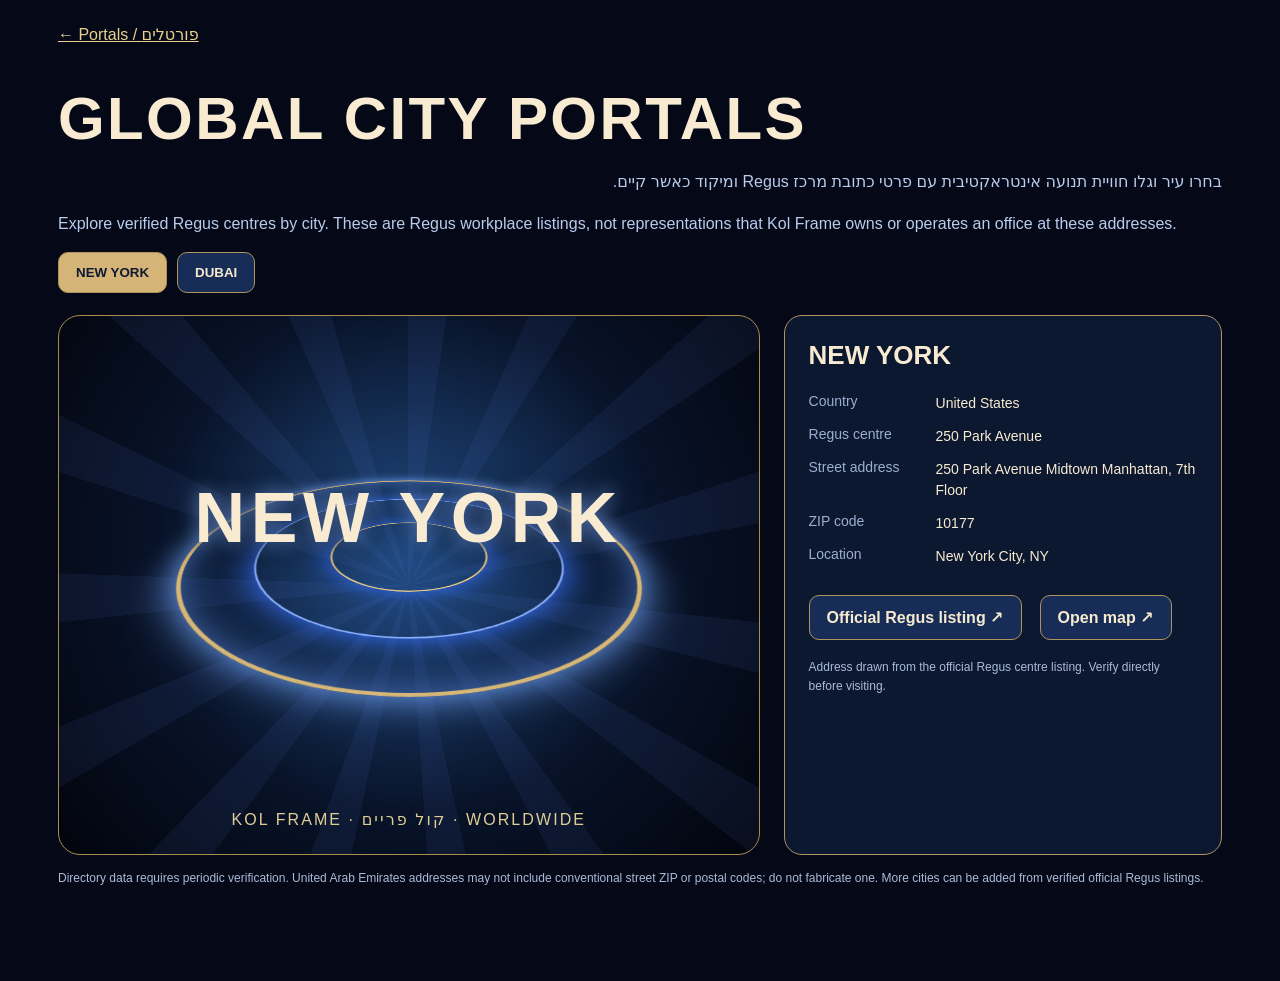
<file: locations/index.html>
<!doctype html><html lang="en"><head><meta charset="utf-8"><meta name="viewport" content="width=device-width,initial-scale=1"><title>Kol Frame | Global City Portals</title><meta name="description" content="Interactive global city portals with verified Regus workspace listings and postal address details"><style>
*{box-sizing:border-box}body{margin:0;color:#f8ebd2;background:#050917;font:16px Arial,system-ui,sans-serif}main{max-width:1200px;margin:0 auto;padding:25px 18px 80px}a{color:#e9d28d}h1{font-size:clamp(30px,5vw,60px);letter-spacing:.04em;margin-bottom:10px}p{line-height:1.6;color:#b9ccec}.layout{display:grid;grid-template-columns:minmax(0,1.6fr) minmax(300px,1fr);gap:24px;margin-top:22px}.scene{min-height:540px;border:1px solid #aa8c4c;border-radius:22px;position:relative;overflow:hidden;isolation:isolate;background:radial-gradient(circle at 50% 45%,#193968 0%,#081329 50%,#02040c 100%);cursor:grab;touch-action:pan-y}.scene:active{cursor:grabbing}.scene:before{content:"";position:absolute;inset:-25%;background:repeating-conic-gradient(from 0deg,#678cf912 0 8deg,transparent 8deg 24deg);animation:spin 30s linear infinite}.rings{position:absolute;left:50%;top:44%;width:min(68%,440px);aspect-ratio:1;transform:translate(-50%,-50%) perspective(600px) rotateX(64deg) rotateZ(var(--turn,0deg));border-radius:50%;border:4px solid #d6b77a;box-shadow:0 0 36px #75a9ff,inset 0 0 34px #456bb2;transition:transform .3s}.rings:before,.rings:after{content:"";position:absolute;inset:15%;border:2px solid #89afff;border-radius:50%;box-shadow:0 0 30px #366cf9}.rings:after{inset:32%;border-color:#f5d188}.cityword{position:absolute;inset:30% 2% auto;display:grid;place-items:center;text-align:center;text-shadow:0 3px 40px #000,0 0 20px #7eacff;font-weight:900;letter-spacing:.08em;font-size:clamp(34px,6vw,70px)}.scenefoot{position:absolute;bottom:25px;left:0;right:0;text-align:center;letter-spacing:.13em;color:#e0cc95}.side{border:1px solid #b19664;border-radius:18px;padding:24px;background:#0c1730}.side h2{margin-top:0;font-size:26px}dl{display:grid;grid-template-columns:115px 1fr;gap:12px;font-size:14px}dt{color:#9cafd0}dd{margin:0;line-height:1.5;overflow-wrap:anywhere}.cities{display:flex;flex-wrap:wrap;gap:10px}.cities button,.action{display:inline-block;cursor:pointer;border:1px solid #ae935d;border-radius:10px;background:#172d58;color:#f7ebcf;padding:12px 17px;font-weight:bold;text-decoration:none}.cities button[aria-pressed=true]{background:#d4b577;color:#101932}.side .action{margin:10px 8px 0 0}.note{font-size:12px;color:#aabbd9;margin-top:14px}.buttons{display:flex;flex-wrap:wrap;gap:10px;margin:18px 0}@keyframes spin{to{transform:rotate(360deg)}}@media(max-width:800px){.layout{grid-template-columns:1fr}.scene{min-height:370px}}@media(prefers-reduced-motion:reduce){.scene:before{animation:none}.rings{transition:none}}button:focus-visible,a:focus-visible{outline:3px solid #a5d2ff;outline-offset:4px}
</style></head><body><main><a href="/portals/">← Portals / פורטלים</a><h1>GLOBAL CITY PORTALS</h1><p lang="he" dir="rtl">בחרו עיר וגלו חוויית תנועה אינטראקטיבית עם פרטי כתובת מרכז Regus ומיקוד כאשר קיים.</p><p>Explore verified Regus centres by city. These are Regus workplace listings, not representations that Kol Frame owns or operates an office at these addresses.</p><nav id="cities" class="cities" aria-label="Choose a city"></nav><div class="layout"><section class="scene" id="scene" aria-label="Animated interactive city experience"><div class="rings" id="rings"></div><div class="cityword" id="cityword"></div><div class="scenefoot">KOL FRAME · קול פריים · WORLDWIDE</div></section><aside class="side"><h2 id="place"></h2><dl><dt>Country</dt><dd id="country"></dd><dt>Regus centre</dt><dd id="centre"></dd><dt>Street address</dt><dd id="street"></dd><dt>ZIP / Postal</dt><dd id="postal"></dd><dt>Location</dt><dd id="location"></dd></dl><div class="buttons"><a class="action" id="official" href="#" target="_blank" rel="noopener noreferrer">Official Regus listing ↗</a><a class="action" id="map" href="#" target="_blank" rel="noopener noreferrer">Open map ↗</a></div><p class="note" id="note"></p></aside></div><p class="note">Directory data requires periodic verification. United Arab Emirates addresses may not include conventional street ZIP or postal codes; do not fabricate one. More cities can be added from verified official Regus listings.</p></main>
<script>
const places=[
{id:"nyc",city:"NEW YORK",country:"United States",centre:"250 Park Avenue",street:"250 Park Avenue Midtown Manhattan, 7th Floor",locality:"New York City, NY",postal:"10177",label:"ZIP code",address:"250 Park Avenue Midtown Manhattan, 7th Floor, New York City, NY 10177, USA",link:"https://www.regus.com/en-us/united-states/new-york/new-york-city/manhattan/250-park-avenue-1508"},
{id:"dubai",city:"DUBAI",country:"United Arab Emirates",centre:"Boulevard Plaza Tower 1",street:"Sheikh Mohammed Bin Rashid Blvd, Boulevard Plaza, Tower 1, Level 9",locality:"Dubai",postal:"Not specified by Regus",label:"Postal code",address:"Sheikh Mohammed Bin Rashid Blvd Boulevard Plaza Tower 1 Level 9 Dubai UAE",link:"https://www.regus.com/ar-ae/united-arab-emirates/dubai/boulevard-plaza-tower-1-5379"}
];
const by=id=>document.getElementById(id),nav=by("cities"),scene=by("scene");let current=0,rotation=0;
function select(i){current=i;const p=places[i];by("place").textContent=p.city;by("country").textContent=p.country;by("centre").textContent=p.centre;by("street").textContent=p.street;by("postal").textContent=p.postal;by("postal").previousElementSibling.textContent=p.label;by("location").textContent=p.locality;by("cityword").textContent=p.city;by("official").href=p.link;by("map").href="https://www.google.com/maps/search/?api=1&query="+encodeURIComponent(p.address);by("note").textContent="Address drawn from the official Regus centre listing. Verify directly before visiting.";nav.querySelectorAll("button").forEach((b,k)=>b.setAttribute("aria-pressed",String(i===k)));scene.style.background=i===0?"radial-gradient(circle at 50% 45%,#234e88,#081329 55%,#02040c)":"radial-gradient(circle at 50% 45%,#8c5a2c,#1a2148 55%,#02040c)"}
places.forEach((p,i)=>{const b=document.createElement("button");b.textContent=p.city;b.type="button";b.addEventListener("click",()=>select(i));nav.append(b)});select(0);
scene.addEventListener("pointermove",e=>{if(matchMedia("(prefers-reduced-motion:reduce)").matches||e.pointerType==="touch")return;const r=scene.getBoundingClientRect();rotation=((e.clientX-r.left)/r.width-.5)*70;by("rings").style.setProperty("--turn",rotation.toFixed(1)+"deg")},{passive:true});
scene.addEventListener("pointerleave",()=>by("rings").style.setProperty("--turn","0deg"));
</script></body></html>
</file>
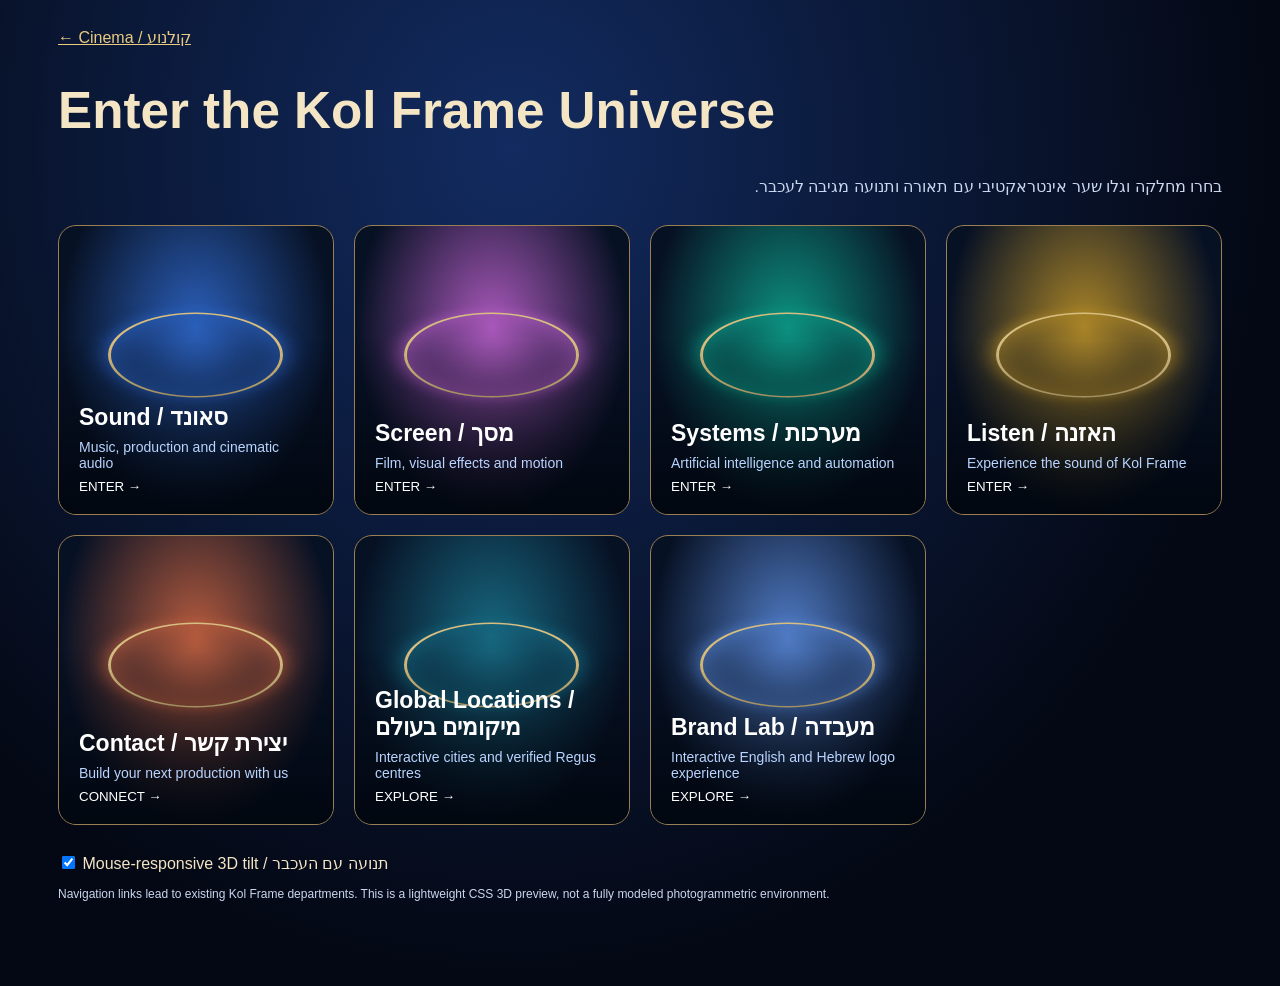
<file: portals/index.html>
<!doctype html><html lang="en"><head><meta charset="utf-8"><meta name="viewport" content="width=device-width,initial-scale=1"><title>Kol Frame | Interactive Portals</title><style>
*{box-sizing:border-box}body{margin:0;background:radial-gradient(ellipse at 40% 15%,#122b60,#040814 70%);color:#f4e6c5;font-family:Arial,sans-serif}main{max-width:1200px;margin:auto;padding:28px 18px 70px}a{color:#e9cb81}h1{font-size:clamp(29px,4vw,52px)}p{line-height:1.55;color:#cad7ef}.grid{display:grid;grid-template-columns:repeat(auto-fit,minmax(245px,1fr));gap:20px;margin-top:26px}.portal{border:1px solid #997f51;border-radius:18px;min-height:290px;position:relative;isolation:isolate;display:flex;flex-direction:column;justify-content:flex-end;padding:20px;text-decoration:none;color:#fff;overflow:hidden;transform-style:preserve-3d;transition:transform .2s,box-shadow .25s;background:radial-gradient(ellipse at 50% 35%,var(--c),#071124 70%)}.portal:before{content:"";position:absolute;inset:15% 18% 26%;border:3px solid #d8bf81;border-radius:50%;box-shadow:0 0 25px var(--c),inset 0 0 40px var(--c);transform:rotateX(60deg);animation:rotate 11s linear infinite;z-index:-1}.portal:after{content:"";position:absolute;inset:0;background:linear-gradient(transparent 40%,#01050bc9);z-index:-1}.portal:hover,.portal:focus-visible{box-shadow:0 5px 35px var(--c);border-color:#f7d58a}.portal h2{font-size:23px;margin:0 0 8px}.portal span{color:#b9d4ff;font-size:14px}.portal small{padding-top:8px}label{display:block;margin-top:28px}@keyframes rotate{to{transform:rotateX(60deg) rotateZ(360deg)}}@media(prefers-reduced-motion:reduce){.portal,.portal:before{animation:none;transition:none;transform:none}}
</style></head><body><main><a href="/cinema/">← Cinema / קולנוע</a><h1>Enter the Kol Frame Universe</h1><p lang="he" dir="rtl">בחרו מחלקה וגלו שער אינטראקטיבי עם תאורה ותנועה מגיבה לעכבר.</p><div class="grid">
<a class="portal" style="--c:#2b5fb9" href="/sound"><h2>Sound / סאונד</h2><span>Music, production and cinematic audio</span><small>ENTER →</small></a>
<a class="portal" style="--c:#a858b9" href="/screen"><h2>Screen / מסך</h2><span>Film, visual effects and motion</span><small>ENTER →</small></a>
<a class="portal" style="--c:#0d917f" href="/systems"><h2>Systems / מערכות</h2><span>Artificial intelligence and automation</span><small>ENTER →</small></a>
<a class="portal" style="--c:#a98428" href="/listen"><h2>Listen / האזנה</h2><span>Experience the sound of Kol Frame</span><small>ENTER →</small></a>
<a class="portal" style="--c:#b45b3e" href="/contact"><h2>Contact / יצירת קשר</h2><span>Build your next production with us</span><small>CONNECT →</small></a>
<a class="portal" style="--c:#17677f" href="/locations/"><h2>Global Locations / מיקומים בעולם</h2><span>Interactive cities and verified Regus centres</span><small>EXPLORE →</small></a><a class="portal" style="--c:#507bc4" href="/lab/"><h2>Brand Lab / מעבדה</h2><span>Interactive English and Hebrew logo experience</span><small>EXPLORE →</small></a></div>
<label><input type="checkbox" id="move" checked> Mouse-responsive 3D tilt / תנועה עם העכבר</label><p style="font-size:12px">Navigation links lead to existing Kol Frame departments. This is a lightweight CSS 3D preview, not a fully modeled photogrammetric environment.</p></main>
<script>const reduce=matchMedia('(prefers-reduced-motion:reduce)');document.querySelectorAll('.portal').forEach(card=>{card.addEventListener('pointermove',e=>{if(reduce.matches||!document.querySelector('#move').checked||e.pointerType==='touch')return;const r=card.getBoundingClientRect();card.style.transform='perspective(900px) rotateY('+((e.clientX-r.left)/r.width-.5)*13+'deg) rotateX('+(.5-(e.clientY-r.top)/r.height)*13+'deg)'},{passive:true});card.addEventListener('pointerleave',()=>{card.style.transform=''})});document.querySelector('#move').addEventListener('change',e=>{if(!e.target.checked)document.querySelectorAll('.portal').forEach(card=>card.style.transform='')})</script></body></html>
</file>
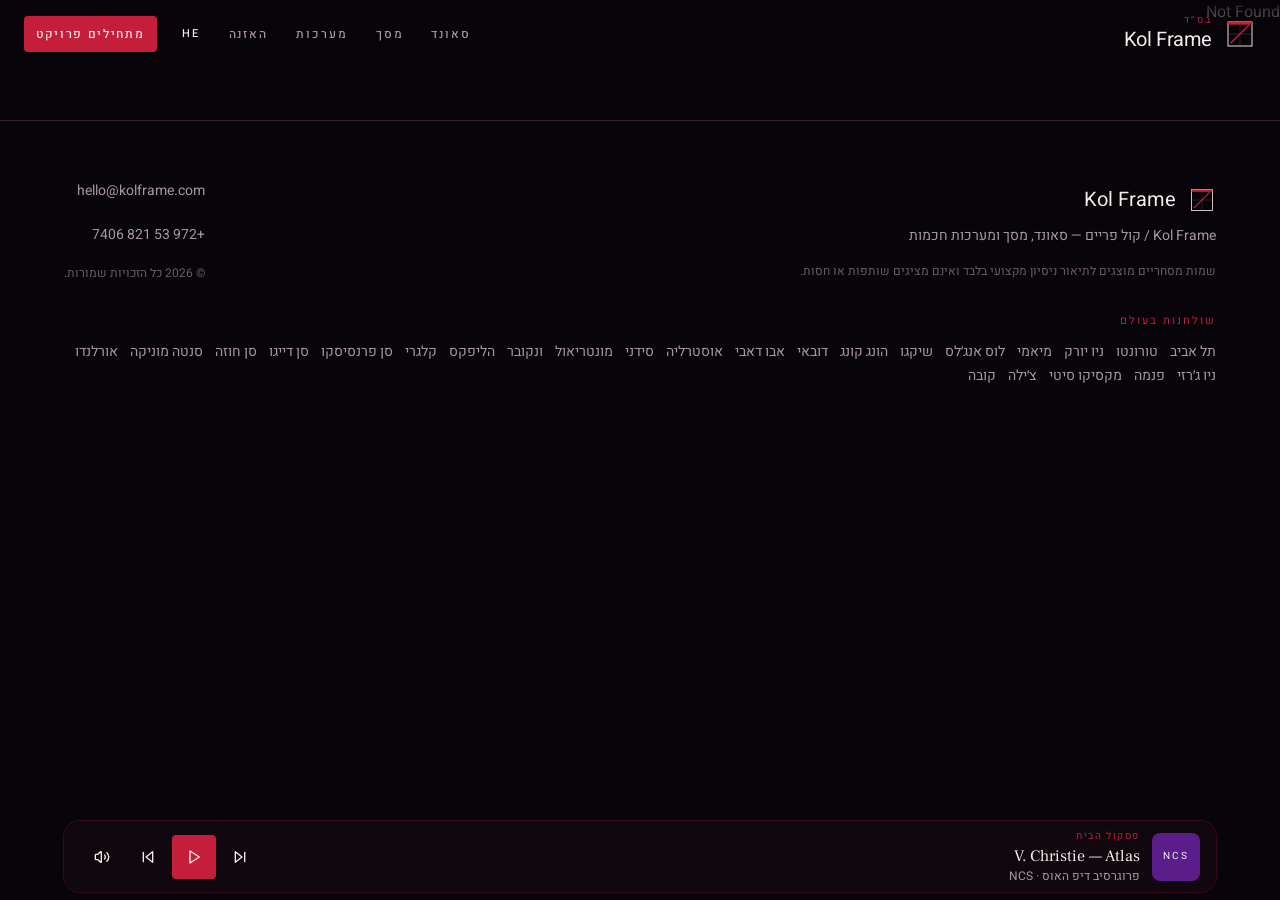
<file: screen/index.html>
<!DOCTYPE html><html lang="he" dir="rtl" class="antialiased"><head><meta name="twitter:card" content="summary_large_image"><meta property="og:title" content="Kol Frame | קול פריים"><meta property="og:type" content="x:game"><meta charSet="utf-8"/><meta name="viewport" content="width=device-width, initial-scale=1"/><link rel="stylesheet" href="/assets/styles-BMNzTEmi.css" data-precedence="default"/><title>Kol Frame | קול פריים — סאונד, מסך ו־AI</title><meta name="theme-color" content="#07040A"/><meta name="description" content="Kol Frame | קול פריים — סאונד, מסך ו־AI. אולפן מדיה לסאונד, קולנוע, בינה מלאכותית ופיתוח."/><link rel="modulepreload" href="/assets/index-Ycjy8Weo.js"/><link rel="modulepreload" href="/assets/utils-DiIYabjx.js"/><link rel="modulepreload" href="/assets/screen-BoiVmt1c.js"/><link rel="modulepreload" href="/assets/craft-page-C2GogDd_.js"/><link rel="icon" type="image/svg+xml" href="/favicon.svg"/><link rel="manifest" href="/__grok/manifest.webmanifest"/><link rel="apple-touch-icon" href="/__grok/icon-180.png"/><meta name="apple-mobile-web-app-title" content="Kol Frame | קול פריים"><meta name="apple-mobile-web-app-status-bar-style" content="black"><script src="https://grok.com/grok-app-builder/extensions.js" defer></script></head><body><div class="relative min-h-dvh bg-bg text-fg" lang="he" dir="rtl"><header class="pointer-events-none fixed inset-x-0 top-0 z-40"><div class="pointer-events-auto flex items-center justify-between gap-3 bg-linear-to-b from-bg/92 to-transparent px-4 py-3 sm:px-6"><a aria-label="Kol Frame" href="/" class="flex items-center gap-3 text-fg"><svg viewBox="0 0 48 48" fill="none" class="text-fg size-8" aria-hidden="true"><rect x="6" y="6" width="36" height="36" stroke="currentColor" stroke-width="1.4"></rect><path d="M6 24 H42" stroke="currentColor" stroke-width="0.6" opacity="0.35"></path><path d="M24 6 V42" stroke="currentColor" stroke-width="0.6" opacity="0.35"></path><path d="M10 38 L38 10" class="stroke-crimson" stroke-width="2.2"></path><rect x="6" y="6" width="36" height="4" class="fill-crimson"></rect></svg><span class="flex flex-col leading-tight"><span class="text-[10px] tracking-[0.22em] text-crimson">בס״ד</span><span class="font-display text-xl tracking-[-0.02em]">Kol Frame</span></span></a><nav class="hidden items-center gap-1 lg:flex" aria-label="Primary"><a href="/sound" class="inline-flex h-11 items-center px-3 text-xs font-medium tracking-[0.16em] uppercase transition-opacity duration-150 text-muted hover:text-fg">סאונד</a><a class="inline-flex h-11 items-center px-3 text-xs font-medium tracking-[0.16em] uppercase transition-opacity duration-150 text-crimson-bright active" href="/screen" data-status="active" aria-current="page">מסך</a><a href="/systems" class="inline-flex h-11 items-center px-3 text-xs font-medium tracking-[0.16em] uppercase transition-opacity duration-150 text-muted hover:text-fg">מערכות</a><a href="/listen" class="inline-flex h-11 items-center px-3 text-xs font-medium tracking-[0.16em] uppercase transition-opacity duration-150 text-muted hover:text-fg">האזנה</a><button class="inline-flex items-center justify-center gap-2 whitespace-nowrap rounded-sm font-medium transition-[opacity,transform,background-color,color] duration-150 ease-out focus-visible:outline-none focus-visible:ring-2 focus-visible:ring-ring/50 disabled:pointer-events-none disabled:opacity-40 active:not-disabled:scale-[0.96] bg-transparent text-fg hover:bg-fg/6 min-w-11 tracking-[0.14em] uppercase h-11 px-2 text-[11px]" aria-label="שפה" type="button" aria-haspopup="dialog" aria-expanded="false" data-state="closed">HE</button><a href="/contact" class="inline-flex items-center justify-center gap-2 whitespace-nowrap rounded-sm font-medium tracking-[0.14em] uppercase transition-[opacity,transform,background-color,color] duration-150 ease-out focus-visible:outline-none focus-visible:ring-2 focus-visible:ring-ring/50 disabled:pointer-events-none disabled:opacity-40 active:not-disabled:scale-[0.96] bg-crimson text-fg hover:bg-crimson-bright h-9 px-3 text-xs ms-2">מתחילים פרויקט</a></nav><div class="flex items-center gap-1 lg:hidden"><button class="inline-flex items-center justify-center gap-2 whitespace-nowrap rounded-sm text-sm font-medium tracking-[0.14em] uppercase transition-[opacity,transform,background-color,color] duration-150 ease-out focus-visible:outline-none focus-visible:ring-2 focus-visible:ring-ring/50 disabled:pointer-events-none disabled:opacity-40 active:not-disabled:scale-[0.96] bg-transparent text-fg hover:bg-fg/6 size-11" aria-label="תפריט" type="button" aria-haspopup="dialog" aria-expanded="false" data-state="closed"><svg xmlns="http://www.w3.org/2000/svg" width="24" height="24" viewBox="0 0 24 24" fill="none" stroke="currentColor" stroke-width="2" stroke-linecap="round" stroke-linejoin="round" class="lucide lucide-menu size-5" aria-hidden="true"><path d="M4 12h16"></path><path d="M4 18h16"></path><path d="M4 6h16"></path></svg></button></div></div></header><main class="pb-24"><!--$--><div><section class="relative min-h-[70dvh] overflow-hidden"><video src="/media/films/set.mp4" autoPlay="" muted="" loop="" playsInline="" class="absolute inset-0 h-full w-full object-cover motion-ken"></video><div class="absolute inset-0 bg-linear-to-t from-bg via-bg/55 to-bg/30"></div><div class="letterbox-t"></div><div class="letterbox-b"></div><div class="relative z-10 mx-auto flex min-h-[70dvh] max-w-6xl flex-col justify-end px-6 pb-16 pt-28"><p class="text-[11px] font-medium tracking-[0.28em] text-crimson uppercase">קולנוע · וידאו · מסך</p><h1 class="title-in mt-3 max-w-3xl font-display text-4xl font-semibold tracking-[0.04em] text-hero-grad sm:text-6xl">סיפור שחי על המסך.</h1><p class="mt-5 max-w-2xl text-base leading-relaxed text-bone-dim sm:text-lg">מקונספט ובימוי עד פוסט, סאונד וגרסאות מדיה.</p></div></section><section class="mx-auto max-w-6xl px-6 py-16"><div class="grid gap-4 sm:grid-cols-2"><article class="rounded-lg bg-bg-elevated p-6 shadow-border"><h2 class="font-serif text-2xl tracking-normal text-fg normal-case">פיתוח קונספט</h2><p class="mt-3 text-sm leading-relaxed text-muted">רעיון, תסריט ושפה חזותית לפני שהמצלמה עולה.</p></article><article class="rounded-lg bg-bg-elevated p-6 shadow-border"><h2 class="font-serif text-2xl tracking-normal text-fg normal-case">בימוי ועריכה</h2><p class="mt-3 text-sm leading-relaxed text-muted">צילום, קצב, פריים ומסירה שמתאימה להפצה.</p></article><article class="rounded-lg bg-bg-elevated p-6 shadow-border"><h2 class="font-serif text-2xl tracking-normal text-fg normal-case">פסקול ומיקס</h2><p class="mt-3 text-sm leading-relaxed text-muted">קול שנושא את התמונה — לא נדבק אליה.</p></article><article class="rounded-lg bg-bg-elevated p-6 shadow-border"><h2 class="font-serif text-2xl tracking-normal text-fg normal-case">הפצה וקידום</h2><p class="mt-3 text-sm leading-relaxed text-muted">גרסאות מדיה, טייטולים וקמפיין מסך.</p></article></div><div class="mt-12"><a href="/contact" class="inline-flex items-center justify-center gap-2 whitespace-nowrap rounded-sm text-sm font-medium tracking-[0.14em] uppercase transition-[opacity,transform,background-color,color] duration-150 ease-out focus-visible:outline-none focus-visible:ring-2 focus-visible:ring-ring/50 disabled:pointer-events-none disabled:opacity-40 active:not-disabled:scale-[0.96] bg-crimson text-fg hover:bg-crimson-bright h-11 px-5">מתחילים פרויקט<svg xmlns="http://www.w3.org/2000/svg" width="24" height="24" viewBox="0 0 24 24" fill="none" stroke="currentColor" stroke-width="2" stroke-linecap="round" stroke-linejoin="round" class="lucide lucide-arrow-right size-4 rtl:rotate-180" aria-hidden="true"><path d="M5 12h14"></path><path d="m12 5 7 7-7 7"></path></svg></a></div></section></div><!--/$--></main><footer class="border-t border-border px-6 py-12 pb-32"><div class="mx-auto flex max-w-6xl flex-col gap-8"><div class="flex flex-col gap-8 sm:flex-row sm:items-end sm:justify-between"><div><div class="flex items-center gap-3"><svg viewBox="0 0 48 48" fill="none" class="text-fg size-7" aria-hidden="true"><rect x="6" y="6" width="36" height="36" stroke="currentColor" stroke-width="1.4"></rect><path d="M6 24 H42" stroke="currentColor" stroke-width="0.6" opacity="0.35"></path><path d="M24 6 V42" stroke="currentColor" stroke-width="0.6" opacity="0.35"></path><path d="M10 38 L38 10" class="stroke-crimson" stroke-width="2.2"></path><rect x="6" y="6" width="36" height="4" class="fill-crimson"></rect></svg><span class="font-display text-xl">Kol Frame</span></div><p class="mt-3 max-w-md text-sm text-muted">Kol Frame / קול פריים — סאונד, מסך ומערכות חכמות</p><p class="mt-4 text-xs leading-relaxed text-subtle">שמות מסחריים מוצגים לתיאור ניסיון מקצועי בלבד ואינם מציגים שותפות או חסות.</p></div><div class="text-sm text-muted"><a href="mailto:hello@kolframe.com" class="block h-11 leading-[44px]">hello@kolframe.com</a><a href="tel:+972538217406" class="block h-11 leading-[44px]">+972 53 821 7406</a><p class="mt-2 text-xs text-subtle">© <!-- -->2026<!-- --> <!-- -->כל הזכויות שמורות.</p></div></div><div><p class="text-[11px] tracking-[0.18em] text-crimson uppercase">שולחנות בעולם</p><p class="mt-3 flex flex-wrap gap-x-3 gap-y-1 text-sm text-muted"><span>תל אביב</span><span>טורונטו</span><span>ניו יורק</span><span>מיאמי</span><span>לוס אנג׳לס</span><span>שיקגו</span><span>הונג קונג</span><span>דובאי</span><span>אבו דאבי</span><span>אוסטרליה</span><span>סידני</span><span>מונטריאול</span><span>ונקובר</span><span>הליפקס</span><span>קלגרי</span><span>סן פרנסיסקו</span><span>סן דייגו</span><span>סן חוזה</span><span>סנטה מוניקה</span><span>אורלנדו</span><span>ניו ג׳רזי</span><span>פנמה</span><span>מקסיקו סיטי</span><span>צ׳ילה</span><span>קובה</span></p></div></div></footer><div class="pointer-events-none fixed inset-x-0 bottom-0 z-50"><audio preload="none"></audio><div class="pointer-events-auto mx-auto mb-[max(0.5rem,env(safe-area-inset-bottom))] flex max-w-6xl items-center gap-3 rounded-xl bg-bg-elevated/95 px-3 py-2 shadow-border backdrop-blur-md sm:px-4"><button type="button" class="relative flex size-12 shrink-0 items-center justify-center overflow-hidden rounded-md bg-purple" aria-label="נגן"><span class="font-display text-[10px] tracking-[0.18em] text-fg">NCS</span></button><div class="min-w-0 flex-1"><p class="text-[10px] tracking-[0.16em] text-crimson uppercase">פסקול הבית</p><p class="truncate font-serif text-base text-fg">V. Christie<!-- --> — <!-- -->Atlas</p><p class="hidden truncate text-xs text-muted sm:block">פרוגרסיב דיפ האוס<!-- --> · <!-- -->NCS</p></div><div class="flex items-center gap-0.5"><button class="inline-flex items-center justify-center gap-2 whitespace-nowrap rounded-sm text-sm font-medium tracking-[0.14em] uppercase transition-[opacity,transform,background-color,color] duration-150 ease-out focus-visible:outline-none focus-visible:ring-2 focus-visible:ring-ring/50 disabled:pointer-events-none disabled:opacity-40 active:not-disabled:scale-[0.96] bg-transparent text-fg hover:bg-fg/6 size-11" aria-label="הקודם"><svg xmlns="http://www.w3.org/2000/svg" width="24" height="24" viewBox="0 0 24 24" fill="none" stroke="currentColor" stroke-width="2" stroke-linecap="round" stroke-linejoin="round" class="lucide lucide-skip-back size-4 rtl:rotate-180" aria-hidden="true"><polygon points="19 20 9 12 19 4 19 20"></polygon><line x1="5" x2="5" y1="19" y2="5"></line></svg></button><button class="inline-flex items-center justify-center gap-2 whitespace-nowrap rounded-sm text-sm font-medium tracking-[0.14em] uppercase transition-[opacity,transform,background-color,color] duration-150 ease-out focus-visible:outline-none focus-visible:ring-2 focus-visible:ring-ring/50 disabled:pointer-events-none disabled:opacity-40 active:not-disabled:scale-[0.96] bg-crimson text-fg hover:bg-crimson-bright size-11" aria-label="נגן"><svg xmlns="http://www.w3.org/2000/svg" width="24" height="24" viewBox="0 0 24 24" fill="none" stroke="currentColor" stroke-width="2" stroke-linecap="round" stroke-linejoin="round" class="lucide lucide-play size-4" aria-hidden="true"><polygon points="6 3 20 12 6 21 6 3"></polygon></svg></button><button class="inline-flex items-center justify-center gap-2 whitespace-nowrap rounded-sm text-sm font-medium tracking-[0.14em] uppercase transition-[opacity,transform,background-color,color] duration-150 ease-out focus-visible:outline-none focus-visible:ring-2 focus-visible:ring-ring/50 disabled:pointer-events-none disabled:opacity-40 active:not-disabled:scale-[0.96] bg-transparent text-fg hover:bg-fg/6 size-11" aria-label="הבא"><svg xmlns="http://www.w3.org/2000/svg" width="24" height="24" viewBox="0 0 24 24" fill="none" stroke="currentColor" stroke-width="2" stroke-linecap="round" stroke-linejoin="round" class="lucide lucide-skip-forward size-4 rtl:rotate-180" aria-hidden="true"><polygon points="5 4 15 12 5 20 5 4"></polygon><line x1="19" x2="19" y1="5" y2="19"></line></svg></button><button class="items-center justify-center gap-2 whitespace-nowrap rounded-sm text-sm font-medium tracking-[0.14em] uppercase transition-[opacity,transform,background-color,color] duration-150 ease-out focus-visible:outline-none focus-visible:ring-2 focus-visible:ring-ring/50 disabled:pointer-events-none disabled:opacity-40 active:not-disabled:scale-[0.96] bg-transparent text-fg hover:bg-fg/6 hidden size-11 sm:inline-flex" aria-label="השתק"><svg xmlns="http://www.w3.org/2000/svg" width="24" height="24" viewBox="0 0 24 24" fill="none" stroke="currentColor" stroke-width="2" stroke-linecap="round" stroke-linejoin="round" class="lucide lucide-volume2 lucide-volume-2 size-4" aria-hidden="true"><path d="M11 4.702a.705.705 0 0 0-1.203-.498L6.413 7.587A1.4 1.4 0 0 1 5.416 8H3a1 1 0 0 0-1 1v6a1 1 0 0 0 1 1h2.416a1.4 1.4 0 0 1 .997.413l3.383 3.384A.705.705 0 0 0 11 19.298z"></path><path d="M16 9a5 5 0 0 1 0 6"></path><path d="M19.364 18.364a9 9 0 0 0 0-12.728"></path></svg></button></div></div></div></div><script class="$tsr" id="$tsr-stream-barrier">(self.$R=self.$R||{})["tsr"]=[];self.$_TSR={h(){this.hydrated=!0,this.c()},e(){this.streamEnded=!0,this.c()},c(){this.hydrated&&this.streamEnded&&(delete self.$_TSR,delete self.$R.tsr)},p(e){this.initialized?e():this.buffer.push(e)},buffer:[]};$_TSR.router=($R=>$R[0]={manifest:$R[1]={routes:$R[2]={__root__:$R[3]={preloads:$R[4]=["/assets/index-Ycjy8Weo.js","/assets/utils-DiIYabjx.js"],scripts:$R[5]=[$R[6]={attrs:$R[7]={type:"module",async:!0,src:"/assets/index-Ycjy8Weo.js"}}]},"/screen":$R[8]={preloads:$R[9]=["/assets/screen-BoiVmt1c.js","/assets/craft-page-C2GogDd_.js"]}}},matches:$R[10]=[$R[11]={i:"__root__ ",u:1789417947013,s:"success",ssr:!0},$R[12]={i:" screen screen",u:1789417947013,s:"success",ssr:!0}]})($R["tsr"]);$_TSR.e();document.currentScript.remove()</script><script type="module" async="" src="/assets/index-Ycjy8Weo.js"></script></body></html>
</file>
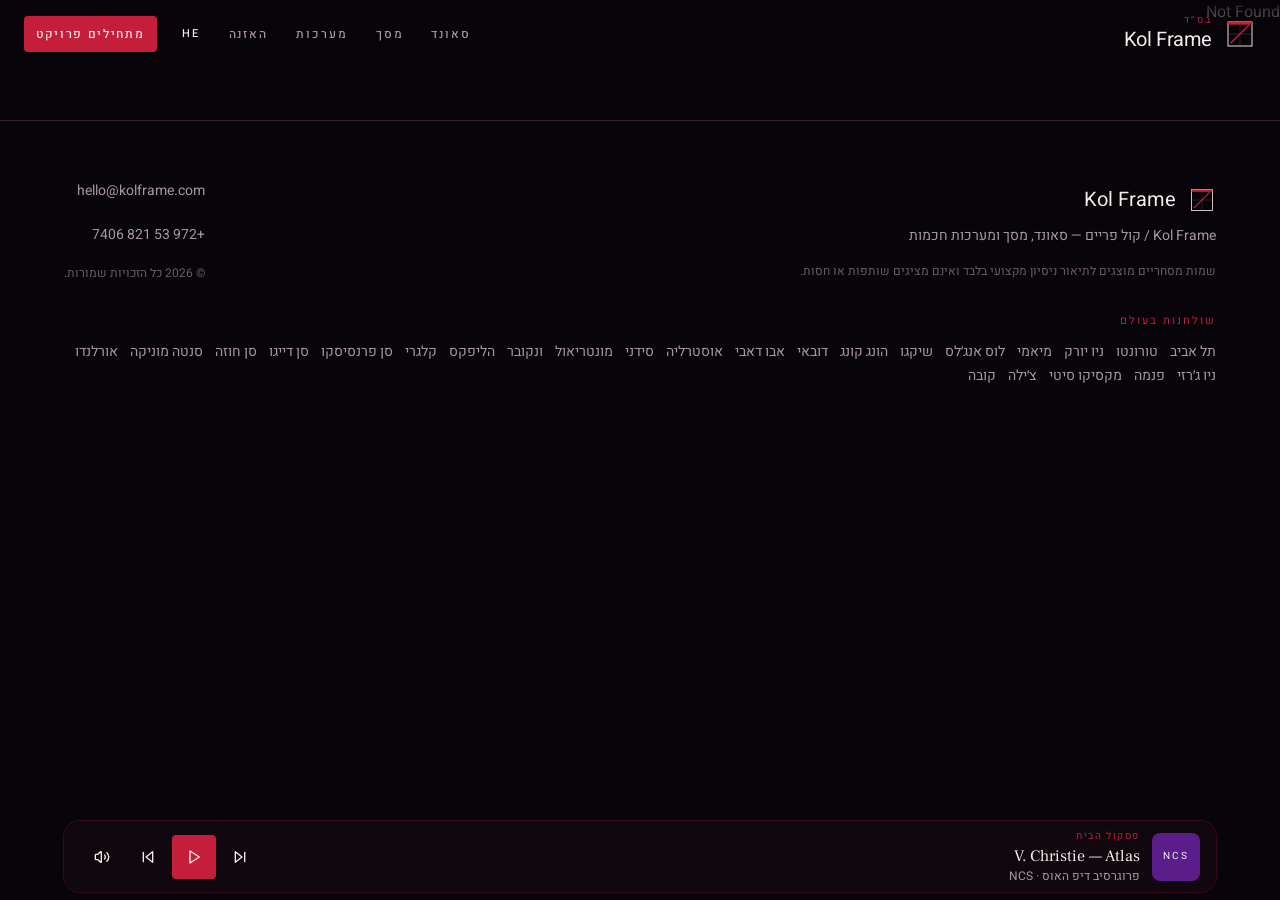
<file: sound/index.html>
<!DOCTYPE html><html lang="he" dir="rtl" class="antialiased"><head><meta name="twitter:card" content="summary_large_image"><meta property="og:title" content="Kol Frame | קול פריים"><meta property="og:type" content="x:game"><meta charSet="utf-8"/><meta name="viewport" content="width=device-width, initial-scale=1"/><link rel="stylesheet" href="/assets/styles-BMNzTEmi.css" data-precedence="default"/><title>Kol Frame | קול פריים — סאונד, מסך ו־AI</title><meta name="theme-color" content="#07040A"/><meta name="description" content="Kol Frame | קול פריים — סאונד, מסך ו־AI. אולפן מדיה לסאונד, קולנוע, בינה מלאכותית ופיתוח."/><link rel="modulepreload" href="/assets/index-Ycjy8Weo.js"/><link rel="modulepreload" href="/assets/utils-DiIYabjx.js"/><link rel="modulepreload" href="/assets/sound-BePpKHK5.js"/><link rel="modulepreload" href="/assets/craft-page-C2GogDd_.js"/><link rel="icon" type="image/svg+xml" href="/favicon.svg"/><link rel="manifest" href="/__grok/manifest.webmanifest"/><link rel="apple-touch-icon" href="/__grok/icon-180.png"/><meta name="apple-mobile-web-app-title" content="Kol Frame | קול פריים"><meta name="apple-mobile-web-app-status-bar-style" content="black"><script src="https://grok.com/grok-app-builder/extensions.js" defer></script></head><body><div class="relative min-h-dvh bg-bg text-fg" lang="he" dir="rtl"><header class="pointer-events-none fixed inset-x-0 top-0 z-40"><div class="pointer-events-auto flex items-center justify-between gap-3 bg-linear-to-b from-bg/92 to-transparent px-4 py-3 sm:px-6"><a aria-label="Kol Frame" href="/" class="flex items-center gap-3 text-fg"><svg viewBox="0 0 48 48" fill="none" class="text-fg size-8" aria-hidden="true"><rect x="6" y="6" width="36" height="36" stroke="currentColor" stroke-width="1.4"></rect><path d="M6 24 H42" stroke="currentColor" stroke-width="0.6" opacity="0.35"></path><path d="M24 6 V42" stroke="currentColor" stroke-width="0.6" opacity="0.35"></path><path d="M10 38 L38 10" class="stroke-crimson" stroke-width="2.2"></path><rect x="6" y="6" width="36" height="4" class="fill-crimson"></rect></svg><span class="flex flex-col leading-tight"><span class="text-[10px] tracking-[0.22em] text-crimson">בס״ד</span><span class="font-display text-xl tracking-[-0.02em]">Kol Frame</span></span></a><nav class="hidden items-center gap-1 lg:flex" aria-label="Primary"><a class="inline-flex h-11 items-center px-3 text-xs font-medium tracking-[0.16em] uppercase transition-opacity duration-150 text-crimson-bright active" href="/sound" data-status="active" aria-current="page">סאונד</a><a href="/screen" class="inline-flex h-11 items-center px-3 text-xs font-medium tracking-[0.16em] uppercase transition-opacity duration-150 text-muted hover:text-fg">מסך</a><a href="/systems" class="inline-flex h-11 items-center px-3 text-xs font-medium tracking-[0.16em] uppercase transition-opacity duration-150 text-muted hover:text-fg">מערכות</a><a href="/listen" class="inline-flex h-11 items-center px-3 text-xs font-medium tracking-[0.16em] uppercase transition-opacity duration-150 text-muted hover:text-fg">האזנה</a><button class="inline-flex items-center justify-center gap-2 whitespace-nowrap rounded-sm font-medium transition-[opacity,transform,background-color,color] duration-150 ease-out focus-visible:outline-none focus-visible:ring-2 focus-visible:ring-ring/50 disabled:pointer-events-none disabled:opacity-40 active:not-disabled:scale-[0.96] bg-transparent text-fg hover:bg-fg/6 min-w-11 tracking-[0.14em] uppercase h-11 px-2 text-[11px]" aria-label="שפה" type="button" aria-haspopup="dialog" aria-expanded="false" data-state="closed">HE</button><a href="/contact" class="inline-flex items-center justify-center gap-2 whitespace-nowrap rounded-sm font-medium tracking-[0.14em] uppercase transition-[opacity,transform,background-color,color] duration-150 ease-out focus-visible:outline-none focus-visible:ring-2 focus-visible:ring-ring/50 disabled:pointer-events-none disabled:opacity-40 active:not-disabled:scale-[0.96] bg-crimson text-fg hover:bg-crimson-bright h-9 px-3 text-xs ms-2">מתחילים פרויקט</a></nav><div class="flex items-center gap-1 lg:hidden"><button class="inline-flex items-center justify-center gap-2 whitespace-nowrap rounded-sm text-sm font-medium tracking-[0.14em] uppercase transition-[opacity,transform,background-color,color] duration-150 ease-out focus-visible:outline-none focus-visible:ring-2 focus-visible:ring-ring/50 disabled:pointer-events-none disabled:opacity-40 active:not-disabled:scale-[0.96] bg-transparent text-fg hover:bg-fg/6 size-11" aria-label="תפריט" type="button" aria-haspopup="dialog" aria-expanded="false" data-state="closed"><svg xmlns="http://www.w3.org/2000/svg" width="24" height="24" viewBox="0 0 24 24" fill="none" stroke="currentColor" stroke-width="2" stroke-linecap="round" stroke-linejoin="round" class="lucide lucide-menu size-5" aria-hidden="true"><path d="M4 12h16"></path><path d="M4 18h16"></path><path d="M4 6h16"></path></svg></button></div></div></header><main class="pb-24"><!--$--><div><section class="relative min-h-[70dvh] overflow-hidden"><video src="/media/films/studio.mp4" autoPlay="" muted="" loop="" playsInline="" class="absolute inset-0 h-full w-full object-cover motion-ken"></video><div class="absolute inset-0 bg-linear-to-t from-bg via-bg/55 to-bg/30"></div><div class="letterbox-t"></div><div class="letterbox-b"></div><div class="relative z-10 mx-auto flex min-h-[70dvh] max-w-6xl flex-col justify-end px-6 pb-16 pt-28"><p class="text-[11px] font-medium tracking-[0.28em] text-crimson uppercase">מוזיקה · קול · פסקול</p><h1 class="title-in mt-3 max-w-3xl font-display text-4xl font-semibold tracking-[0.04em] text-hero-grad sm:text-6xl">סאונד שמגדיר רגע.</h1><p class="mt-5 max-w-2xl text-base leading-relaxed text-bone-dim sm:text-lg">משיר ועיבוד עד מיקס, מאסטרינג וזהות קולית. הפסקול רץ ברקע בכל שפה.</p></div></section><section class="mx-auto max-w-6xl px-6 py-16"><div class="grid gap-4 sm:grid-cols-2"><article class="rounded-lg bg-bg-elevated p-6 shadow-border"><h2 class="font-serif text-2xl tracking-normal text-fg normal-case">הפקה מוזיקלית</h2><p class="mt-3 text-sm leading-relaxed text-muted">שירים מקוריים, לחנים, עיבודים ופתיחים סביב הסיפור והמעמד.</p></article><article class="rounded-lg bg-bg-elevated p-6 shadow-border"><h2 class="font-serif text-2xl tracking-normal text-fg normal-case">סאונד עם זהות</h2><p class="mt-3 text-sm leading-relaxed text-muted">עיצוב קול, מיקס, מאסטרינג וקריינות למותג, לסרט או לאירוע.</p></article><article class="rounded-lg bg-bg-elevated p-6 shadow-border"><h2 class="font-serif text-2xl tracking-normal text-fg normal-case">פסקול</h2><p class="mt-3 text-sm leading-relaxed text-muted">מוזיקה לתמונה, סטינגרים ומיקס שיושב על הפריים.</p></article><article class="rounded-lg bg-bg-elevated p-6 shadow-border"><h2 class="font-serif text-2xl tracking-normal text-fg normal-case">הפצה</h2><p class="mt-3 text-sm leading-relaxed text-muted">גרסאות לשידור, לרדיו ולהפצה דיגיטלית.</p></article></div><div class="mt-12"><a href="/contact" class="inline-flex items-center justify-center gap-2 whitespace-nowrap rounded-sm text-sm font-medium tracking-[0.14em] uppercase transition-[opacity,transform,background-color,color] duration-150 ease-out focus-visible:outline-none focus-visible:ring-2 focus-visible:ring-ring/50 disabled:pointer-events-none disabled:opacity-40 active:not-disabled:scale-[0.96] bg-crimson text-fg hover:bg-crimson-bright h-11 px-5">מתחילים פרויקט<svg xmlns="http://www.w3.org/2000/svg" width="24" height="24" viewBox="0 0 24 24" fill="none" stroke="currentColor" stroke-width="2" stroke-linecap="round" stroke-linejoin="round" class="lucide lucide-arrow-right size-4 rtl:rotate-180" aria-hidden="true"><path d="M5 12h14"></path><path d="m12 5 7 7-7 7"></path></svg></a></div></section></div><!--/$--></main><footer class="border-t border-border px-6 py-12 pb-32"><div class="mx-auto flex max-w-6xl flex-col gap-8"><div class="flex flex-col gap-8 sm:flex-row sm:items-end sm:justify-between"><div><div class="flex items-center gap-3"><svg viewBox="0 0 48 48" fill="none" class="text-fg size-7" aria-hidden="true"><rect x="6" y="6" width="36" height="36" stroke="currentColor" stroke-width="1.4"></rect><path d="M6 24 H42" stroke="currentColor" stroke-width="0.6" opacity="0.35"></path><path d="M24 6 V42" stroke="currentColor" stroke-width="0.6" opacity="0.35"></path><path d="M10 38 L38 10" class="stroke-crimson" stroke-width="2.2"></path><rect x="6" y="6" width="36" height="4" class="fill-crimson"></rect></svg><span class="font-display text-xl">Kol Frame</span></div><p class="mt-3 max-w-md text-sm text-muted">Kol Frame / קול פריים — סאונד, מסך ומערכות חכמות</p><p class="mt-4 text-xs leading-relaxed text-subtle">שמות מסחריים מוצגים לתיאור ניסיון מקצועי בלבד ואינם מציגים שותפות או חסות.</p></div><div class="text-sm text-muted"><a href="mailto:hello@kolframe.com" class="block h-11 leading-[44px]">hello@kolframe.com</a><a href="tel:+972538217406" class="block h-11 leading-[44px]">+972 53 821 7406</a><p class="mt-2 text-xs text-subtle">© <!-- -->2026<!-- --> <!-- -->כל הזכויות שמורות.</p></div></div><div><p class="text-[11px] tracking-[0.18em] text-crimson uppercase">שולחנות בעולם</p><p class="mt-3 flex flex-wrap gap-x-3 gap-y-1 text-sm text-muted"><span>תל אביב</span><span>טורונטו</span><span>ניו יורק</span><span>מיאמי</span><span>לוס אנג׳לס</span><span>שיקגו</span><span>הונג קונג</span><span>דובאי</span><span>אבו דאבי</span><span>אוסטרליה</span><span>סידני</span><span>מונטריאול</span><span>ונקובר</span><span>הליפקס</span><span>קלגרי</span><span>סן פרנסיסקו</span><span>סן דייגו</span><span>סן חוזה</span><span>סנטה מוניקה</span><span>אורלנדו</span><span>ניו ג׳רזי</span><span>פנמה</span><span>מקסיקו סיטי</span><span>צ׳ילה</span><span>קובה</span></p></div></div></footer><div class="pointer-events-none fixed inset-x-0 bottom-0 z-50"><audio preload="none"></audio><div class="pointer-events-auto mx-auto mb-[max(0.5rem,env(safe-area-inset-bottom))] flex max-w-6xl items-center gap-3 rounded-xl bg-bg-elevated/95 px-3 py-2 shadow-border backdrop-blur-md sm:px-4"><button type="button" class="relative flex size-12 shrink-0 items-center justify-center overflow-hidden rounded-md bg-purple" aria-label="נגן"><span class="font-display text-[10px] tracking-[0.18em] text-fg">NCS</span></button><div class="min-w-0 flex-1"><p class="text-[10px] tracking-[0.16em] text-crimson uppercase">פסקול הבית</p><p class="truncate font-serif text-base text-fg">V. Christie<!-- --> — <!-- -->Atlas</p><p class="hidden truncate text-xs text-muted sm:block">פרוגרסיב דיפ האוס<!-- --> · <!-- -->NCS</p></div><div class="flex items-center gap-0.5"><button class="inline-flex items-center justify-center gap-2 whitespace-nowrap rounded-sm text-sm font-medium tracking-[0.14em] uppercase transition-[opacity,transform,background-color,color] duration-150 ease-out focus-visible:outline-none focus-visible:ring-2 focus-visible:ring-ring/50 disabled:pointer-events-none disabled:opacity-40 active:not-disabled:scale-[0.96] bg-transparent text-fg hover:bg-fg/6 size-11" aria-label="הקודם"><svg xmlns="http://www.w3.org/2000/svg" width="24" height="24" viewBox="0 0 24 24" fill="none" stroke="currentColor" stroke-width="2" stroke-linecap="round" stroke-linejoin="round" class="lucide lucide-skip-back size-4 rtl:rotate-180" aria-hidden="true"><polygon points="19 20 9 12 19 4 19 20"></polygon><line x1="5" x2="5" y1="19" y2="5"></line></svg></button><button class="inline-flex items-center justify-center gap-2 whitespace-nowrap rounded-sm text-sm font-medium tracking-[0.14em] uppercase transition-[opacity,transform,background-color,color] duration-150 ease-out focus-visible:outline-none focus-visible:ring-2 focus-visible:ring-ring/50 disabled:pointer-events-none disabled:opacity-40 active:not-disabled:scale-[0.96] bg-crimson text-fg hover:bg-crimson-bright size-11" aria-label="נגן"><svg xmlns="http://www.w3.org/2000/svg" width="24" height="24" viewBox="0 0 24 24" fill="none" stroke="currentColor" stroke-width="2" stroke-linecap="round" stroke-linejoin="round" class="lucide lucide-play size-4" aria-hidden="true"><polygon points="6 3 20 12 6 21 6 3"></polygon></svg></button><button class="inline-flex items-center justify-center gap-2 whitespace-nowrap rounded-sm text-sm font-medium tracking-[0.14em] uppercase transition-[opacity,transform,background-color,color] duration-150 ease-out focus-visible:outline-none focus-visible:ring-2 focus-visible:ring-ring/50 disabled:pointer-events-none disabled:opacity-40 active:not-disabled:scale-[0.96] bg-transparent text-fg hover:bg-fg/6 size-11" aria-label="הבא"><svg xmlns="http://www.w3.org/2000/svg" width="24" height="24" viewBox="0 0 24 24" fill="none" stroke="currentColor" stroke-width="2" stroke-linecap="round" stroke-linejoin="round" class="lucide lucide-skip-forward size-4 rtl:rotate-180" aria-hidden="true"><polygon points="5 4 15 12 5 20 5 4"></polygon><line x1="19" x2="19" y1="5" y2="19"></line></svg></button><button class="items-center justify-center gap-2 whitespace-nowrap rounded-sm text-sm font-medium tracking-[0.14em] uppercase transition-[opacity,transform,background-color,color] duration-150 ease-out focus-visible:outline-none focus-visible:ring-2 focus-visible:ring-ring/50 disabled:pointer-events-none disabled:opacity-40 active:not-disabled:scale-[0.96] bg-transparent text-fg hover:bg-fg/6 hidden size-11 sm:inline-flex" aria-label="השתק"><svg xmlns="http://www.w3.org/2000/svg" width="24" height="24" viewBox="0 0 24 24" fill="none" stroke="currentColor" stroke-width="2" stroke-linecap="round" stroke-linejoin="round" class="lucide lucide-volume2 lucide-volume-2 size-4" aria-hidden="true"><path d="M11 4.702a.705.705 0 0 0-1.203-.498L6.413 7.587A1.4 1.4 0 0 1 5.416 8H3a1 1 0 0 0-1 1v6a1 1 0 0 0 1 1h2.416a1.4 1.4 0 0 1 .997.413l3.383 3.384A.705.705 0 0 0 11 19.298z"></path><path d="M16 9a5 5 0 0 1 0 6"></path><path d="M19.364 18.364a9 9 0 0 0 0-12.728"></path></svg></button></div></div></div></div><script class="$tsr" id="$tsr-stream-barrier">(self.$R=self.$R||{})["tsr"]=[];self.$_TSR={h(){this.hydrated=!0,this.c()},e(){this.streamEnded=!0,this.c()},c(){this.hydrated&&this.streamEnded&&(delete self.$_TSR,delete self.$R.tsr)},p(e){this.initialized?e():this.buffer.push(e)},buffer:[]};$_TSR.router=($R=>$R[0]={manifest:$R[1]={routes:$R[2]={__root__:$R[3]={preloads:$R[4]=["/assets/index-Ycjy8Weo.js","/assets/utils-DiIYabjx.js"],scripts:$R[5]=[$R[6]={attrs:$R[7]={type:"module",async:!0,src:"/assets/index-Ycjy8Weo.js"}}]},"/sound":$R[8]={preloads:$R[9]=["/assets/sound-BePpKHK5.js","/assets/craft-page-C2GogDd_.js"]}}},matches:$R[10]=[$R[11]={i:"__root__ ",u:1789417946984,s:"success",ssr:!0},$R[12]={i:" sound sound",u:1789417946984,s:"success",ssr:!0}]})($R["tsr"]);$_TSR.e();document.currentScript.remove()</script><script type="module" async="" src="/assets/index-Ycjy8Weo.js"></script></body></html>
</file>
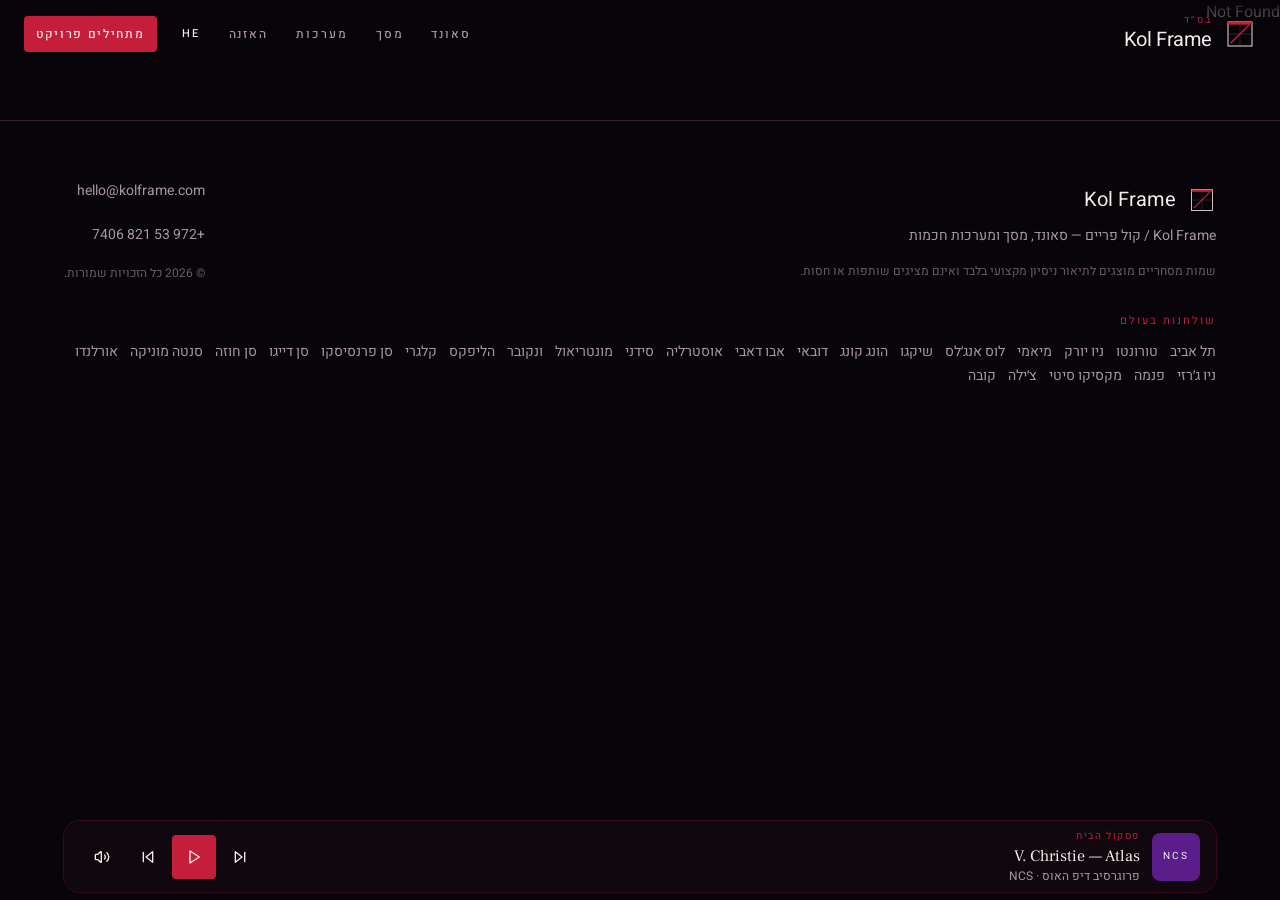
<file: stage/index.html>
<!DOCTYPE html><html lang="he" dir="rtl" class="antialiased"><head><meta name="twitter:card" content="summary_large_image"><meta property="og:title" content="Kol Frame | קול פריים"><meta property="og:type" content="x:game"><meta charSet="utf-8"/><meta name="viewport" content="width=device-width, initial-scale=1"/><link rel="preload" as="image" href="/media/films/studio.jpg"/><link rel="preload" as="image" href="/media/films/llm.jpg"/><link rel="preload" as="image" href="/media/films/architect.jpg"/><link rel="preload" as="image" href="/media/films/cut.jpg"/><link rel="preload" as="image" href="/media/films/grade.jpg"/><link rel="preload" as="image" href="/media/films/live.jpg"/><link rel="preload" as="image" href="/media/films/venue.jpg"/><link rel="preload" as="image" href="/media/theater.jpg"/><link rel="stylesheet" href="/assets/styles-BMNzTEmi.css" data-precedence="default"/><title>Kol Frame | קול פריים — סאונד, מסך ו־AI</title><meta name="theme-color" content="#07040A"/><meta name="description" content="Kol Frame | קול פריים — סאונד, מסך ו־AI. אולפן מדיה לסאונד, קולנוע, בינה מלאכותית ופיתוח."/><link rel="modulepreload" href="/assets/index-Ycjy8Weo.js"/><link rel="modulepreload" href="/assets/utils-DiIYabjx.js"/><link rel="modulepreload" href="/assets/routes-BG757HkY.js"/><link rel="modulepreload" href="/assets/vfx-canvas-DGHCo59Y.js"/><link rel="icon" type="image/svg+xml" href="/favicon.svg"/><link rel="manifest" href="/__grok/manifest.webmanifest"/><link rel="apple-touch-icon" href="/__grok/icon-180.png"/><meta name="apple-mobile-web-app-title" content="Kol Frame | קול פריים"><meta name="apple-mobile-web-app-status-bar-style" content="black"><script src="https://grok.com/grok-app-builder/extensions.js" defer></script></head><body><div class="relative min-h-dvh bg-bg text-fg" lang="he" dir="rtl"><header class="pointer-events-none fixed inset-x-0 top-0 z-40"><div class="pointer-events-auto flex items-center justify-between gap-3 bg-linear-to-b from-bg/92 to-transparent px-4 py-3 sm:px-6"><a aria-label="Kol Frame" class="flex items-center gap-3 text-fg active" href="/" data-status="active" aria-current="page"><svg viewBox="0 0 48 48" fill="none" class="text-fg size-8" aria-hidden="true"><rect x="6" y="6" width="36" height="36" stroke="currentColor" stroke-width="1.4"></rect><path d="M6 24 H42" stroke="currentColor" stroke-width="0.6" opacity="0.35"></path><path d="M24 6 V42" stroke="currentColor" stroke-width="0.6" opacity="0.35"></path><path d="M10 38 L38 10" class="stroke-crimson" stroke-width="2.2"></path><rect x="6" y="6" width="36" height="4" class="fill-crimson"></rect></svg><span class="flex flex-col leading-tight"><span class="text-[10px] tracking-[0.22em] text-crimson">בס״ד</span><span class="font-display text-xl tracking-[-0.02em]">Kol Frame</span></span></a><nav class="hidden items-center gap-1 lg:flex" aria-label="Primary"><a href="/sound" class="inline-flex h-11 items-center px-3 text-xs font-medium tracking-[0.16em] uppercase transition-opacity duration-150 text-muted hover:text-fg">סאונד</a><a href="/screen" class="inline-flex h-11 items-center px-3 text-xs font-medium tracking-[0.16em] uppercase transition-opacity duration-150 text-muted hover:text-fg">מסך</a><a href="/systems" class="inline-flex h-11 items-center px-3 text-xs font-medium tracking-[0.16em] uppercase transition-opacity duration-150 text-muted hover:text-fg">מערכות</a><a href="/listen" class="inline-flex h-11 items-center px-3 text-xs font-medium tracking-[0.16em] uppercase transition-opacity duration-150 text-muted hover:text-fg">האזנה</a><button class="inline-flex items-center justify-center gap-2 whitespace-nowrap rounded-sm font-medium transition-[opacity,transform,background-color,color] duration-150 ease-out focus-visible:outline-none focus-visible:ring-2 focus-visible:ring-ring/50 disabled:pointer-events-none disabled:opacity-40 active:not-disabled:scale-[0.96] bg-transparent text-fg hover:bg-fg/6 min-w-11 tracking-[0.14em] uppercase h-11 px-2 text-[11px]" aria-label="שפה" type="button" aria-haspopup="dialog" aria-expanded="false" data-state="closed">HE</button><a href="/contact" class="inline-flex items-center justify-center gap-2 whitespace-nowrap rounded-sm font-medium tracking-[0.14em] uppercase transition-[opacity,transform,background-color,color] duration-150 ease-out focus-visible:outline-none focus-visible:ring-2 focus-visible:ring-ring/50 disabled:pointer-events-none disabled:opacity-40 active:not-disabled:scale-[0.96] bg-crimson text-fg hover:bg-crimson-bright h-9 px-3 text-xs ms-2">מתחילים פרויקט</a></nav><div class="flex items-center gap-1 lg:hidden"><button class="inline-flex items-center justify-center gap-2 whitespace-nowrap rounded-sm text-sm font-medium tracking-[0.14em] uppercase transition-[opacity,transform,background-color,color] duration-150 ease-out focus-visible:outline-none focus-visible:ring-2 focus-visible:ring-ring/50 disabled:pointer-events-none disabled:opacity-40 active:not-disabled:scale-[0.96] bg-transparent text-fg hover:bg-fg/6 size-11" aria-label="תפריט" type="button" aria-haspopup="dialog" aria-expanded="false" data-state="closed"><svg xmlns="http://www.w3.org/2000/svg" width="24" height="24" viewBox="0 0 24 24" fill="none" stroke="currentColor" stroke-width="2" stroke-linecap="round" stroke-linejoin="round" class="lucide lucide-menu size-5" aria-hidden="true"><path d="M4 12h16"></path><path d="M4 18h16"></path><path d="M4 6h16"></path></svg></button></div></div></header><main class=""><!--$--><div class="relative h-dvh overflow-hidden bg-bg"><div class="picture-stage h-dvh overflow-hidden"><section data-scene="open" class="picture-beat relative h-dvh w-full snap-start snap-always overflow-hidden bg-bg"><div class="picture-layer absolute inset-0 is-open"><div class="picture-shift absolute inset-0"><video class="absolute inset-0 h-full w-full object-cover" src="/media/films/set.mp4" poster="/media/films/set.jpg" muted="" loop="" playsInline="" preload="auto"></video></div></div><div class="pointer-events-none absolute inset-0 bg-linear-to-t from-bg/70 via-transparent to-bg/25"></div><div class="letterbox-t"></div><div class="letterbox-b"></div><div class="absolute inset-x-0 bottom-28 z-20 flex flex-col items-start px-8 sm:px-12"><p class="pointer-events-none font-display text-xl tracking-[0.28em] text-fg/90 uppercase sm:text-3xl opacity-0">קול פריים</p><p class="pointer-events-none mt-3 max-w-xl text-sm tracking-[0.08em] text-bone-dim sm:text-base opacity-0">עשרים וחמש שנה. סאונד. מסך. מערכות.</p></div></section><section data-scene="picture" class="picture-beat relative h-dvh w-full snap-start snap-always overflow-hidden bg-bg"><div class="picture-layer absolute inset-0 is-shut"><div class="picture-shift absolute inset-0"><video class="absolute inset-0 h-full w-full object-cover" src="/media/films/stage-lot.mp4" poster="/media/stage-lot.jpg" muted="" loop="" playsInline="" preload="metadata"></video></div></div><div class="pointer-events-none absolute inset-0 bg-linear-to-t from-bg/70 via-transparent to-bg/25"></div><div class="letterbox-t"></div><div class="letterbox-b"></div><div class="absolute inset-x-0 bottom-28 z-20 flex flex-col items-start px-8 sm:px-12"><p class="pointer-events-none font-display text-xl tracking-[0.28em] text-fg/90 uppercase sm:text-3xl opacity-0">קולנוע</p><p class="pointer-events-none mt-3 max-w-xl text-sm tracking-[0.08em] text-bone-dim sm:text-base opacity-0">בימוי, כתיבה, הפקת סרטים.</p></div></section><section data-scene="sound" class="picture-beat relative h-dvh w-full snap-start snap-always overflow-hidden bg-bg"><div class="picture-layer absolute inset-0 is-shut"><div class="picture-shift absolute inset-0"><img src="/media/films/studio.jpg" alt="" class="absolute inset-0 h-full w-full object-cover"/></div></div><div class="pointer-events-none absolute inset-0 bg-linear-to-t from-bg/70 via-transparent to-bg/25"></div><div class="letterbox-t"></div><div class="letterbox-b"></div><div class="absolute inset-x-0 bottom-28 z-20 flex flex-col items-start px-8 sm:px-12"><p class="pointer-events-none font-display text-xl tracking-[0.28em] text-fg/90 uppercase sm:text-3xl opacity-0">מוזיקה</p><p class="pointer-events-none mt-3 max-w-xl text-sm tracking-[0.08em] text-bone-dim sm:text-base opacity-0">הפקה, הלחנה, הנדסת סאונד.</p></div></section><section data-scene="lab" class="picture-beat relative h-dvh w-full snap-start snap-always overflow-hidden bg-bg"><div class="picture-layer absolute inset-0 is-shut"><div class="picture-shift absolute inset-0"><img src="/media/films/llm.jpg" alt="" class="absolute inset-0 h-full w-full object-cover"/></div></div><div class="pointer-events-none absolute inset-0 bg-linear-to-t from-bg/70 via-transparent to-bg/25"></div><div class="letterbox-t"></div><div class="letterbox-b"></div><div class="absolute inset-x-0 bottom-28 z-20 flex flex-col items-start px-8 sm:px-12"><p class="pointer-events-none font-display text-xl tracking-[0.28em] text-fg/90 uppercase sm:text-3xl opacity-0">סוכנים</p><p class="pointer-events-none mt-3 max-w-xl text-sm tracking-[0.08em] text-bone-dim sm:text-base opacity-0">בינה מלאכותית, סוכנים, אוטומציה.</p></div></section><section data-scene="architect" class="picture-beat relative h-dvh w-full snap-start snap-always overflow-hidden bg-bg"><div class="picture-layer absolute inset-0 is-shut"><div class="picture-shift absolute inset-0"><img src="/media/films/architect.jpg" alt="" class="absolute inset-0 h-full w-full object-cover"/></div></div><div class="pointer-events-none absolute inset-0 bg-linear-to-t from-bg/70 via-transparent to-bg/25"></div><div class="letterbox-t"></div><div class="letterbox-b"></div><div class="absolute inset-x-0 bottom-28 z-20 flex flex-col items-start px-8 sm:px-12"><p class="pointer-events-none font-display text-xl tracking-[0.28em] text-fg/90 uppercase sm:text-3xl opacity-0">מערכות</p><p class="pointer-events-none mt-3 max-w-xl text-sm tracking-[0.08em] text-bone-dim sm:text-base opacity-0">SaaS, Priority, קופות אביב.</p></div></section><section data-scene="cut" class="picture-beat relative h-dvh w-full snap-start snap-always overflow-hidden bg-bg"><div class="picture-layer absolute inset-0 is-shut"><div class="picture-shift absolute inset-0"><img src="/media/films/cut.jpg" alt="" class="absolute inset-0 h-full w-full object-cover"/></div></div><div class="pointer-events-none absolute inset-0 bg-linear-to-t from-bg/70 via-transparent to-bg/25"></div><div class="letterbox-t"></div><div class="letterbox-b"></div><div class="absolute inset-x-0 bottom-28 z-20 flex flex-col items-start px-8 sm:px-12"><p class="pointer-events-none font-display text-xl tracking-[0.28em] text-fg/90 uppercase sm:text-3xl opacity-0">תוכן</p><p class="pointer-events-none mt-3 max-w-xl text-sm tracking-[0.08em] text-bone-dim sm:text-base opacity-0">יצירת תוכן, שיווק ברשתות.</p></div></section><section data-scene="grade" class="picture-beat relative h-dvh w-full snap-start snap-always overflow-hidden bg-bg"><div class="picture-layer absolute inset-0 is-shut"><div class="picture-shift absolute inset-0"><img src="/media/films/grade.jpg" alt="" class="absolute inset-0 h-full w-full object-cover"/></div></div><div class="pointer-events-none absolute inset-0 bg-linear-to-t from-bg/70 via-transparent to-bg/25"></div><div class="letterbox-t"></div><div class="letterbox-b"></div><div class="absolute inset-x-0 bottom-28 z-20 flex flex-col items-start px-8 sm:px-12"><p class="pointer-events-none font-display text-xl tracking-[0.28em] text-fg/90 uppercase sm:text-3xl opacity-0">ווב</p><p class="pointer-events-none mt-3 max-w-xl text-sm tracking-[0.08em] text-bone-dim sm:text-base opacity-0">עיצוב אתרים, פיתוח, פלטפורמות.</p></div></section><section data-scene="live" class="picture-beat relative h-dvh w-full snap-start snap-always overflow-hidden bg-bg"><div class="picture-layer absolute inset-0 is-shut"><div class="picture-shift absolute inset-0"><img src="/media/films/live.jpg" alt="" class="absolute inset-0 h-full w-full object-cover"/></div></div><div class="pointer-events-none absolute inset-0 bg-linear-to-t from-bg/70 via-transparent to-bg/25"></div><div class="letterbox-t"></div><div class="letterbox-b"></div><div class="absolute inset-x-0 bottom-28 z-20 flex flex-col items-start px-8 sm:px-12"><p class="pointer-events-none font-display text-xl tracking-[0.28em] text-fg/90 uppercase sm:text-3xl opacity-0">בידור</p><p class="pointer-events-none mt-3 max-w-xl text-sm tracking-[0.08em] text-bone-dim sm:text-base opacity-0">בידור, קולנוע, אירועים.</p></div></section><section data-scene="venue" class="picture-beat relative h-dvh w-full snap-start snap-always overflow-hidden bg-bg"><div class="picture-layer absolute inset-0 is-shut"><div class="picture-shift absolute inset-0"><img src="/media/films/venue.jpg" alt="" class="absolute inset-0 h-full w-full object-cover"/></div></div><div class="pointer-events-none absolute inset-0 bg-linear-to-t from-bg/70 via-transparent to-bg/25"></div><div class="letterbox-t"></div><div class="letterbox-b"></div><div class="absolute inset-x-0 bottom-28 z-20 flex flex-col items-start px-8 sm:px-12"><p class="pointer-events-none font-display text-xl tracking-[0.28em] text-fg/90 uppercase sm:text-3xl opacity-0">יצירה</p><p class="pointer-events-none mt-3 max-w-xl text-sm tracking-[0.08em] text-bone-dim sm:text-base opacity-0">קריאייטיב, הלחנה, בימוי.</p></div></section><section data-scene="end" class="picture-beat relative h-dvh w-full snap-start snap-always overflow-hidden bg-bg"><div class="picture-layer absolute inset-0 is-shut"><div class="picture-shift absolute inset-0"><img src="/media/theater.jpg" alt="" class="absolute inset-0 h-full w-full object-cover"/></div></div><div class="pointer-events-none absolute inset-0 bg-linear-to-t from-bg/70 via-transparent to-bg/25"></div><div class="letterbox-t"></div><div class="letterbox-b"></div><div class="absolute inset-x-0 bottom-28 z-20 flex flex-col items-start px-8 sm:px-12"><a href="/contact" class="font-display text-5xl font-semibold tracking-[0.14em] text-hero-grad uppercase sm:text-7xl opacity-0">מתחילים</a><p class="pointer-events-none mt-3 max-w-xl text-sm tracking-[0.08em] text-bone-dim sm:text-base opacity-0">מתחילים פרויקט.</p></div></section></div><div class="pointer-events-none absolute inset-0 z-10 opacity-20 mix-blend-screen"><canvas class="block h-full w-full touch-none" aria-hidden="true"></canvas></div><div class="film-grain"></div><button type="button" class="absolute inset-0 z-30 flex flex-col items-center justify-center bg-bg/25" aria-label="כניסה"><p class="font-serif text-xs tracking-[0.42em] text-metal uppercase">הפקה של קול פריים</p><div class="mt-5 h-px w-44 bg-crimson"></div><p class="mt-5 font-display text-5xl tracking-[0.2em] text-fg uppercase sm:text-7xl">Kol Frame</p><span class="mt-10 inline-flex h-14 items-center bg-crimson px-12 text-sm tracking-[0.36em] text-fg uppercase">כניסה</span><span class="mt-6 text-[11px] tracking-[0.32em] text-bone-dim uppercase">גלול</span></button></div><!--/$--></main><div class="pointer-events-none fixed inset-x-0 bottom-0 z-50"><audio preload="none"></audio><div class="pointer-events-auto mx-auto mb-[max(0.5rem,env(safe-area-inset-bottom))] flex max-w-6xl items-center gap-3 rounded-xl bg-bg-elevated/95 px-3 py-2 shadow-border backdrop-blur-md sm:px-4"><button type="button" class="relative flex size-12 shrink-0 items-center justify-center overflow-hidden rounded-md bg-purple" aria-label="נגן"><span class="font-display text-[10px] tracking-[0.18em] text-fg">NCS</span></button><div class="min-w-0 flex-1"><p class="text-[10px] tracking-[0.16em] text-crimson uppercase">פסקול הבית</p><p class="truncate font-serif text-base text-fg">V. Christie<!-- --> — <!-- -->Atlas</p><p class="hidden truncate text-xs text-muted sm:block">פרוגרסיב דיפ האוס<!-- --> · <!-- -->NCS</p></div><div class="flex items-center gap-0.5"><button class="inline-flex items-center justify-center gap-2 whitespace-nowrap rounded-sm text-sm font-medium tracking-[0.14em] uppercase transition-[opacity,transform,background-color,color] duration-150 ease-out focus-visible:outline-none focus-visible:ring-2 focus-visible:ring-ring/50 disabled:pointer-events-none disabled:opacity-40 active:not-disabled:scale-[0.96] bg-transparent text-fg hover:bg-fg/6 size-11" aria-label="הקודם"><svg xmlns="http://www.w3.org/2000/svg" width="24" height="24" viewBox="0 0 24 24" fill="none" stroke="currentColor" stroke-width="2" stroke-linecap="round" stroke-linejoin="round" class="lucide lucide-skip-back size-4 rtl:rotate-180" aria-hidden="true"><polygon points="19 20 9 12 19 4 19 20"></polygon><line x1="5" x2="5" y1="19" y2="5"></line></svg></button><button class="inline-flex items-center justify-center gap-2 whitespace-nowrap rounded-sm text-sm font-medium tracking-[0.14em] uppercase transition-[opacity,transform,background-color,color] duration-150 ease-out focus-visible:outline-none focus-visible:ring-2 focus-visible:ring-ring/50 disabled:pointer-events-none disabled:opacity-40 active:not-disabled:scale-[0.96] bg-crimson text-fg hover:bg-crimson-bright size-11" aria-label="נגן"><svg xmlns="http://www.w3.org/2000/svg" width="24" height="24" viewBox="0 0 24 24" fill="none" stroke="currentColor" stroke-width="2" stroke-linecap="round" stroke-linejoin="round" class="lucide lucide-play size-4" aria-hidden="true"><polygon points="6 3 20 12 6 21 6 3"></polygon></svg></button><button class="inline-flex items-center justify-center gap-2 whitespace-nowrap rounded-sm text-sm font-medium tracking-[0.14em] uppercase transition-[opacity,transform,background-color,color] duration-150 ease-out focus-visible:outline-none focus-visible:ring-2 focus-visible:ring-ring/50 disabled:pointer-events-none disabled:opacity-40 active:not-disabled:scale-[0.96] bg-transparent text-fg hover:bg-fg/6 size-11" aria-label="הבא"><svg xmlns="http://www.w3.org/2000/svg" width="24" height="24" viewBox="0 0 24 24" fill="none" stroke="currentColor" stroke-width="2" stroke-linecap="round" stroke-linejoin="round" class="lucide lucide-skip-forward size-4 rtl:rotate-180" aria-hidden="true"><polygon points="5 4 15 12 5 20 5 4"></polygon><line x1="19" x2="19" y1="5" y2="19"></line></svg></button><button class="items-center justify-center gap-2 whitespace-nowrap rounded-sm text-sm font-medium tracking-[0.14em] uppercase transition-[opacity,transform,background-color,color] duration-150 ease-out focus-visible:outline-none focus-visible:ring-2 focus-visible:ring-ring/50 disabled:pointer-events-none disabled:opacity-40 active:not-disabled:scale-[0.96] bg-transparent text-fg hover:bg-fg/6 hidden size-11 sm:inline-flex" aria-label="השתק"><svg xmlns="http://www.w3.org/2000/svg" width="24" height="24" viewBox="0 0 24 24" fill="none" stroke="currentColor" stroke-width="2" stroke-linecap="round" stroke-linejoin="round" class="lucide lucide-volume2 lucide-volume-2 size-4" aria-hidden="true"><path d="M11 4.702a.705.705 0 0 0-1.203-.498L6.413 7.587A1.4 1.4 0 0 1 5.416 8H3a1 1 0 0 0-1 1v6a1 1 0 0 0 1 1h2.416a1.4 1.4 0 0 1 .997.413l3.383 3.384A.705.705 0 0 0 11 19.298z"></path><path d="M16 9a5 5 0 0 1 0 6"></path><path d="M19.364 18.364a9 9 0 0 0 0-12.728"></path></svg></button></div></div></div></div><script class="$tsr" id="$tsr-stream-barrier">(self.$R=self.$R||{})["tsr"]=[];self.$_TSR={h(){this.hydrated=!0,this.c()},e(){this.streamEnded=!0,this.c()},c(){this.hydrated&&this.streamEnded&&(delete self.$_TSR,delete self.$R.tsr)},p(e){this.initialized?e():this.buffer.push(e)},buffer:[]};$_TSR.router=($R=>$R[0]={manifest:$R[1]={routes:$R[2]={__root__:$R[3]={preloads:$R[4]=["/assets/index-Ycjy8Weo.js","/assets/utils-DiIYabjx.js"],scripts:$R[5]=[$R[6]={attrs:$R[7]={type:"module",async:!0,src:"/assets/index-Ycjy8Weo.js"}}]},"/":$R[8]={preloads:$R[9]=["/assets/routes-BG757HkY.js","/assets/vfx-canvas-DGHCo59Y.js"]}}},matches:$R[10]=[$R[11]={i:"__root__ ",u:1789417947110,s:"success",ssr:!0},$R[12]={i:"  ",u:1789417947110,s:"success",ssr:!0}]})($R["tsr"]);$_TSR.e();document.currentScript.remove()</script><script type="module" async="" src="/assets/index-Ycjy8Weo.js"></script></body></html>
</file>
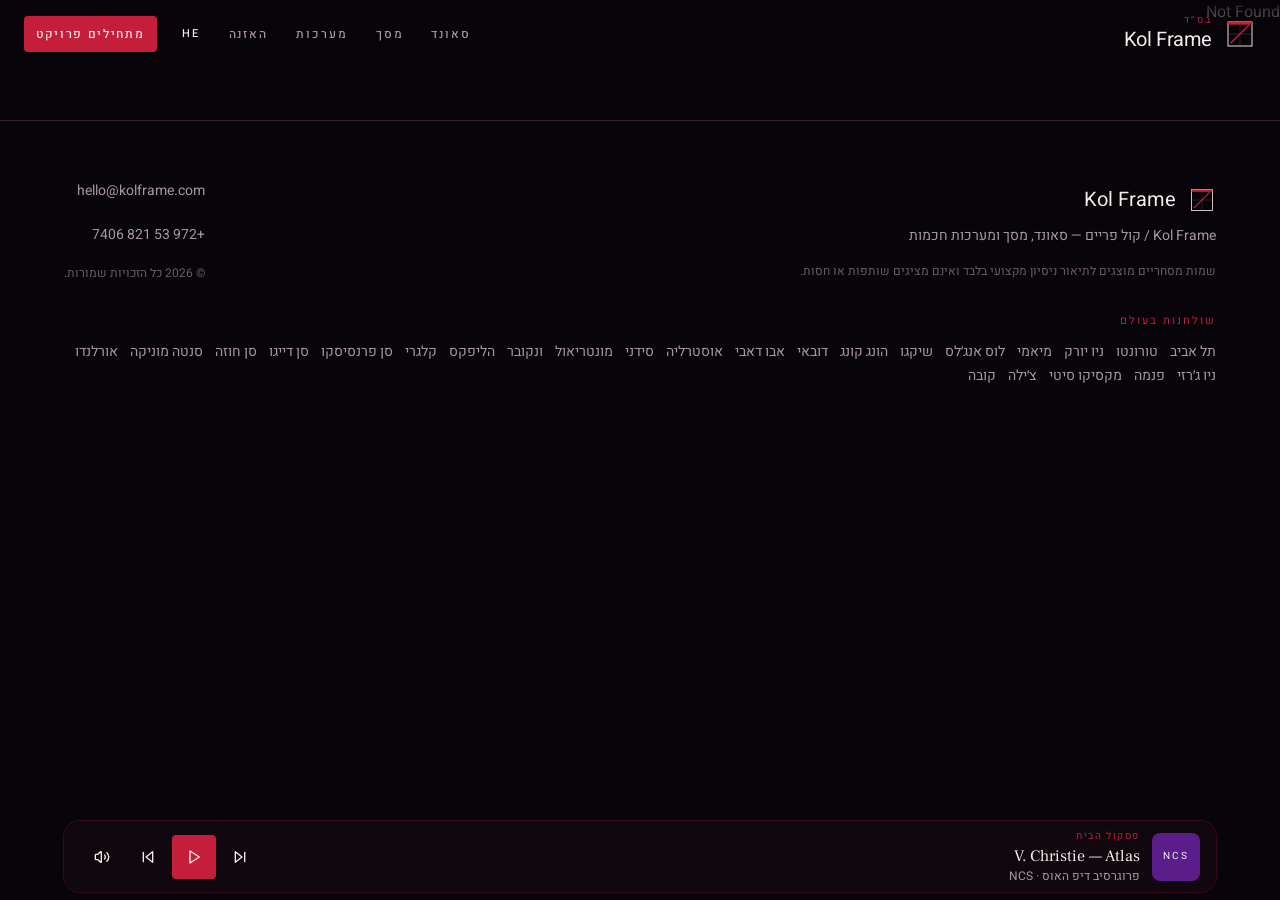
<file: systems/index.html>
<!DOCTYPE html><html lang="he" dir="rtl" class="antialiased"><head><meta name="twitter:card" content="summary_large_image"><meta property="og:title" content="Kol Frame | קול פריים"><meta property="og:type" content="x:game"><meta charSet="utf-8"/><meta name="viewport" content="width=device-width, initial-scale=1"/><link rel="stylesheet" href="/assets/styles-BMNzTEmi.css" data-precedence="default"/><title>Kol Frame | קול פריים — סאונד, מסך ו־AI</title><meta name="theme-color" content="#07040A"/><meta name="description" content="Kol Frame | קול פריים — סאונד, מסך ו־AI. אולפן מדיה לסאונד, קולנוע, בינה מלאכותית ופיתוח."/><link rel="modulepreload" href="/assets/index-Ycjy8Weo.js"/><link rel="modulepreload" href="/assets/utils-DiIYabjx.js"/><link rel="modulepreload" href="/assets/systems-FGRXFbqL.js"/><link rel="modulepreload" href="/assets/craft-page-C2GogDd_.js"/><link rel="icon" type="image/svg+xml" href="/favicon.svg"/><link rel="manifest" href="/__grok/manifest.webmanifest"/><link rel="apple-touch-icon" href="/__grok/icon-180.png"/><meta name="apple-mobile-web-app-title" content="Kol Frame | קול פריים"><meta name="apple-mobile-web-app-status-bar-style" content="black"><script src="https://grok.com/grok-app-builder/extensions.js" defer></script></head><body><div class="relative min-h-dvh bg-bg text-fg" lang="he" dir="rtl"><header class="pointer-events-none fixed inset-x-0 top-0 z-40"><div class="pointer-events-auto flex items-center justify-between gap-3 bg-linear-to-b from-bg/92 to-transparent px-4 py-3 sm:px-6"><a aria-label="Kol Frame" href="/" class="flex items-center gap-3 text-fg"><svg viewBox="0 0 48 48" fill="none" class="text-fg size-8" aria-hidden="true"><rect x="6" y="6" width="36" height="36" stroke="currentColor" stroke-width="1.4"></rect><path d="M6 24 H42" stroke="currentColor" stroke-width="0.6" opacity="0.35"></path><path d="M24 6 V42" stroke="currentColor" stroke-width="0.6" opacity="0.35"></path><path d="M10 38 L38 10" class="stroke-crimson" stroke-width="2.2"></path><rect x="6" y="6" width="36" height="4" class="fill-crimson"></rect></svg><span class="flex flex-col leading-tight"><span class="text-[10px] tracking-[0.22em] text-crimson">בס״ד</span><span class="font-display text-xl tracking-[-0.02em]">Kol Frame</span></span></a><nav class="hidden items-center gap-1 lg:flex" aria-label="Primary"><a href="/sound" class="inline-flex h-11 items-center px-3 text-xs font-medium tracking-[0.16em] uppercase transition-opacity duration-150 text-muted hover:text-fg">סאונד</a><a href="/screen" class="inline-flex h-11 items-center px-3 text-xs font-medium tracking-[0.16em] uppercase transition-opacity duration-150 text-muted hover:text-fg">מסך</a><a class="inline-flex h-11 items-center px-3 text-xs font-medium tracking-[0.16em] uppercase transition-opacity duration-150 text-crimson-bright active" href="/systems" data-status="active" aria-current="page">מערכות</a><a href="/listen" class="inline-flex h-11 items-center px-3 text-xs font-medium tracking-[0.16em] uppercase transition-opacity duration-150 text-muted hover:text-fg">האזנה</a><button class="inline-flex items-center justify-center gap-2 whitespace-nowrap rounded-sm font-medium transition-[opacity,transform,background-color,color] duration-150 ease-out focus-visible:outline-none focus-visible:ring-2 focus-visible:ring-ring/50 disabled:pointer-events-none disabled:opacity-40 active:not-disabled:scale-[0.96] bg-transparent text-fg hover:bg-fg/6 min-w-11 tracking-[0.14em] uppercase h-11 px-2 text-[11px]" aria-label="שפה" type="button" aria-haspopup="dialog" aria-expanded="false" data-state="closed">HE</button><a href="/contact" class="inline-flex items-center justify-center gap-2 whitespace-nowrap rounded-sm font-medium tracking-[0.14em] uppercase transition-[opacity,transform,background-color,color] duration-150 ease-out focus-visible:outline-none focus-visible:ring-2 focus-visible:ring-ring/50 disabled:pointer-events-none disabled:opacity-40 active:not-disabled:scale-[0.96] bg-crimson text-fg hover:bg-crimson-bright h-9 px-3 text-xs ms-2">מתחילים פרויקט</a></nav><div class="flex items-center gap-1 lg:hidden"><button class="inline-flex items-center justify-center gap-2 whitespace-nowrap rounded-sm text-sm font-medium tracking-[0.14em] uppercase transition-[opacity,transform,background-color,color] duration-150 ease-out focus-visible:outline-none focus-visible:ring-2 focus-visible:ring-ring/50 disabled:pointer-events-none disabled:opacity-40 active:not-disabled:scale-[0.96] bg-transparent text-fg hover:bg-fg/6 size-11" aria-label="תפריט" type="button" aria-haspopup="dialog" aria-expanded="false" data-state="closed"><svg xmlns="http://www.w3.org/2000/svg" width="24" height="24" viewBox="0 0 24 24" fill="none" stroke="currentColor" stroke-width="2" stroke-linecap="round" stroke-linejoin="round" class="lucide lucide-menu size-5" aria-hidden="true"><path d="M4 12h16"></path><path d="M4 18h16"></path><path d="M4 6h16"></path></svg></button></div></div></header><main class="pb-24"><!--$--><div><section class="relative min-h-[70dvh] overflow-hidden"><video src="/media/films/llm.mp4" autoPlay="" muted="" loop="" playsInline="" class="absolute inset-0 h-full w-full object-cover motion-ken"></video><div class="absolute inset-0 bg-linear-to-t from-bg via-bg/55 to-bg/30"></div><div class="letterbox-t"></div><div class="letterbox-b"></div><div class="relative z-10 mx-auto flex min-h-[70dvh] max-w-6xl flex-col justify-end px-6 pb-16 pt-28"><p class="text-[11px] font-medium tracking-[0.28em] text-crimson uppercase">AI · אוטומציה · קוד</p><h1 class="title-in mt-3 max-w-3xl font-display text-4xl font-semibold tracking-[0.04em] text-hero-grad sm:text-6xl">יצירה שממשיכה לעבוד.</h1><p class="mt-5 max-w-2xl text-base leading-relaxed text-bone-dim sm:text-lg">אפליקציות, אתרים, תהליכים ופלטפורמות — המחיר ייקבע אחרי אפיון.</p></div></section><section class="mx-auto max-w-6xl px-6 py-16"><div class="grid gap-4 sm:grid-cols-2"><article class="rounded-lg bg-bg-elevated p-6 shadow-border"><h2 class="font-serif text-2xl tracking-normal text-fg normal-case">סוכני AI</h2><p class="mt-3 text-sm leading-relaxed text-muted">תכנון והטמעה של סוכנים ואוטומציות על התהליך האמיתי.</p></article><article class="rounded-lg bg-bg-elevated p-6 shadow-border"><h2 class="font-serif text-2xl tracking-normal text-fg normal-case">SaaS, Priority וקופות אביב</h2><p class="mt-3 text-sm leading-relaxed text-muted">אפליקציות, אתרים, CRM, Priority ו־Aviv Coupot / POS.</p></article><article class="rounded-lg bg-bg-elevated p-6 shadow-border"><h2 class="font-serif text-2xl tracking-normal text-fg normal-case">אינטגרציה</h2><p class="mt-3 text-sm leading-relaxed text-muted">חיבור מערכות קצה בלי לשבור את היצירה.</p></article><article class="rounded-lg bg-bg-elevated p-6 shadow-border"><h2 class="font-serif text-2xl tracking-normal text-fg normal-case">שיווק תוכן</h2><p class="mt-3 text-sm leading-relaxed text-muted">יצירת תוכן, שיווק ברשתות, כתיבה והפצה.</p></article></div><div class="mt-12"><a href="/contact" class="inline-flex items-center justify-center gap-2 whitespace-nowrap rounded-sm text-sm font-medium tracking-[0.14em] uppercase transition-[opacity,transform,background-color,color] duration-150 ease-out focus-visible:outline-none focus-visible:ring-2 focus-visible:ring-ring/50 disabled:pointer-events-none disabled:opacity-40 active:not-disabled:scale-[0.96] bg-crimson text-fg hover:bg-crimson-bright h-11 px-5">מתחילים פרויקט<svg xmlns="http://www.w3.org/2000/svg" width="24" height="24" viewBox="0 0 24 24" fill="none" stroke="currentColor" stroke-width="2" stroke-linecap="round" stroke-linejoin="round" class="lucide lucide-arrow-right size-4 rtl:rotate-180" aria-hidden="true"><path d="M5 12h14"></path><path d="m12 5 7 7-7 7"></path></svg></a></div></section></div><!--/$--></main><footer class="border-t border-border px-6 py-12 pb-32"><div class="mx-auto flex max-w-6xl flex-col gap-8"><div class="flex flex-col gap-8 sm:flex-row sm:items-end sm:justify-between"><div><div class="flex items-center gap-3"><svg viewBox="0 0 48 48" fill="none" class="text-fg size-7" aria-hidden="true"><rect x="6" y="6" width="36" height="36" stroke="currentColor" stroke-width="1.4"></rect><path d="M6 24 H42" stroke="currentColor" stroke-width="0.6" opacity="0.35"></path><path d="M24 6 V42" stroke="currentColor" stroke-width="0.6" opacity="0.35"></path><path d="M10 38 L38 10" class="stroke-crimson" stroke-width="2.2"></path><rect x="6" y="6" width="36" height="4" class="fill-crimson"></rect></svg><span class="font-display text-xl">Kol Frame</span></div><p class="mt-3 max-w-md text-sm text-muted">Kol Frame / קול פריים — סאונד, מסך ומערכות חכמות</p><p class="mt-4 text-xs leading-relaxed text-subtle">שמות מסחריים מוצגים לתיאור ניסיון מקצועי בלבד ואינם מציגים שותפות או חסות.</p></div><div class="text-sm text-muted"><a href="mailto:hello@kolframe.com" class="block h-11 leading-[44px]">hello@kolframe.com</a><a href="tel:+972538217406" class="block h-11 leading-[44px]">+972 53 821 7406</a><p class="mt-2 text-xs text-subtle">© <!-- -->2026<!-- --> <!-- -->כל הזכויות שמורות.</p></div></div><div><p class="text-[11px] tracking-[0.18em] text-crimson uppercase">שולחנות בעולם</p><p class="mt-3 flex flex-wrap gap-x-3 gap-y-1 text-sm text-muted"><span>תל אביב</span><span>טורונטו</span><span>ניו יורק</span><span>מיאמי</span><span>לוס אנג׳לס</span><span>שיקגו</span><span>הונג קונג</span><span>דובאי</span><span>אבו דאבי</span><span>אוסטרליה</span><span>סידני</span><span>מונטריאול</span><span>ונקובר</span><span>הליפקס</span><span>קלגרי</span><span>סן פרנסיסקו</span><span>סן דייגו</span><span>סן חוזה</span><span>סנטה מוניקה</span><span>אורלנדו</span><span>ניו ג׳רזי</span><span>פנמה</span><span>מקסיקו סיטי</span><span>צ׳ילה</span><span>קובה</span></p></div></div></footer><div class="pointer-events-none fixed inset-x-0 bottom-0 z-50"><audio preload="none"></audio><div class="pointer-events-auto mx-auto mb-[max(0.5rem,env(safe-area-inset-bottom))] flex max-w-6xl items-center gap-3 rounded-xl bg-bg-elevated/95 px-3 py-2 shadow-border backdrop-blur-md sm:px-4"><button type="button" class="relative flex size-12 shrink-0 items-center justify-center overflow-hidden rounded-md bg-purple" aria-label="נגן"><span class="font-display text-[10px] tracking-[0.18em] text-fg">NCS</span></button><div class="min-w-0 flex-1"><p class="text-[10px] tracking-[0.16em] text-crimson uppercase">פסקול הבית</p><p class="truncate font-serif text-base text-fg">V. Christie<!-- --> — <!-- -->Atlas</p><p class="hidden truncate text-xs text-muted sm:block">פרוגרסיב דיפ האוס<!-- --> · <!-- -->NCS</p></div><div class="flex items-center gap-0.5"><button class="inline-flex items-center justify-center gap-2 whitespace-nowrap rounded-sm text-sm font-medium tracking-[0.14em] uppercase transition-[opacity,transform,background-color,color] duration-150 ease-out focus-visible:outline-none focus-visible:ring-2 focus-visible:ring-ring/50 disabled:pointer-events-none disabled:opacity-40 active:not-disabled:scale-[0.96] bg-transparent text-fg hover:bg-fg/6 size-11" aria-label="הקודם"><svg xmlns="http://www.w3.org/2000/svg" width="24" height="24" viewBox="0 0 24 24" fill="none" stroke="currentColor" stroke-width="2" stroke-linecap="round" stroke-linejoin="round" class="lucide lucide-skip-back size-4 rtl:rotate-180" aria-hidden="true"><polygon points="19 20 9 12 19 4 19 20"></polygon><line x1="5" x2="5" y1="19" y2="5"></line></svg></button><button class="inline-flex items-center justify-center gap-2 whitespace-nowrap rounded-sm text-sm font-medium tracking-[0.14em] uppercase transition-[opacity,transform,background-color,color] duration-150 ease-out focus-visible:outline-none focus-visible:ring-2 focus-visible:ring-ring/50 disabled:pointer-events-none disabled:opacity-40 active:not-disabled:scale-[0.96] bg-crimson text-fg hover:bg-crimson-bright size-11" aria-label="נגן"><svg xmlns="http://www.w3.org/2000/svg" width="24" height="24" viewBox="0 0 24 24" fill="none" stroke="currentColor" stroke-width="2" stroke-linecap="round" stroke-linejoin="round" class="lucide lucide-play size-4" aria-hidden="true"><polygon points="6 3 20 12 6 21 6 3"></polygon></svg></button><button class="inline-flex items-center justify-center gap-2 whitespace-nowrap rounded-sm text-sm font-medium tracking-[0.14em] uppercase transition-[opacity,transform,background-color,color] duration-150 ease-out focus-visible:outline-none focus-visible:ring-2 focus-visible:ring-ring/50 disabled:pointer-events-none disabled:opacity-40 active:not-disabled:scale-[0.96] bg-transparent text-fg hover:bg-fg/6 size-11" aria-label="הבא"><svg xmlns="http://www.w3.org/2000/svg" width="24" height="24" viewBox="0 0 24 24" fill="none" stroke="currentColor" stroke-width="2" stroke-linecap="round" stroke-linejoin="round" class="lucide lucide-skip-forward size-4 rtl:rotate-180" aria-hidden="true"><polygon points="5 4 15 12 5 20 5 4"></polygon><line x1="19" x2="19" y1="5" y2="19"></line></svg></button><button class="items-center justify-center gap-2 whitespace-nowrap rounded-sm text-sm font-medium tracking-[0.14em] uppercase transition-[opacity,transform,background-color,color] duration-150 ease-out focus-visible:outline-none focus-visible:ring-2 focus-visible:ring-ring/50 disabled:pointer-events-none disabled:opacity-40 active:not-disabled:scale-[0.96] bg-transparent text-fg hover:bg-fg/6 hidden size-11 sm:inline-flex" aria-label="השתק"><svg xmlns="http://www.w3.org/2000/svg" width="24" height="24" viewBox="0 0 24 24" fill="none" stroke="currentColor" stroke-width="2" stroke-linecap="round" stroke-linejoin="round" class="lucide lucide-volume2 lucide-volume-2 size-4" aria-hidden="true"><path d="M11 4.702a.705.705 0 0 0-1.203-.498L6.413 7.587A1.4 1.4 0 0 1 5.416 8H3a1 1 0 0 0-1 1v6a1 1 0 0 0 1 1h2.416a1.4 1.4 0 0 1 .997.413l3.383 3.384A.705.705 0 0 0 11 19.298z"></path><path d="M16 9a5 5 0 0 1 0 6"></path><path d="M19.364 18.364a9 9 0 0 0 0-12.728"></path></svg></button></div></div></div></div><script class="$tsr" id="$tsr-stream-barrier">(self.$R=self.$R||{})["tsr"]=[];self.$_TSR={h(){this.hydrated=!0,this.c()},e(){this.streamEnded=!0,this.c()},c(){this.hydrated&&this.streamEnded&&(delete self.$_TSR,delete self.$R.tsr)},p(e){this.initialized?e():this.buffer.push(e)},buffer:[]};$_TSR.router=($R=>$R[0]={manifest:$R[1]={routes:$R[2]={__root__:$R[3]={preloads:$R[4]=["/assets/index-Ycjy8Weo.js","/assets/utils-DiIYabjx.js"],scripts:$R[5]=[$R[6]={attrs:$R[7]={type:"module",async:!0,src:"/assets/index-Ycjy8Weo.js"}}]},"/systems":$R[8]={preloads:$R[9]=["/assets/systems-FGRXFbqL.js","/assets/craft-page-C2GogDd_.js"]}}},matches:$R[10]=[$R[11]={i:"__root__ ",u:1789417947036,s:"success",ssr:!0},$R[12]={i:" systems systems",u:1789417947036,s:"success",ssr:!0}]})($R["tsr"]);$_TSR.e();document.currentScript.remove()</script><script type="module" async="" src="/assets/index-Ycjy8Weo.js"></script></body></html>
</file>
<file: assets/styles-BMNzTEmi.css>
@import "https://fonts.googleapis.com/css2?family=Barlow+Condensed:ital,wght@0,400;0,500;0,600;0,700;1,400&family=Cinzel:wght@500;600;700&family=Frank+Ruhl+Libre:wght@500;600;700&family=Heebo:wght@400;500;700;800&family=Noto+Naskh+Arabic:wght@400;600;700&family=Oswald:wght@400;500;600;700&display=swap";@layer components;@layer properties{@supports (((-webkit-hyphens:none)) and (not (margin-trim:inline))) or ((-moz-orient:inline) and (not (color:rgb(from red r g b)))){*,:before,:after,::backdrop{--tw-translate-x:0;--tw-translate-y:0;--tw-translate-z:0;--tw-scale-x:1;--tw-scale-y:1;--tw-scale-z:1;--tw-rotate-x:initial;--tw-rotate-y:initial;--tw-rotate-z:initial;--tw-skew-x:initial;--tw-skew-y:initial;--tw-space-y-reverse:0;--tw-border-style:solid;--tw-gradient-position:initial;--tw-gradient-from:#0000;--tw-gradient-via:#0000;--tw-gradient-to:#0000;--tw-gradient-stops:initial;--tw-gradient-via-stops:initial;--tw-gradient-from-position:0%;--tw-gradient-via-position:50%;--tw-gradient-to-position:100%;--tw-leading:initial;--tw-font-weight:initial;--tw-tracking:initial;--tw-ordinal:initial;--tw-slashed-zero:initial;--tw-numeric-figure:initial;--tw-numeric-spacing:initial;--tw-numeric-fraction:initial;--tw-shadow:0 0 #0000;--tw-shadow-color:initial;--tw-shadow-alpha:100%;--tw-inset-shadow:0 0 #0000;--tw-inset-shadow-color:initial;--tw-inset-shadow-alpha:100%;--tw-ring-color:initial;--tw-ring-shadow:0 0 #0000;--tw-inset-ring-color:initial;--tw-inset-ring-shadow:0 0 #0000;--tw-ring-inset:initial;--tw-ring-offset-width:0px;--tw-ring-offset-color:#fff;--tw-ring-offset-shadow:0 0 #0000;--tw-outline-style:solid;--tw-blur:initial;--tw-brightness:initial;--tw-contrast:initial;--tw-grayscale:initial;--tw-hue-rotate:initial;--tw-invert:initial;--tw-opacity:initial;--tw-saturate:initial;--tw-sepia:initial;--tw-drop-shadow:initial;--tw-drop-shadow-color:initial;--tw-drop-shadow-alpha:100%;--tw-drop-shadow-size:initial;--tw-backdrop-blur:initial;--tw-backdrop-brightness:initial;--tw-backdrop-contrast:initial;--tw-backdrop-grayscale:initial;--tw-backdrop-hue-rotate:initial;--tw-backdrop-invert:initial;--tw-backdrop-opacity:initial;--tw-backdrop-saturate:initial;--tw-backdrop-sepia:initial;--tw-duration:initial;--tw-ease:initial;--tw-content:""}}}@layer theme{:root,:host{--font-sans:"Barlow Condensed", "Heebo", ui-sans-serif, system-ui, sans-serif;--font-serif:"Cinzel", "Frank Ruhl Libre", ui-serif, Georgia, serif;--font-mono:ui-monospace, "SF Mono", Menlo, Consolas, monospace;--color-red-500:oklch(63.7% .237 25.331);--color-zinc-50:oklch(98.5% 0 none);--color-zinc-400:oklch(70.5% .015 286.067);--color-zinc-500:oklch(55.2% .016 285.938);--color-zinc-900:oklch(21% .006 285.885);--color-zinc-950:oklch(14.1% .005 285.823);--color-neutral-100:oklch(97% 0 none);--color-neutral-300:oklch(87% 0 none);--color-neutral-500:oklch(55.6% 0 none);--color-neutral-700:oklch(37.1% 0 none);--color-neutral-900:oklch(20.5% 0 none);--color-black:#000;--color-white:#fff;--spacing:.25rem;--container-sm:24rem;--container-md:28rem;--container-xl:36rem;--container-2xl:42rem;--container-3xl:48rem;--container-6xl:72rem;--text-xs:.75rem;--text-xs--line-height:calc(1 / .75);--text-sm:.875rem;--text-sm--line-height:calc(1.25 / .875);--text-base:1rem;--text-base--line-height:calc(1.5 / 1);--text-lg:1.125rem;--text-lg--line-height:calc(1.75 / 1.125);--text-xl:1.25rem;--text-xl--line-height:calc(1.75 / 1.25);--text-2xl:1.5rem;--text-2xl--line-height:calc(2 / 1.5);--text-3xl:1.875rem;--text-3xl--line-height:calc(2.25 / 1.875);--text-4xl:2.25rem;--text-4xl--line-height:calc(2.5 / 2.25);--text-5xl:3rem;--text-5xl--line-height:1;--text-6xl:3.75rem;--text-6xl--line-height:1;--text-7xl:4.5rem;--text-7xl--line-height:1;--font-weight-medium:500;--font-weight-semibold:600;--tracking-tight:-.025em;--tracking-normal:0em;--leading-tight:1.25;--leading-snug:1.375;--leading-normal:1.5;--leading-relaxed:1.625;--radius-xs:2px;--radius-sm:4px;--radius-md:8px;--radius-lg:12px;--radius-xl:16px;--radius-2xl:1rem;--ease-out:cubic-bezier(0, 0, .2, 1);--ease-in-out:cubic-bezier(.4, 0, .2, 1);--animate-pulse:pulse 2s cubic-bezier(.4, 0, .6, 1) infinite;--blur-md:12px;--default-transition-duration:.15s;--default-transition-timing-function:cubic-bezier(.4, 0, .2, 1);--default-font-family:var(--font-sans);--default-mono-font-family:var(--font-mono);--color-bg:#07040a;--color-bg-elevated:#120910;--color-fg:#f3eee8;--color-muted:#a8989e;--color-subtle:#6e5d66;--color-purple:#5a1d8a;--color-crimson:#c41e3a;--color-crimson-bright:#ff3b5c;--color-metal:#e8b4bc;--color-oxblood-bright:#ff3b5c;--color-bone:#f3eee8;--color-bone-dim:#cfc4c8;--color-border:#3a1f32;--color-ring:#c41e3a;--font-display:"Oswald", "Heebo", ui-sans-serif, system-ui, sans-serif;--shadow-border:0 0 0 1px #c41e3a47;--shadow-border-hover:0 0 0 1px #ff3b5c8c}}@layer base{*,:after,:before,::backdrop{box-sizing:border-box;border:0 solid;margin:0;padding:0}::file-selector-button{box-sizing:border-box;border:0 solid;margin:0;padding:0}html,:host{-webkit-text-size-adjust:100%;tab-size:4;line-height:1.5;font-family:var(--default-font-family,-apple-system, BlinkMacSystemFont, "Segoe UI", Roboto, "Helvetica Neue", "Noto Sans", Arial, sans-serif, "Apple Color Emoji", "Segoe UI Emoji", "Segoe UI Symbol", "Noto Color Emoji");font-feature-settings:var(--default-font-feature-settings,normal);font-variation-settings:var(--default-font-variation-settings,normal);-webkit-tap-highlight-color:transparent}hr{height:0;color:inherit;border-top-width:1px}abbr:where([title]){-webkit-text-decoration:underline dotted;text-decoration:underline dotted}h1,h2,h3,h4,h5,h6{font-size:inherit;font-weight:inherit}a{color:inherit;-webkit-text-decoration:inherit;-webkit-text-decoration:inherit;-webkit-text-decoration:inherit;-webkit-text-decoration:inherit;text-decoration:inherit}b,strong{font-weight:bolder}code,kbd,samp,pre{font-family:var(--default-mono-font-family,ui-monospace, SFMono-Regular, Menlo, Monaco, Consolas, "Liberation Mono", "Courier New", monospace);font-feature-settings:var(--default-mono-font-feature-settings,normal);font-variation-settings:var(--default-mono-font-variation-settings,normal);font-size:1em}small{font-size:80%}sub,sup{vertical-align:baseline;font-size:75%;line-height:0;position:relative}sub{bottom:-.25em}sup{top:-.5em}table{text-indent:0;border-color:inherit;border-collapse:collapse}:-moz-focusring:where(:not(iframe)){outline:auto}progress{vertical-align:baseline}summary{display:list-item}ol,ul,menu{list-style:none}img,svg,video,canvas,audio,iframe,embed,object{vertical-align:middle;display:block}img,video{max-width:100%;height:auto}button,input,select,optgroup,textarea{font:inherit;font-feature-settings:inherit;font-variation-settings:inherit;letter-spacing:inherit;color:inherit;opacity:1;background-color:#0000;border-radius:0}::file-selector-button{font:inherit;font-feature-settings:inherit;font-variation-settings:inherit;letter-spacing:inherit;color:inherit;opacity:1;background-color:#0000;border-radius:0}:where(select:is([multiple],[size])) optgroup{font-weight:bolder}:where(select:is([multiple],[size])) optgroup option{padding-inline-start:20px}::file-selector-button{margin-inline-end:4px}::placeholder{opacity:1}@supports (not ((-webkit-appearance:-apple-pay-button))) or (contain-intrinsic-size:1px){::placeholder{color:currentColor}@supports (color:color-mix(in lab, red, red)){::placeholder{color:color-mix(in oklab, currentcolor 50%, transparent)}}}textarea{resize:vertical}::-webkit-search-decoration{-webkit-appearance:none}::-webkit-date-and-time-value{min-height:1lh;text-align:inherit}::-webkit-datetime-edit{display:inline-flex}::-webkit-datetime-edit-fields-wrapper{padding:0}::-webkit-datetime-edit{padding-block:0}::-webkit-datetime-edit-year-field{padding-block:0}::-webkit-datetime-edit-month-field{padding-block:0}::-webkit-datetime-edit-day-field{padding-block:0}::-webkit-datetime-edit-hour-field{padding-block:0}::-webkit-datetime-edit-minute-field{padding-block:0}::-webkit-datetime-edit-second-field{padding-block:0}::-webkit-datetime-edit-millisecond-field{padding-block:0}::-webkit-datetime-edit-meridiem-field{padding-block:0}::-webkit-calendar-picker-indicator{line-height:1}:-moz-ui-invalid{box-shadow:none}button,input:where([type=button],[type=reset],[type=submit]){appearance:button}::file-selector-button{appearance:button}::-webkit-inner-spin-button{height:auto}::-webkit-outer-spin-button{height:auto}[hidden]:where(:not([hidden=until-found])){display:none!important}html{-webkit-font-smoothing:antialiased;-moz-osx-font-smoothing:grayscale;background-color:var(--color-bg);color:var(--color-fg);font-family:var(--font-sans)}html[lang=he],html[lang=yi]{--font-sans:"Heebo", "Barlow Condensed", ui-sans-serif, system-ui, sans-serif;--font-display:"Heebo", "Oswald", ui-sans-serif, system-ui, sans-serif;--font-serif:"Frank Ruhl Libre", "Cinzel", ui-serif, Georgia, serif}html[lang=ar],html[lang=fa],html[lang=ur]{--font-sans:"Noto Naskh Arabic", "Heebo", ui-sans-serif, system-ui, sans-serif;--font-display:"Noto Naskh Arabic", "Oswald", ui-sans-serif, system-ui, sans-serif;--font-serif:"Noto Naskh Arabic", "Cinzel", ui-serif, Georgia, serif}body{background-color:var(--color-bg);min-height:100dvh;color:var(--color-fg)}html.film-mode,html.film-mode body{height:100%;overflow:hidden}h1,h2,h3{text-wrap:balance;font-family:var(--font-display);letter-spacing:.02em;text-transform:uppercase}html[lang=he] h1,html[lang=he] h2,html[lang=he] h3{letter-spacing:0;text-transform:none}p{text-wrap:pretty}button:not(:disabled),[role=button]:not(:disabled){cursor:pointer}::selection{background-color:#9d182e}@supports (color:color-mix(in lab, red, red)){::selection{background-color:color-mix(in oklab, var(--color-crimson) 80%, black)}}::selection{color:var(--color-fg)}}@layer utilities{.pointer-events-auto{pointer-events:auto}.pointer-events-none{pointer-events:none}.collapse{visibility:collapse}.invisible{visibility:hidden}.visible{visibility:visible}.absolute{position:absolute}.fixed{position:fixed}.relative{position:relative}.static{position:static}.sticky{position:sticky}.inset-0{inset:0}.inset-x-0{inset-inline:0}.inset-y-0{inset-block:0}.start-0{inset-inline-start:calc(var(--spacing) * 0)}.end-0{inset-inline-end:calc(var(--spacing) * 0)}.end-4{inset-inline-end:calc(var(--spacing) * 4)}.top-0{top:0}.top-1\/2{top:50%}.right-1{right:var(--spacing)}.right-2{right:calc(var(--spacing) * 2)}.right-3{right:calc(var(--spacing) * 3)}.right-4{right:calc(var(--spacing) * 4)}.bottom-0{bottom:0}.bottom-24{bottom:calc(var(--spacing) * 24)}.bottom-28{bottom:calc(var(--spacing) * 28)}.left-1{left:var(--spacing)}.left-2{left:calc(var(--spacing) * 2)}.left-3{left:calc(var(--spacing) * 3)}.left-4{left:calc(var(--spacing) * 4)}.z-10{z-index:10}.z-20{z-index:20}.z-30{z-index:30}.z-40{z-index:40}.z-50{z-index:50}.container{width:100%}@media (width>=40rem){.container{max-width:40rem}}@media (width>=48rem){.container{max-width:48rem}}@media (width>=64rem){.container{max-width:64rem}}@media (width>=80rem){.container{max-width:80rem}}@media (width>=96rem){.container{max-width:96rem}}.mx-auto{margin-inline:auto}.ms-2{margin-inline-start:calc(var(--spacing) * 2)}.mt-1{margin-top:var(--spacing)}.mt-2{margin-top:calc(var(--spacing) * 2)}.mt-3{margin-top:calc(var(--spacing) * 3)}.mt-4{margin-top:calc(var(--spacing) * 4)}.mt-5{margin-top:calc(var(--spacing) * 5)}.mt-6{margin-top:calc(var(--spacing) * 6)}.mt-8{margin-top:calc(var(--spacing) * 8)}.mt-10{margin-top:calc(var(--spacing) * 10)}.mt-12{margin-top:calc(var(--spacing) * 12)}.mt-16{margin-top:calc(var(--spacing) * 16)}.mb-2{margin-bottom:calc(var(--spacing) * 2)}.mb-8{margin-bottom:calc(var(--spacing) * 8)}.mb-\[max\(0\.5rem\,env\(safe-area-inset-bottom\)\)\]{margin-bottom:max(.5rem, env(safe-area-inset-bottom))}.ml-px{margin-left:1px}.block{display:block}.flex{display:flex}.grid{display:grid}.hidden{display:none}.inline{display:inline}.inline-block{display:inline-block}.inline-flex{display:inline-flex}.table{display:table}.size-2\.5{width:calc(var(--spacing) * 2.5);height:calc(var(--spacing) * 2.5)}.size-4{width:calc(var(--spacing) * 4);height:calc(var(--spacing) * 4)}.size-5{width:calc(var(--spacing) * 5);height:calc(var(--spacing) * 5)}.size-7{width:calc(var(--spacing) * 7);height:calc(var(--spacing) * 7)}.size-8{width:calc(var(--spacing) * 8);height:calc(var(--spacing) * 8)}.size-10{width:calc(var(--spacing) * 10);height:calc(var(--spacing) * 10)}.size-11{width:calc(var(--spacing) * 11);height:calc(var(--spacing) * 11)}.size-12{width:calc(var(--spacing) * 12);height:calc(var(--spacing) * 12)}.h-7{height:calc(var(--spacing) * 7)}.h-8{height:calc(var(--spacing) * 8)}.h-9{height:calc(var(--spacing) * 9)}.h-11{height:calc(var(--spacing) * 11)}.h-12{height:calc(var(--spacing) * 12)}.h-14{height:calc(var(--spacing) * 14)}.h-dvh{height:100dvh}.h-full{height:100%}.h-px{height:1px}.min-h-24{min-height:calc(var(--spacing) * 24)}.min-h-32{min-height:calc(var(--spacing) * 32)}.min-h-\[70dvh\]{min-height:70dvh}.min-h-dvh{min-height:100dvh}.min-h-screen{min-height:100vh}.w-8{width:calc(var(--spacing) * 8)}.w-40{width:calc(var(--spacing) * 40)}.w-44{width:calc(var(--spacing) * 44)}.w-80{width:calc(var(--spacing) * 80)}.w-96{width:calc(var(--spacing) * 96)}.w-full{width:100%}.w-px{width:1px}.max-w-2xl{max-width:var(--container-2xl)}.max-w-3xl{max-width:var(--container-3xl)}.max-w-6xl{max-width:var(--container-6xl)}.max-w-full{max-width:100%}.max-w-md{max-width:var(--container-md)}.max-w-sm{max-width:var(--container-sm)}.max-w-xl{max-width:var(--container-xl)}.min-w-0{min-width:0}.min-w-11{min-width:calc(var(--spacing) * 11)}.flex-1{flex:1}.shrink{flex-shrink:1}.shrink-0{flex-shrink:0}.-translate-y-1\/2{--tw-translate-y:calc(calc(1 / 2 * 100%) * -1);translate:var(--tw-translate-x) var(--tw-translate-y)}.scale-100{--tw-scale-x:100%;--tw-scale-y:100%;--tw-scale-z:100%;scale:var(--tw-scale-x) var(--tw-scale-y)}.scale-125{--tw-scale-x:125%;--tw-scale-y:125%;--tw-scale-z:125%;scale:var(--tw-scale-x) var(--tw-scale-y)}.scale-\[0\.25\]{scale:.25}.transform{transform:var(--tw-rotate-x,) var(--tw-rotate-y,) var(--tw-rotate-z,) var(--tw-skew-x,) var(--tw-skew-y,)}.animate-pulse{animation:var(--animate-pulse)}.cursor-pointer{cursor:pointer}.touch-none{touch-action:none}.resize{resize:both}.snap-start{scroll-snap-align:start}.snap-always{scroll-snap-stop:always}.flex-col{flex-direction:column}.flex-wrap{flex-wrap:wrap}.place-items-center{place-items:center}.items-center{align-items:center}.items-start{align-items:flex-start}.justify-between{justify-content:space-between}.justify-center{justify-content:center}.justify-end{justify-content:flex-end}.gap-0\.5{gap:calc(var(--spacing) * .5)}.gap-1{gap:var(--spacing)}.gap-1\.5{gap:calc(var(--spacing) * 1.5)}.gap-2{gap:calc(var(--spacing) * 2)}.gap-3{gap:calc(var(--spacing) * 3)}.gap-4{gap:calc(var(--spacing) * 4)}.gap-5{gap:calc(var(--spacing) * 5)}.gap-8{gap:calc(var(--spacing) * 8)}.gap-12{gap:calc(var(--spacing) * 12)}:where(.space-y-2>:not(:last-child)){--tw-space-y-reverse:0;margin-block-start:calc(calc(var(--spacing) * 2) * var(--tw-space-y-reverse));margin-block-end:calc(calc(var(--spacing) * 2) * calc(1 - var(--tw-space-y-reverse)))}:where(.space-y-3>:not(:last-child)){--tw-space-y-reverse:0;margin-block-start:calc(calc(var(--spacing) * 3) * var(--tw-space-y-reverse));margin-block-end:calc(calc(var(--spacing) * 3) * calc(1 - var(--tw-space-y-reverse)))}.gap-x-3{column-gap:calc(var(--spacing) * 3)}.gap-y-1{row-gap:var(--spacing)}.truncate{text-overflow:ellipsis;white-space:nowrap;overflow:hidden}.overflow-hidden{overflow:hidden}.overflow-x-hidden{overflow-x:hidden}.overflow-y-auto{overflow-y:auto}.rounded{border-radius:.25rem}.rounded-2xl{border-radius:var(--radius-2xl)}.rounded-full{border-radius:2147483647px}.rounded-lg{border-radius:var(--radius-lg)}.rounded-md{border-radius:var(--radius-md)}.rounded-sm{border-radius:var(--radius-sm)}.rounded-xl{border-radius:var(--radius-xl)}.border{border-style:var(--tw-border-style);border-width:1px}.border-t{border-top-style:var(--tw-border-style);border-top-width:1px}.border-b{border-bottom-style:var(--tw-border-style);border-bottom-width:1px}.border-border{border-color:var(--color-border)}.border-neutral-300{border-color:var(--color-neutral-300)}.bg-bg{background-color:var(--color-bg)}.bg-bg-elevated{background-color:var(--color-bg-elevated)}.bg-bg-elevated\/95{background-color:#120910f2}@supports (color:color-mix(in lab, red, red)){.bg-bg-elevated\/95{background-color:color-mix(in oklab, var(--color-bg-elevated) 95%, transparent)}}.bg-bg\/25{background-color:#07040a40}@supports (color:color-mix(in lab, red, red)){.bg-bg\/25{background-color:color-mix(in oklab, var(--color-bg) 25%, transparent)}}.bg-bg\/70{background-color:#07040ab3}@supports (color:color-mix(in lab, red, red)){.bg-bg\/70{background-color:color-mix(in oklab, var(--color-bg) 70%, transparent)}}.bg-bg\/80{background-color:#07040acc}@supports (color:color-mix(in lab, red, red)){.bg-bg\/80{background-color:color-mix(in oklab, var(--color-bg) 80%, transparent)}}.bg-black{background-color:var(--color-black)}.bg-black\/10{background-color:#0000001a}@supports (color:color-mix(in lab, red, red)){.bg-black\/10{background-color:color-mix(in oklab, var(--color-black) 10%, transparent)}}.bg-bone{background-color:var(--color-bone)}.bg-border{background-color:var(--color-border)}.bg-crimson{background-color:var(--color-crimson)}.bg-crimson-bright{background-color:var(--color-crimson-bright)}.bg-fg\/35{background-color:#f3eee859}@supports (color:color-mix(in lab, red, red)){.bg-fg\/35{background-color:color-mix(in oklab, var(--color-fg) 35%, transparent)}}.bg-purple{background-color:var(--color-purple)}.bg-transparent{background-color:#0000}.bg-zinc-50{background-color:var(--color-zinc-50)}.bg-linear-to-b{--tw-gradient-position:to bottom}@supports (background-image:linear-gradient(in lab, red, red)){.bg-linear-to-b{--tw-gradient-position:to bottom in oklab}}.bg-linear-to-b{background-image:linear-gradient(var(--tw-gradient-stops))}.bg-linear-to-t{--tw-gradient-position:to top}@supports (background-image:linear-gradient(in lab, red, red)){.bg-linear-to-t{--tw-gradient-position:to top in oklab}}.bg-linear-to-t{background-image:linear-gradient(var(--tw-gradient-stops))}.from-bg{--tw-gradient-from:var(--color-bg);--tw-gradient-stops:var(--tw-gradient-via-stops,var(--tw-gradient-position), var(--tw-gradient-from) var(--tw-gradient-from-position), var(--tw-gradient-to) var(--tw-gradient-to-position))}.from-bg\/70{--tw-gradient-from:#07040ab3}@supports (color:color-mix(in lab, red, red)){.from-bg\/70{--tw-gradient-from:color-mix(in oklab, var(--color-bg) 70%, transparent)}}.from-bg\/70{--tw-gradient-stops:var(--tw-gradient-via-stops,var(--tw-gradient-position), var(--tw-gradient-from) var(--tw-gradient-from-position), var(--tw-gradient-to) var(--tw-gradient-to-position))}.from-bg\/92{--tw-gradient-from:#07040aeb}@supports (color:color-mix(in lab, red, red)){.from-bg\/92{--tw-gradient-from:color-mix(in oklab, var(--color-bg) 92%, transparent)}}.from-bg\/92{--tw-gradient-stops:var(--tw-gradient-via-stops,var(--tw-gradient-position), var(--tw-gradient-from) var(--tw-gradient-from-position), var(--tw-gradient-to) var(--tw-gradient-to-position))}.via-bg\/50{--tw-gradient-via:#07040a80}@supports (color:color-mix(in lab, red, red)){.via-bg\/50{--tw-gradient-via:color-mix(in oklab, var(--color-bg) 50%, transparent)}}.via-bg\/50{--tw-gradient-via-stops:var(--tw-gradient-position), var(--tw-gradient-from) var(--tw-gradient-from-position), var(--tw-gradient-via) var(--tw-gradient-via-position), var(--tw-gradient-to) var(--tw-gradient-to-position);--tw-gradient-stops:var(--tw-gradient-via-stops)}.via-bg\/55{--tw-gradient-via:#07040a8c}@supports (color:color-mix(in lab, red, red)){.via-bg\/55{--tw-gradient-via:color-mix(in oklab, var(--color-bg) 55%, transparent)}}.via-bg\/55{--tw-gradient-via-stops:var(--tw-gradient-position), var(--tw-gradient-from) var(--tw-gradient-from-position), var(--tw-gradient-via) var(--tw-gradient-via-position), var(--tw-gradient-to) var(--tw-gradient-to-position);--tw-gradient-stops:var(--tw-gradient-via-stops)}.via-transparent{--tw-gradient-via:transparent;--tw-gradient-via-stops:var(--tw-gradient-position), var(--tw-gradient-from) var(--tw-gradient-from-position), var(--tw-gradient-via) var(--tw-gradient-via-position), var(--tw-gradient-to) var(--tw-gradient-to-position);--tw-gradient-stops:var(--tw-gradient-via-stops)}.to-bg\/25{--tw-gradient-to:#07040a40}@supports (color:color-mix(in lab, red, red)){.to-bg\/25{--tw-gradient-to:color-mix(in oklab, var(--color-bg) 25%, transparent)}}.to-bg\/25{--tw-gradient-stops:var(--tw-gradient-via-stops,var(--tw-gradient-position), var(--tw-gradient-from) var(--tw-gradient-from-position), var(--tw-gradient-to) var(--tw-gradient-to-position))}.to-bg\/30{--tw-gradient-to:#07040a4d}@supports (color:color-mix(in lab, red, red)){.to-bg\/30{--tw-gradient-to:color-mix(in oklab, var(--color-bg) 30%, transparent)}}.to-bg\/30{--tw-gradient-stops:var(--tw-gradient-via-stops,var(--tw-gradient-position), var(--tw-gradient-from) var(--tw-gradient-from-position), var(--tw-gradient-to) var(--tw-gradient-to-position))}.to-transparent{--tw-gradient-to:transparent;--tw-gradient-stops:var(--tw-gradient-via-stops,var(--tw-gradient-position), var(--tw-gradient-from) var(--tw-gradient-from-position), var(--tw-gradient-to) var(--tw-gradient-to-position))}.fill-crimson{fill:var(--color-crimson)}.stroke-crimson{stroke:var(--color-crimson)}.object-cover{object-fit:cover}.p-2{padding:calc(var(--spacing) * 2)}.p-4{padding:calc(var(--spacing) * 4)}.p-6{padding:calc(var(--spacing) * 6)}.p-8{padding:calc(var(--spacing) * 8)}.p-\[16px\]{padding:16px}.px-2{padding-inline:calc(var(--spacing) * 2)}.px-3{padding-inline:calc(var(--spacing) * 3)}.px-4{padding-inline:calc(var(--spacing) * 4)}.px-5{padding-inline:calc(var(--spacing) * 5)}.px-6{padding-inline:calc(var(--spacing) * 6)}.px-8{padding-inline:calc(var(--spacing) * 8)}.px-12{padding-inline:calc(var(--spacing) * 12)}.py-2{padding-block:calc(var(--spacing) * 2)}.py-3{padding-block:calc(var(--spacing) * 3)}.py-12{padding-block:calc(var(--spacing) * 12)}.py-16{padding-block:calc(var(--spacing) * 16)}.pt-28{padding-top:calc(var(--spacing) * 28)}.pr-3\.5{padding-right:calc(var(--spacing) * 3.5)}.pb-8{padding-bottom:calc(var(--spacing) * 8)}.pb-16{padding-bottom:calc(var(--spacing) * 16)}.pb-24{padding-bottom:calc(var(--spacing) * 24)}.pb-32{padding-bottom:calc(var(--spacing) * 32)}.pl-4{padding-left:calc(var(--spacing) * 4)}.text-center{text-align:center}.text-start{text-align:start}.font-display{font-family:var(--font-display)}.font-sans{font-family:var(--font-sans)}.font-serif{font-family:var(--font-serif)}.text-2xl{font-size:var(--text-2xl);line-height:var(--tw-leading,var(--text-2xl--line-height))}.text-3xl{font-size:var(--text-3xl);line-height:var(--tw-leading,var(--text-3xl--line-height))}.text-4xl{font-size:var(--text-4xl);line-height:var(--tw-leading,var(--text-4xl--line-height))}.text-5xl{font-size:var(--text-5xl);line-height:var(--tw-leading,var(--text-5xl--line-height))}.text-base{font-size:var(--text-base);line-height:var(--tw-leading,var(--text-base--line-height))}.text-lg{font-size:var(--text-lg);line-height:var(--tw-leading,var(--text-lg--line-height))}.text-sm{font-size:var(--text-sm);line-height:var(--tw-leading,var(--text-sm--line-height))}.text-xl{font-size:var(--text-xl);line-height:var(--tw-leading,var(--text-xl--line-height))}.text-xs{font-size:var(--text-xs);line-height:var(--tw-leading,var(--text-xs--line-height))}.text-\[10px\]{font-size:10px}.text-\[11px\]{font-size:11px}.text-\[13px\]{font-size:13px}.leading-\[44px\]{--tw-leading:44px;line-height:44px}.leading-relaxed{--tw-leading:var(--leading-relaxed);line-height:var(--leading-relaxed)}.leading-tight{--tw-leading:var(--leading-tight);line-height:var(--leading-tight)}.font-medium{--tw-font-weight:var(--font-weight-medium);font-weight:var(--font-weight-medium)}.font-semibold{--tw-font-weight:var(--font-weight-semibold);font-weight:var(--font-weight-semibold)}.tracking-\[-0\.02em\]{--tw-tracking:-.02em;letter-spacing:-.02em}.tracking-\[-0\.03em\]{--tw-tracking:-.03em;letter-spacing:-.03em}.tracking-\[0\.2em\]{--tw-tracking:.2em;letter-spacing:.2em}.tracking-\[0\.04em\]{--tw-tracking:.04em;letter-spacing:.04em}.tracking-\[0\.08em\]{--tw-tracking:.08em;letter-spacing:.08em}.tracking-\[0\.12em\]{--tw-tracking:.12em;letter-spacing:.12em}.tracking-\[0\.14em\]{--tw-tracking:.14em;letter-spacing:.14em}.tracking-\[0\.16em\]{--tw-tracking:.16em;letter-spacing:.16em}.tracking-\[0\.18em\]{--tw-tracking:.18em;letter-spacing:.18em}.tracking-\[0\.22em\]{--tw-tracking:.22em;letter-spacing:.22em}.tracking-\[0\.24em\]{--tw-tracking:.24em;letter-spacing:.24em}.tracking-\[0\.28em\]{--tw-tracking:.28em;letter-spacing:.28em}.tracking-\[0\.32em\]{--tw-tracking:.32em;letter-spacing:.32em}.tracking-\[0\.36em\]{--tw-tracking:.36em;letter-spacing:.36em}.tracking-\[0\.42em\]{--tw-tracking:.42em;letter-spacing:.42em}.tracking-normal{--tw-tracking:var(--tracking-normal);letter-spacing:var(--tracking-normal)}.text-balance{text-wrap:balance}.text-wrap{text-wrap:wrap}.break-words{overflow-wrap:break-word}.whitespace-nowrap{white-space:nowrap}.whitespace-pre-wrap{white-space:pre-wrap}.text-bg{color:var(--color-bg)}.text-bone-dim{color:var(--color-bone-dim)}.text-crimson{color:var(--color-crimson)}.text-crimson-bright{color:var(--color-crimson-bright)}.text-fg{color:var(--color-fg)}.text-fg\/90{color:#f3eee8e6}@supports (color:color-mix(in lab, red, red)){.text-fg\/90{color:color-mix(in oklab, var(--color-fg) 90%, transparent)}}.text-metal{color:var(--color-metal)}.text-muted{color:var(--color-muted)}.text-neutral-500{color:var(--color-neutral-500)}.text-oxblood-bright{color:var(--color-oxblood-bright)}.text-red-500{color:var(--color-red-500)}.text-subtle{color:var(--color-subtle)}.text-white{color:var(--color-white)}.text-zinc-500{color:var(--color-zinc-500)}.text-zinc-900{color:var(--color-zinc-900)}.normal-case{text-transform:none}.uppercase{text-transform:uppercase}.tabular-nums{--tw-numeric-spacing:tabular-nums;font-variant-numeric:var(--tw-ordinal,) var(--tw-slashed-zero,) var(--tw-numeric-figure,) var(--tw-numeric-spacing,) var(--tw-numeric-fraction,)}.underline-offset-4{text-underline-offset:4px}.antialiased{-webkit-font-smoothing:antialiased;-moz-osx-font-smoothing:grayscale}.opacity-0{opacity:0}.opacity-20{opacity:.2}.opacity-40{opacity:.4}.opacity-70{opacity:.7}.opacity-100{opacity:1}.mix-blend-screen{mix-blend-mode:screen}.shadow{--tw-shadow:0 1px 3px 0 var(--tw-shadow-color,#0000001a), 0 1px 2px -1px var(--tw-shadow-color,#0000001a);box-shadow:var(--tw-inset-shadow), var(--tw-inset-ring-shadow), var(--tw-ring-offset-shadow), var(--tw-ring-shadow), var(--tw-shadow)}.shadow-border{--tw-shadow:0 0 0 1px var(--tw-shadow-color,#c41e3a47);box-shadow:var(--tw-inset-shadow), var(--tw-inset-ring-shadow), var(--tw-ring-offset-shadow), var(--tw-ring-shadow), var(--tw-shadow)}.ring{--tw-ring-shadow:var(--tw-ring-inset,) 0 0 0 calc(1px + var(--tw-ring-offset-width)) var(--tw-ring-color,currentcolor);box-shadow:var(--tw-inset-shadow), var(--tw-inset-ring-shadow), var(--tw-ring-offset-shadow), var(--tw-ring-shadow), var(--tw-shadow)}.ring-ring{--tw-ring-color:var(--color-ring)}.outline,.outline-1{outline-style:var(--tw-outline-style);outline-width:1px}.-outline-offset-1{outline-offset:calc(1px * -1)}.outline-black\/10{outline-color:#0000001a}@supports (color:color-mix(in lab, red, red)){.outline-black\/10{outline-color:color-mix(in oklab, var(--color-black) 10%, transparent)}}.blur{--tw-blur:blur(8px);filter:var(--tw-blur,) var(--tw-brightness,) var(--tw-contrast,) var(--tw-grayscale,) var(--tw-hue-rotate,) var(--tw-invert,) var(--tw-saturate,) var(--tw-sepia,) var(--tw-drop-shadow,)}.blur-\[4px\]{--tw-blur:blur(4px);filter:var(--tw-blur,) var(--tw-brightness,) var(--tw-contrast,) var(--tw-grayscale,) var(--tw-hue-rotate,) var(--tw-invert,) var(--tw-saturate,) var(--tw-sepia,) var(--tw-drop-shadow,)}.blur-none{--tw-blur: ;filter:var(--tw-blur,) var(--tw-brightness,) var(--tw-contrast,) var(--tw-grayscale,) var(--tw-hue-rotate,) var(--tw-invert,) var(--tw-saturate,) var(--tw-sepia,) var(--tw-drop-shadow,)}.grayscale{--tw-grayscale:grayscale(100%);filter:var(--tw-blur,) var(--tw-brightness,) var(--tw-contrast,) var(--tw-grayscale,) var(--tw-hue-rotate,) var(--tw-invert,) var(--tw-saturate,) var(--tw-sepia,) var(--tw-drop-shadow,)}.invert{--tw-invert:invert(100%);filter:var(--tw-blur,) var(--tw-brightness,) var(--tw-contrast,) var(--tw-grayscale,) var(--tw-hue-rotate,) var(--tw-invert,) var(--tw-saturate,) var(--tw-sepia,) var(--tw-drop-shadow,)}.sepia{--tw-sepia:sepia(100%);filter:var(--tw-blur,) var(--tw-brightness,) var(--tw-contrast,) var(--tw-grayscale,) var(--tw-hue-rotate,) var(--tw-invert,) var(--tw-saturate,) var(--tw-sepia,) var(--tw-drop-shadow,)}.filter{filter:var(--tw-blur,) var(--tw-brightness,) var(--tw-contrast,) var(--tw-grayscale,) var(--tw-hue-rotate,) var(--tw-invert,) var(--tw-saturate,) var(--tw-sepia,) var(--tw-drop-shadow,)}.backdrop-blur-md{--tw-backdrop-blur:blur(var(--blur-md));-webkit-backdrop-filter:var(--tw-backdrop-blur,) var(--tw-backdrop-brightness,) var(--tw-backdrop-contrast,) var(--tw-backdrop-grayscale,) var(--tw-backdrop-hue-rotate,) var(--tw-backdrop-invert,) var(--tw-backdrop-opacity,) var(--tw-backdrop-saturate,) var(--tw-backdrop-sepia,);backdrop-filter:var(--tw-backdrop-blur,) var(--tw-backdrop-brightness,) var(--tw-backdrop-contrast,) var(--tw-backdrop-grayscale,) var(--tw-backdrop-hue-rotate,) var(--tw-backdrop-invert,) var(--tw-backdrop-opacity,) var(--tw-backdrop-saturate,) var(--tw-backdrop-sepia,)}.transition{transition-property:color,background-color,border-color,outline-color,text-decoration-color,fill,stroke,--tw-gradient-from,--tw-gradient-via,--tw-gradient-to,opacity,box-shadow,transform,translate,scale,rotate,filter,-webkit-backdrop-filter,backdrop-filter,display,content-visibility,overlay,pointer-events;transition-timing-function:var(--tw-ease,var(--default-transition-timing-function));transition-duration:var(--tw-duration,var(--default-transition-duration))}.transition-\[box-shadow\]{transition-property:box-shadow;transition-timing-function:var(--tw-ease,var(--default-transition-timing-function));transition-duration:var(--tw-duration,var(--default-transition-duration))}.transition-\[opacity\,filter\,scale\]{transition-property:opacity,filter,scale;transition-timing-function:var(--tw-ease,var(--default-transition-timing-function));transition-duration:var(--tw-duration,var(--default-transition-duration))}.transition-\[opacity\,transform\,background-color\,color\]{transition-property:opacity,transform,background-color,color;transition-timing-function:var(--tw-ease,var(--default-transition-timing-function));transition-duration:var(--tw-duration,var(--default-transition-duration))}.transition-\[scale\,background-color\]{transition-property:scale,background-color;transition-timing-function:var(--tw-ease,var(--default-transition-timing-function));transition-duration:var(--tw-duration,var(--default-transition-duration))}.transition-\[scale\,opacity\,filter\]{transition-property:scale,opacity,filter;transition-timing-function:var(--tw-ease,var(--default-transition-timing-function));transition-duration:var(--tw-duration,var(--default-transition-duration))}.transition-\[transform\,opacity\]{transition-property:transform,opacity;transition-timing-function:var(--tw-ease,var(--default-transition-timing-function));transition-duration:var(--tw-duration,var(--default-transition-duration))}.transition-opacity{transition-property:opacity;transition-timing-function:var(--tw-ease,var(--default-transition-timing-function));transition-duration:var(--tw-duration,var(--default-transition-duration))}.transition-transform{transition-property:transform,translate,scale,rotate;transition-timing-function:var(--tw-ease,var(--default-transition-timing-function));transition-duration:var(--tw-duration,var(--default-transition-duration))}.duration-150{--tw-duration:.15s;transition-duration:.15s}.duration-200{--tw-duration:.2s;transition-duration:.2s}.duration-300{--tw-duration:.3s;transition-duration:.3s}.duration-1000{--tw-duration:1s;transition-duration:1s}.ease-\[cubic-bezier\(0\.2\,0\,0\,1\)\]{--tw-ease:cubic-bezier(.2,0,0,1);transition-timing-function:cubic-bezier(.2,0,0,1)}.ease-out{--tw-ease:var(--ease-out);transition-timing-function:var(--ease-out)}.placeholder\:text-subtle::placeholder{color:var(--color-subtle)}.after\:absolute:after{content:var(--tw-content);position:absolute}.after\:top-1\/2:after{content:var(--tw-content);top:50%}.after\:left-1\/2:after{content:var(--tw-content);left:50%}.after\:size-10:after{content:var(--tw-content);width:calc(var(--spacing) * 10);height:calc(var(--spacing) * 10)}.after\:-translate-1\/2:after{content:var(--tw-content);--tw-translate-x:calc(calc(1 / 2 * 100%) * -1);--tw-translate-y:calc(calc(1 / 2 * 100%) * -1);translate:var(--tw-translate-x) var(--tw-translate-y)}@media (hover:hover){.hover\:border-crimson:hover{border-color:var(--color-crimson)}.hover\:bg-crimson-bright:hover{background-color:var(--color-crimson-bright)}.hover\:bg-fg\/6:hover{background-color:#f3eee80f}@supports (color:color-mix(in lab, red, red)){.hover\:bg-fg\/6:hover{background-color:color-mix(in oklab, var(--color-fg) 6%, transparent)}}.hover\:bg-fg\/70:hover{background-color:#f3eee8b3}@supports (color:color-mix(in lab, red, red)){.hover\:bg-fg\/70:hover{background-color:color-mix(in oklab, var(--color-fg) 70%, transparent)}}.hover\:bg-neutral-100:hover{background-color:var(--color-neutral-100)}.hover\:text-fg:hover{color:var(--color-fg)}.hover\:underline:hover{text-decoration-line:underline}}.focus-visible\:ring-2:focus-visible{--tw-ring-shadow:var(--tw-ring-inset,) 0 0 0 calc(2px + var(--tw-ring-offset-width)) var(--tw-ring-color,currentcolor);box-shadow:var(--tw-inset-shadow), var(--tw-inset-ring-shadow), var(--tw-ring-offset-shadow), var(--tw-ring-shadow), var(--tw-shadow)}.focus-visible\:ring-ring\/40:focus-visible{--tw-ring-color:#c41e3a66}@supports (color:color-mix(in lab, red, red)){.focus-visible\:ring-ring\/40:focus-visible{--tw-ring-color:color-mix(in oklab, var(--color-ring) 40%, transparent)}}.focus-visible\:ring-ring\/50:focus-visible{--tw-ring-color:#c41e3a80}@supports (color:color-mix(in lab, red, red)){.focus-visible\:ring-ring\/50:focus-visible{--tw-ring-color:color-mix(in oklab, var(--color-ring) 50%, transparent)}}.focus-visible\:outline-none:focus-visible{--tw-outline-style:none;outline-style:none}.active\:scale-\[0\.96\]:active,.active\:not-disabled\:scale-\[0\.96\]:active:not(:disabled){scale:.96}.disabled\:pointer-events-none:disabled{pointer-events:none}.disabled\:cursor-wait:disabled{cursor:wait}.disabled\:no-underline:disabled{text-decoration-line:none}.disabled\:opacity-40:disabled{opacity:.4}@media (width>=40rem){.sm\:block{display:block}.sm\:flex{display:flex}.sm\:inline-flex{display:inline-flex}.sm\:grid-cols-2{grid-template-columns:repeat(2,minmax(0,1fr))}.sm\:flex-row{flex-direction:row}.sm\:items-end{align-items:flex-end}.sm\:justify-between{justify-content:space-between}.sm\:px-4{padding-inline:calc(var(--spacing) * 4)}.sm\:px-6{padding-inline:calc(var(--spacing) * 6)}.sm\:px-10{padding-inline:calc(var(--spacing) * 10)}.sm\:px-12{padding-inline:calc(var(--spacing) * 12)}.sm\:text-3xl{font-size:var(--text-3xl);line-height:var(--tw-leading,var(--text-3xl--line-height))}.sm\:text-6xl{font-size:var(--text-6xl);line-height:var(--tw-leading,var(--text-6xl--line-height))}.sm\:text-7xl{font-size:var(--text-7xl);line-height:var(--tw-leading,var(--text-7xl--line-height))}.sm\:text-base{font-size:var(--text-base);line-height:var(--tw-leading,var(--text-base--line-height))}.sm\:text-lg{font-size:var(--text-lg);line-height:var(--tw-leading,var(--text-lg--line-height))}}@media (width>=64rem){.lg\:flex{display:flex}.lg\:hidden{display:none}.lg\:grid-cols-\[minmax\(0\,28rem\)_1fr\]{grid-template-columns:minmax(0,28rem) 1fr}}.rtl\:rotate-180:where(:is(:lang(ae),:lang(ar),:lang(arc),:lang(bcc),:lang(bqi),:lang(ckb),:lang(dv),:lang(fa),:lang(glk),:lang(he),:lang(ku),:lang(mzn),:lang(nqo),:lang(pnb),:lang(ps),:lang(sd),:lang(ug),:lang(ur),:lang(yi)),[dir=rtl],[dir=rtl] *){rotate:180deg}@media (prefers-color-scheme:dark){.dark\:border-neutral-700{border-color:var(--color-neutral-700)}.dark\:bg-white\/20{background-color:#fff3}@supports (color:color-mix(in lab, red, red)){.dark\:bg-white\/20{background-color:color-mix(in oklab, var(--color-white) 20%, transparent)}}.dark\:bg-zinc-950{background-color:var(--color-zinc-950)}.dark\:text-zinc-50{color:var(--color-zinc-50)}.dark\:text-zinc-400{color:var(--color-zinc-400)}.dark\:outline-white\/10{outline-color:#ffffff1a}@supports (color:color-mix(in lab, red, red)){.dark\:outline-white\/10{outline-color:color-mix(in oklab, var(--color-white) 10%, transparent)}}@media (hover:hover){.dark\:hover\:bg-neutral-900:hover{background-color:var(--color-neutral-900)}}}.text-hero-grad{color:#0000;background-image:linear-gradient(#f3eee8 0%,#e8b4bc 55%,#c41e3a 100%);-webkit-background-clip:text;background-clip:text}.letterbox-t,.letterbox-b{pointer-events:none;z-index:20;background:#07040a;height:1.75rem;position:absolute;inset-inline:0}.letterbox-t{top:0}.letterbox-b{bottom:0}.motion-ken{animation:16s ease-in-out infinite alternate ken}.slash-in{transform-origin:50%;animation:.7s cubic-bezier(.22,1,.36,1) .18s both slash}.title-in{animation:.9s cubic-bezier(.22,1,.36,1) .42s both title-in}.card-out{animation:.9s cubic-bezier(.4,0,.2,1) 2.2s both card-out}.picture-stage{scroll-snap-type:y mandatory;scroll-behavior:smooth;overscroll-behavior:contain;scrollbar-width:none}.picture-stage::-webkit-scrollbar{display:none}.picture-layer{will-change:clip-path;transition:clip-path 1.1s cubic-bezier(.22,1,.36,1),filter 1.1s cubic-bezier(.22,1,.36,1)}.picture-layer.is-shut{clip-path:inset(10% 22%);filter:saturate(.85)contrast(1.12)brightness(1.08)}.picture-layer.is-open{clip-path:inset(0%);filter:none}.picture-shift{will-change:transform;transform:scale(1.08)}.film-grain{pointer-events:none;z-index:12;opacity:.14;mix-blend-mode:overlay;background-image:repeating-radial-gradient(circle at 18% 22%,#f3eee838 0 1px,#0000 1px 3px);position:absolute;inset:0}}@keyframes ken{0%{transform:scale(1.05)}to{transform:scale(1.16)translate(-1.4%,1.1%)}}@keyframes slash{0%{opacity:0;transform:scaleX(0)}to{opacity:1;transform:scaleX(1)}}@keyframes title-in{0%{opacity:0;filter:blur(8px);transform:translateY(28px)}to{opacity:1;filter:none;transform:none}}@keyframes card-out{0%{opacity:1}to{opacity:0;visibility:hidden}}@media (prefers-reduced-motion:reduce){*,:before,:after{scroll-behavior:auto!important;transition-duration:.01ms!important;animation-duration:.01ms!important;animation-iteration-count:1!important}}@property --tw-translate-x{syntax:"*";inherits:false;initial-value:0}@property --tw-translate-y{syntax:"*";inherits:false;initial-value:0}@property --tw-translate-z{syntax:"*";inherits:false;initial-value:0}@property --tw-scale-x{syntax:"*";inherits:false;initial-value:1}@property --tw-scale-y{syntax:"*";inherits:false;initial-value:1}@property --tw-scale-z{syntax:"*";inherits:false;initial-value:1}@property --tw-rotate-x{syntax:"*";inherits:false}@property --tw-rotate-y{syntax:"*";inherits:false}@property --tw-rotate-z{syntax:"*";inherits:false}@property --tw-skew-x{syntax:"*";inherits:false}@property --tw-skew-y{syntax:"*";inherits:false}@property --tw-space-y-reverse{syntax:"*";inherits:false;initial-value:0}@property --tw-border-style{syntax:"*";inherits:false;initial-value:solid}@property --tw-gradient-position{syntax:"*";inherits:false}@property --tw-gradient-from{syntax:"<color>";inherits:false;initial-value:#0000}@property --tw-gradient-via{syntax:"<color>";inherits:false;initial-value:#0000}@property --tw-gradient-to{syntax:"<color>";inherits:false;initial-value:#0000}@property --tw-gradient-stops{syntax:"*";inherits:false}@property --tw-gradient-via-stops{syntax:"*";inherits:false}@property --tw-gradient-from-position{syntax:"<length-percentage>";inherits:false;initial-value:0%}@property --tw-gradient-via-position{syntax:"<length-percentage>";inherits:false;initial-value:50%}@property --tw-gradient-to-position{syntax:"<length-percentage>";inherits:false;initial-value:100%}@property --tw-leading{syntax:"*";inherits:false}@property --tw-font-weight{syntax:"*";inherits:false}@property --tw-tracking{syntax:"*";inherits:false}@property --tw-ordinal{syntax:"*";inherits:false}@property --tw-slashed-zero{syntax:"*";inherits:false}@property --tw-numeric-figure{syntax:"*";inherits:false}@property --tw-numeric-spacing{syntax:"*";inherits:false}@property --tw-numeric-fraction{syntax:"*";inherits:false}@property --tw-shadow{syntax:"*";inherits:false;initial-value:0 0 #0000}@property --tw-shadow-color{syntax:"*";inherits:false}@property --tw-shadow-alpha{syntax:"<percentage>";inherits:false;initial-value:100%}@property --tw-inset-shadow{syntax:"*";inherits:false;initial-value:0 0 #0000}@property --tw-inset-shadow-color{syntax:"*";inherits:false}@property --tw-inset-shadow-alpha{syntax:"<percentage>";inherits:false;initial-value:100%}@property --tw-ring-color{syntax:"*";inherits:false}@property --tw-ring-shadow{syntax:"*";inherits:false;initial-value:0 0 #0000}@property --tw-inset-ring-color{syntax:"*";inherits:false}@property --tw-inset-ring-shadow{syntax:"*";inherits:false;initial-value:0 0 #0000}@property --tw-ring-inset{syntax:"*";inherits:false}@property --tw-ring-offset-width{syntax:"<length>";inherits:false;initial-value:0}@property --tw-ring-offset-color{syntax:"*";inherits:false;initial-value:#fff}@property --tw-ring-offset-shadow{syntax:"*";inherits:false;initial-value:0 0 #0000}@property --tw-outline-style{syntax:"*";inherits:false;initial-value:solid}@property --tw-blur{syntax:"*";inherits:false}@property --tw-brightness{syntax:"*";inherits:false}@property --tw-contrast{syntax:"*";inherits:false}@property --tw-grayscale{syntax:"*";inherits:false}@property --tw-hue-rotate{syntax:"*";inherits:false}@property --tw-invert{syntax:"*";inherits:false}@property --tw-opacity{syntax:"*";inherits:false}@property --tw-saturate{syntax:"*";inherits:false}@property --tw-sepia{syntax:"*";inherits:false}@property --tw-drop-shadow{syntax:"*";inherits:false}@property --tw-drop-shadow-color{syntax:"*";inherits:false}@property --tw-drop-shadow-alpha{syntax:"<percentage>";inherits:false;initial-value:100%}@property --tw-drop-shadow-size{syntax:"*";inherits:false}@property --tw-backdrop-blur{syntax:"*";inherits:false}@property --tw-backdrop-brightness{syntax:"*";inherits:false}@property --tw-backdrop-contrast{syntax:"*";inherits:false}@property --tw-backdrop-grayscale{syntax:"*";inherits:false}@property --tw-backdrop-hue-rotate{syntax:"*";inherits:false}@property --tw-backdrop-invert{syntax:"*";inherits:false}@property --tw-backdrop-opacity{syntax:"*";inherits:false}@property --tw-backdrop-saturate{syntax:"*";inherits:false}@property --tw-backdrop-sepia{syntax:"*";inherits:false}@property --tw-duration{syntax:"*";inherits:false}@property --tw-ease{syntax:"*";inherits:false}@property --tw-content{syntax:"*";inherits:false;initial-value:""}@keyframes pulse{50%{opacity:.5}}
</file>
